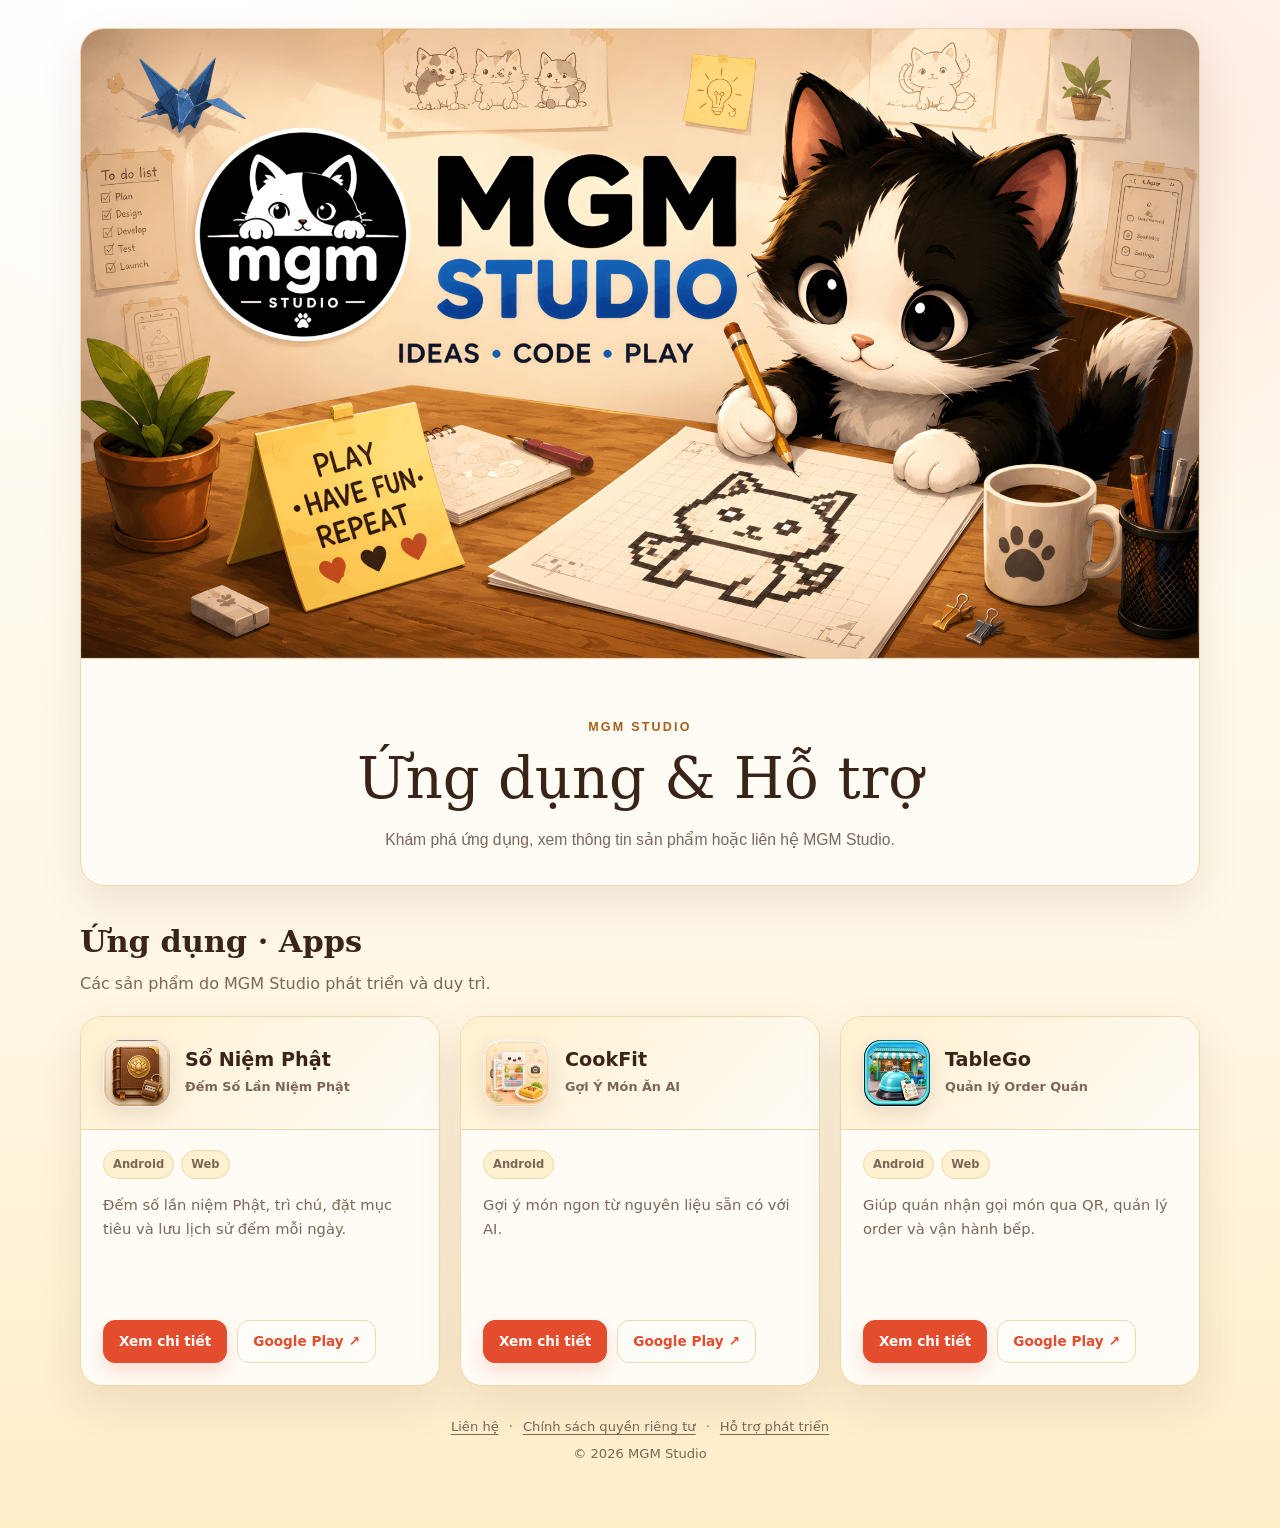
<file: index.html>
<!doctype html>
<html lang="vi">

<head>
  <!-- Google tag (gtag.js) -->
  <script async src="https://www.googletagmanager.com/gtag/js?id=G-17DVF7JDZR"></script>
  <script>
    window.dataLayer = window.dataLayer || [];
    function gtag() { dataLayer.push(arguments); }
    gtag('js', new Date());

    gtag('config', 'G-17DVF7JDZR');
  </script>
  <meta charset="utf-8" />
  <meta name="viewport" content="width=device-width, initial-scale=1" />
  <meta name="description" content="Khám phá ứng dụng, xem thông tin sản phẩm hoặc liên hệ MGM Studio." />
  <meta name="color-scheme" content="light" />
  <meta name="theme-color" content="#fff8e8" />
  <title>MGM Studio | Ứng dụng & Hỗ trợ</title>
  <link rel="stylesheet" href="./assets/site.css" />
</head>

<body>
  <main class="page-shell">
    <header class="hero">
      <figure class="cover">
       <a href="./" aria-label="Trang chủ">
         <img src="./assets/policy-cover.jpg" alt="MGM Studio — Ideas, Code, Play" width="2048" height="1152"
           fetchpriority="high" decoding="async" />
       </a>
      </figure>
      <div class="hero-content">
        <p class="eyebrow">MGM Studio</p>
        <h1>Ứng dụng &amp; Hỗ trợ</h1>
        <p class="subtitle">Khám phá ứng dụng, xem thông tin sản phẩm hoặc liên hệ MGM Studio.</p>
      </div>
    </header>


    <section id="applications" aria-labelledby="app-list-title">
      <div class="section-heading">
        <h2 id="app-list-title">Ứng dụng · Apps</h2>
        <p>Các sản phẩm do MGM Studio phát triển và duy trì.</p>
      </div>

      <div class="app-grid">
        <article class="app-card">
          <div class="app-card__top">
            <img class="app-icon" src="./assets/apps/chanting-icon.webp" alt="Biểu tượng Sổ Niệm Phật" width="512"
              height="512" loading="lazy" />
            <div>
              <p class="app-name">Sổ Niệm Phật</p>
              <p class="app-store-name">Đếm Số Lần Niệm Phật</p>
            </div>
          </div>
          <div class="app-card__body">
            <div class="app-platforms" aria-label="Thông tin ứng dụng">
              <span class="app-platform">Android</span>
              <span class="app-platform">Web</span>
            </div>
            <p class="app-description">Đếm số lần niệm Phật, trì chú, đặt mục tiêu và lưu lịch sử đếm mỗi ngày.</p>
            <div class="app-actions">
              <a class="button" href="./apps/chanting-counter/">Xem chi tiết</a>
              <a class="button button--secondary"
                href="https://play.google.com/store/apps/details?id=com.mgm.chantingcounter" target="_blank"
                rel="noopener noreferrer">Google Play ↗</a>
            </div>
          </div>
        </article>

        <article class="app-card">
          <div class="app-card__top">
            <img class="app-icon" src="./assets/apps/cookfit-icon.webp" alt="Biểu tượng CookFit" width="512"
              height="512" loading="lazy" />
            <div>
              <p class="app-name">CookFit</p>
              <p class="app-store-name">Gợi Ý Món Ăn AI</p>
            </div>
          </div>
          <div class="app-card__body">
            <div class="app-platforms" aria-label="Thông tin ứng dụng">
              <span class="app-platform">Android</span>
            </div>
            <p class="app-description">Gợi ý món ngon từ nguyên liệu sẵn có với AI.</p>
            <div class="app-actions">
              <a class="button" href="./apps/cookfit/">Xem chi tiết</a>
              <a class="button button--secondary" href="https://play.google.com/store/apps/details?id=com.mgm.cookfit"
                target="_blank" rel="noopener noreferrer">Google Play ↗</a>
            </div>
          </div>
        </article>

        <article class="app-card">
          <div class="app-card__top">
            <img class="app-icon" src="./assets/apps/tablego-icon.webp" alt="Biểu tượng TableGo" width="512"
              height="512" loading="lazy" />
            <div>
              <p class="app-name">TableGo</p>
              <p class="app-store-name">Quản lý Order Quán</p>
            </div>
          </div>
          <div class="app-card__body">
            <div class="app-platforms" aria-label="Thông tin ứng dụng">
              <span class="app-platform">Android</span>
              <span class="app-platform">Web</span>
            </div>
            <p class="app-description">Giúp quán nhận gọi món qua QR, quản lý order và vận hành bếp.</p>
            <div class="app-actions">
              <a class="button" href="./apps/tablego/">Xem chi tiết</a>
              <a class="button button--secondary" href="https://play.google.com/store/apps/details?id=com.mgm.tablego"
                target="_blank" rel="noopener noreferrer">Google Play ↗</a>
            </div>
          </div>
        </article>

        <!-- Bỏ thuộc tính hidden và bổ sung trang chi tiết khi VoiceDo được phát hành. -->
        <article class="app-card" hidden>
          <div class="app-card__top">
            <img class="app-icon" src="./assets/apps/voicedo-icon.png" alt="Biểu tượng VoiceDo" width="512"
              height="512" />
            <div>
              <p class="app-name">VoiceDo</p>
              <p class="app-store-name">Create with your voice</p>
            </div>
          </div>

          <div class="app-card__body">
            <div class="app-platforms" aria-label="Thông tin ứng dụng">
              <span class="app-platform">Android</span>
              <span class="app-platform">Web</span>
            </div>
            <p class="app-description">Giúp quán nhận gọi món qua QR, quản lý order và vận hành bếp.</p>
            <div class="app-actions">
              <a class="button" href="./apps/voicedo/">Xem chi tiết</a>
              <a class="button button--secondary" href="https://play.google.com/store/apps/details?id=com.mgm.voicedo"
                target="_blank" rel="noopener noreferrer">Google Play ↗</a>
            </div>
          </div>
        </article>
      </div>
    </section>

    <footer>
      <nav class="footer-links" aria-label="Liên kết hỗ trợ">
        <a href="mailto:support.mgm.studio@gmail.com">Liên hệ</a>
        <span aria-hidden="true">·</span>
        <a href="./privacy/">Chính sách quyền riêng tư</a>
        <span aria-hidden="true">·</span>
        <a href="./donate/">Hỗ trợ phát triển</a>
      </nav>
      <p class="copyright">© 2026 MGM Studio</p>
    </footer>
  </main>
</body>

</html>
</file>
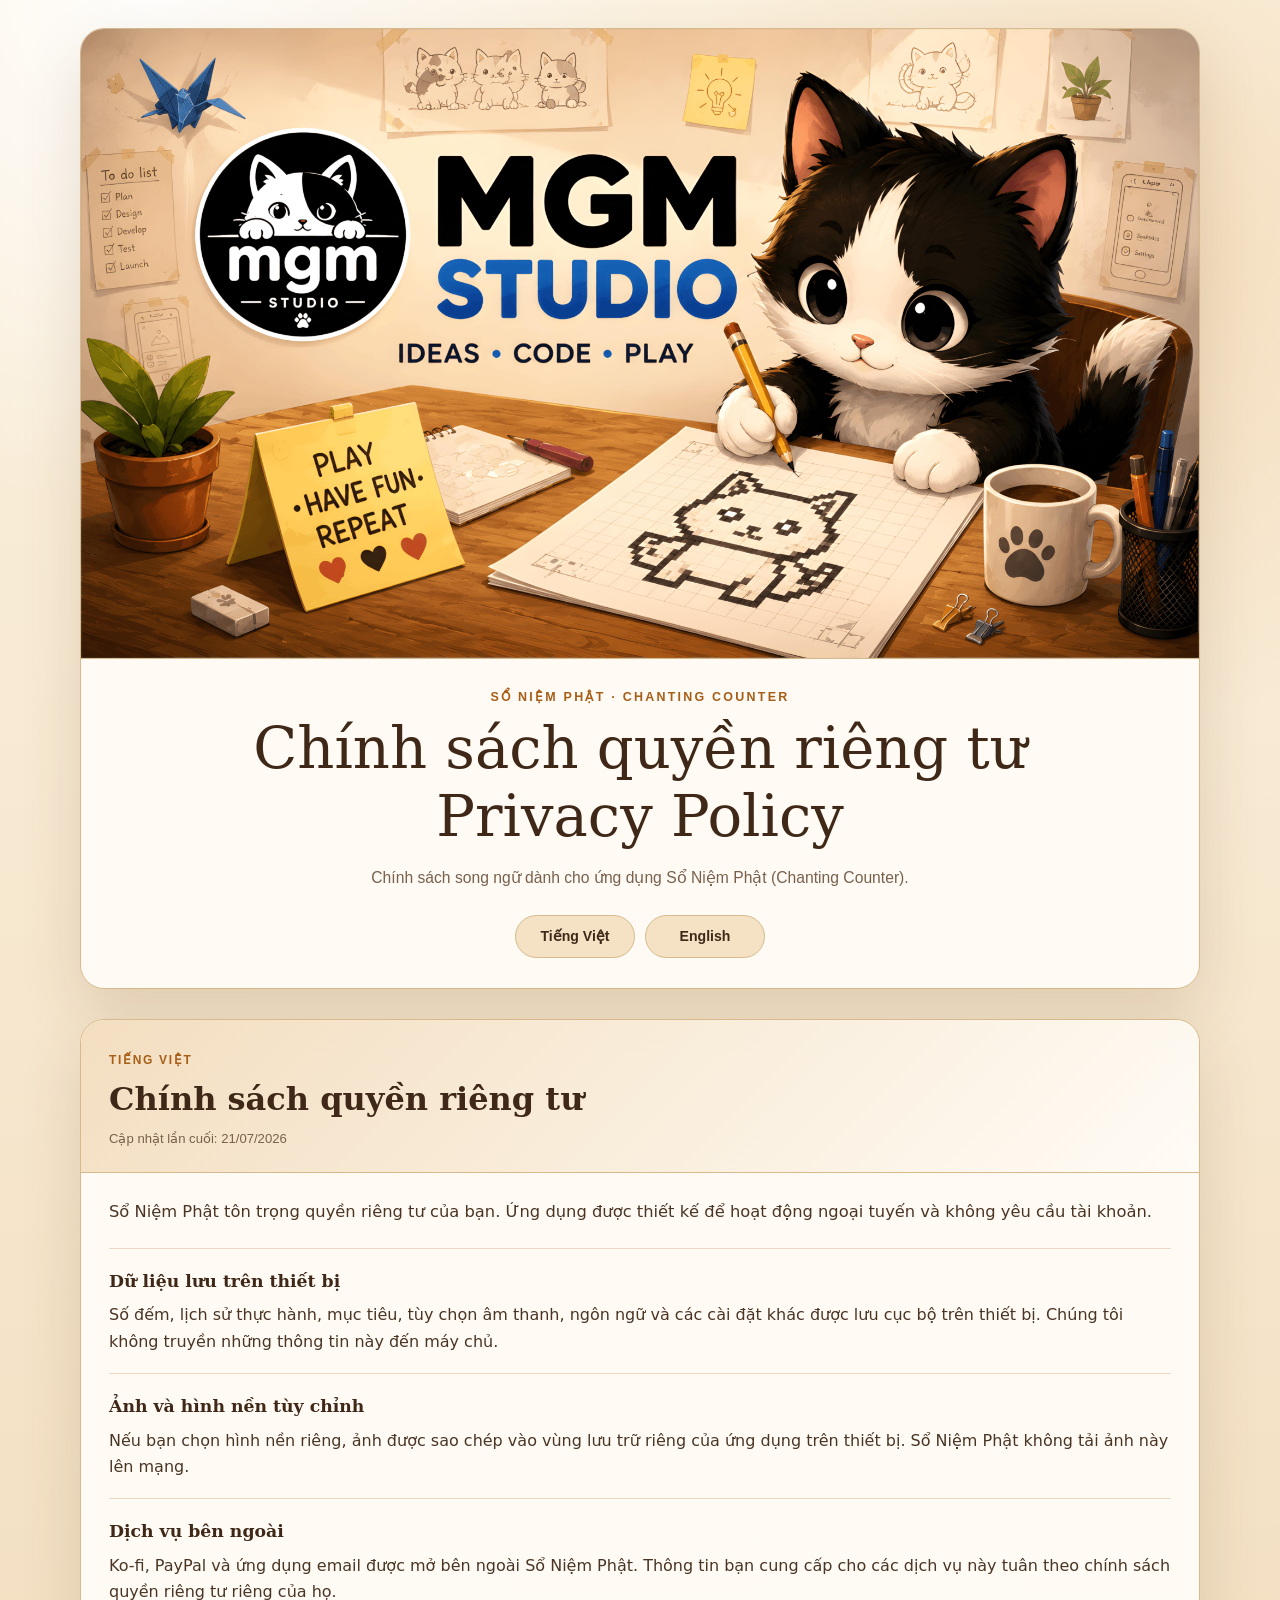
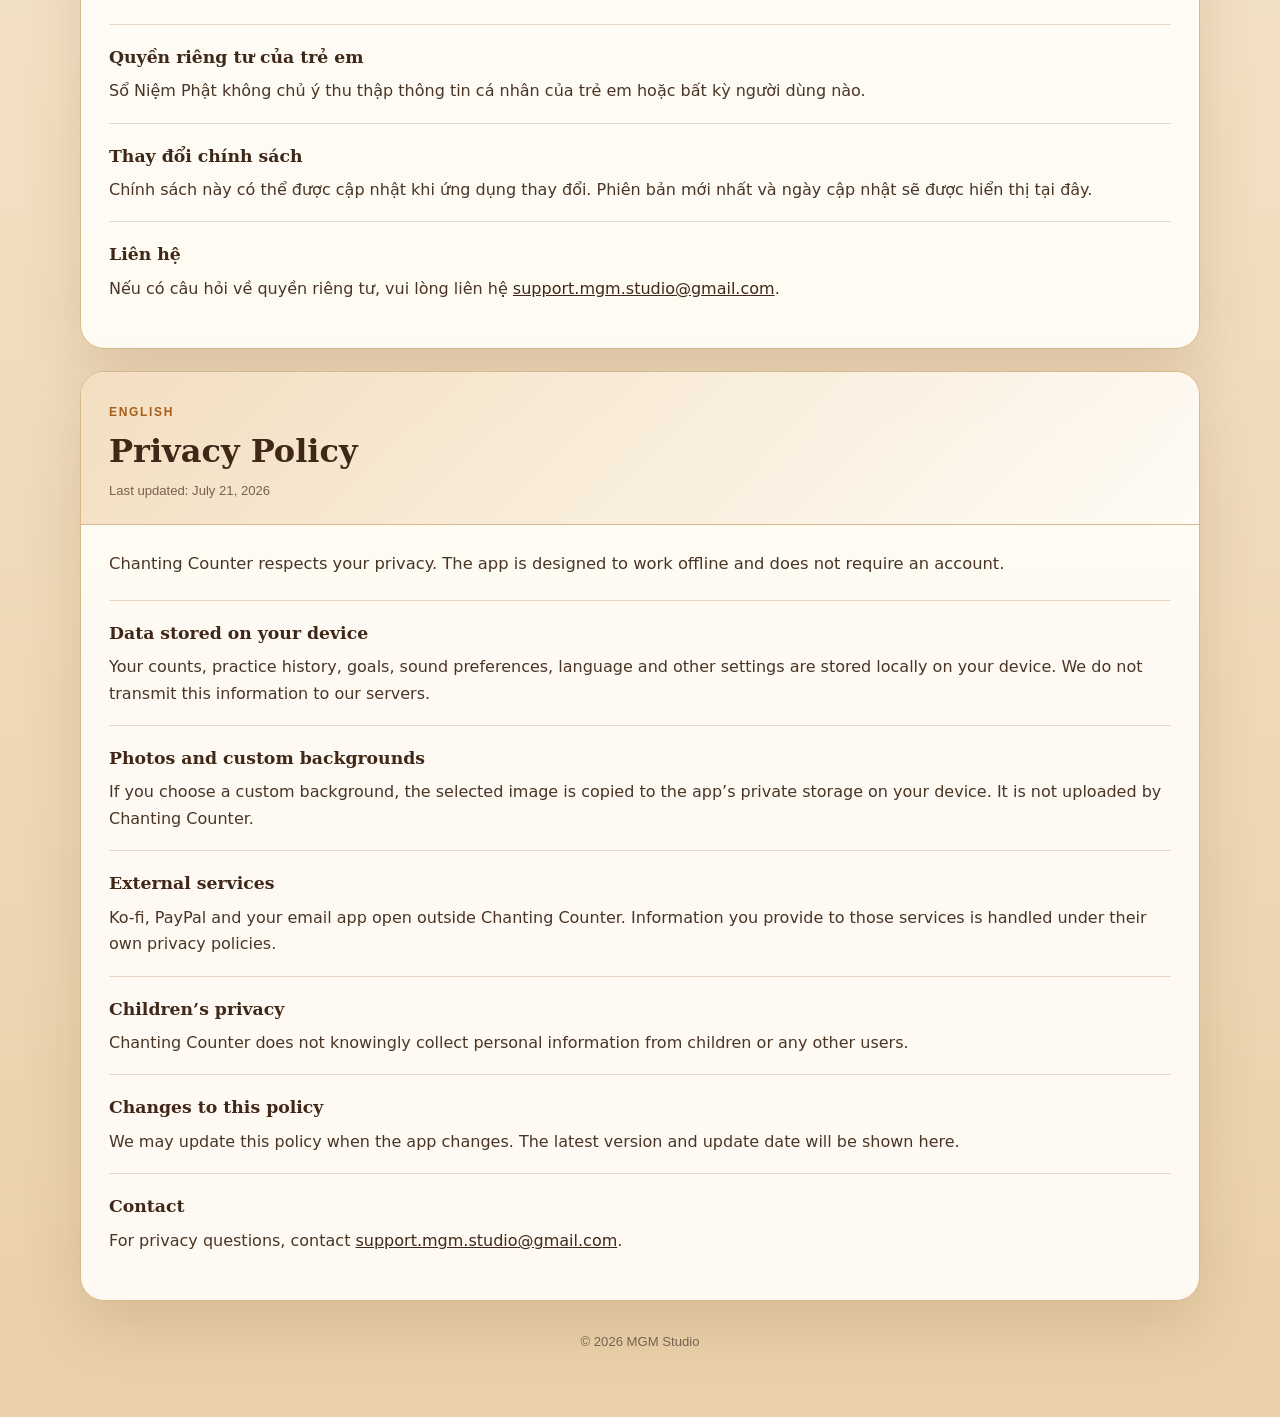
<file: chanting-counter/index.html>
<!doctype html>
<html lang="vi">
  <head>
    <meta charset="utf-8" />
    <meta name="viewport" content="width=device-width, initial-scale=1" />
    <meta
      name="description"
      content="Chính sách quyền riêng tư song ngữ của ứng dụng Sổ Niệm Phật (Chanting Counter)."
    />
    <meta name="color-scheme" content="light" />
    <meta name="theme-color" content="#f5e4c9" />
    <title>Chính sách quyền riêng tư | Privacy Policy</title>
    <style>
      :root {
        color-scheme: light;
        --background: #f3e0c3;
        --surface: rgba(255, 252, 246, 0.96);
        --surface-soft: #f5e2c5;
        --gold: #a75e18;
        --gold-bright: #3f2818;
        --text: #4a3525;
        --muted: #78604d;
        --border: #d7b98b;
        --shadow: rgba(104, 67, 29, 0.16);
      }

      * {
        box-sizing: border-box;
      }

      html {
        scroll-behavior: smooth;
      }

      body {
        margin: 0;
        min-height: 100vh;
        background:
          radial-gradient(circle at 12% 0%, rgba(255, 255, 255, 0.9), transparent 32rem),
          radial-gradient(circle at 88% 8%, rgba(219, 148, 64, 0.2), transparent 30rem),
          linear-gradient(180deg, #fbf1df 0%, var(--background) 55%, #ead0a9 100%);
        color: var(--text);
        font-family: "Segoe UI", "Noto Sans", "DejaVu Sans", Arial, sans-serif;
        line-height: 1.65;
      }

      a {
        color: var(--gold-bright);
      }

      a:focus-visible {
        outline: 2px solid var(--gold);
        outline-offset: 4px;
      }

      .page-shell {
        width: min(1120px, calc(100% - 32px));
        margin: 0 auto;
        padding: 28px 0 64px;
      }

      .hero {
        overflow: hidden;
        margin-bottom: 30px;
        border: 1px solid var(--border);
        border-radius: 24px;
        background: var(--surface);
        box-shadow: 0 24px 60px var(--shadow);
        text-align: center;
      }

      .cover {
        overflow: hidden;
        margin: 0;
        border-bottom: 1px solid var(--border);
        background: #f1d2a5;
      }

      .cover img {
        display: block;
        width: 100%;
        height: auto;
        aspect-ratio: 16 / 9;
        object-fit: cover;
      }

      .eyebrow {
        margin: 28px 24px 8px;
        color: var(--gold);
        font-family: Arial, Helvetica, sans-serif;
        font-size: 0.78rem;
        font-weight: 700;
        letter-spacing: 0.18em;
        text-transform: uppercase;
      }

      h1 {
        margin: 0;
        padding: 0 24px;
        color: var(--gold-bright);
        font-family: "Noto Serif", "DejaVu Serif", "Times New Roman", serif;
        font-size: clamp(2rem, 5vw, 3.6rem);
        font-weight: 500;
        line-height: 1.18;
      }

      .subtitle {
        max-width: 680px;
        margin: 14px auto 0;
        padding: 0 24px;
        color: var(--muted);
        font-family: Arial, Helvetica, sans-serif;
        font-size: 0.98rem;
      }

      .language-nav {
        display: flex;
        justify-content: center;
        gap: 10px;
        margin: 24px 24px 30px;
      }

      .language-nav a {
        min-width: 120px;
        padding: 9px 16px;
        border: 1px solid var(--border);
        border-radius: 999px;
        background: var(--surface-soft);
        color: var(--gold-bright);
        font-family: Arial, Helvetica, sans-serif;
        font-size: 0.88rem;
        font-weight: 700;
        text-decoration: none;
      }

      .language-nav a:hover {
        border-color: var(--gold);
        background: #edd0a4;
      }

      .policies {
        display: grid;
        grid-template-columns: 1fr;
        gap: 22px;
        align-items: start;
      }

      .policy {
        overflow: hidden;
        border: 1px solid var(--border);
        border-radius: 24px;
        background: var(--surface);
        box-shadow: 0 24px 60px var(--shadow);
      }

      .policy-header {
        padding: 26px 28px 22px;
        border-bottom: 1px solid var(--border);
        background: linear-gradient(135deg, #f3dec0, rgba(255, 252, 246, 0.6));
      }

      .language-label {
        display: inline-block;
        margin-bottom: 8px;
        color: var(--gold);
        font-family: Arial, Helvetica, sans-serif;
        font-size: 0.75rem;
        font-weight: 800;
        letter-spacing: 0.14em;
        text-transform: uppercase;
      }

      h2 {
        margin: 0;
        color: var(--gold-bright);
        font-family: "Noto Serif", "DejaVu Serif", "Times New Roman", serif;
        font-size: clamp(1.55rem, 3vw, 2rem);
        font-weight: 600;
        line-height: 1.25;
      }

      .updated {
        margin: 9px 0 0;
        color: var(--muted);
        font-family: Arial, Helvetica, sans-serif;
        font-size: 0.82rem;
      }

      .policy-body {
        padding: 8px 28px 28px;
      }

      .intro {
        margin: 18px 0 22px;
        font-size: 1.02rem;
      }

      .policy section {
        padding: 18px 0;
        border-top: 1px solid rgba(167, 94, 24, 0.22);
      }

      h3 {
        margin: 0 0 7px;
        color: var(--gold-bright);
        font-family: "Noto Serif", "DejaVu Serif", "Times New Roman", serif;
        font-size: 1.08rem;
        font-weight: 700;
      }

      p {
        margin: 0;
      }

      footer {
        margin-top: 30px;
        color: var(--muted);
        font-family: Arial, Helvetica, sans-serif;
        font-size: 0.82rem;
        text-align: center;
      }

      img {
          max-width: 100%;
          height: auto;
          display: block;
      }


      @media (max-width: 820px) {
        .page-shell {
          padding-top: 22px;
        }

        .policies {
          grid-template-columns: 1fr;
        }
      }

      @media (max-width: 520px) {
        .page-shell {
          width: min(100% - 20px, 1120px);
          padding-top: 12px;
        }

        .language-nav {
          flex-direction: column;
          align-items: stretch;
        }

        .language-nav a {
          text-align: center;
        }

        .hero,
        .policy {
          border-radius: 18px;
        }

        .eyebrow {
          margin-top: 22px;
        }

        .policy-header,
        .policy-body {
          padding-right: 20px;
          padding-left: 20px;
        }
      }

      @media (prefers-reduced-motion: reduce) {
        html {
          scroll-behavior: auto;
        }
      }
    </style>
  </head>
  <body>
    <main class="page-shell">
      <header class="hero">
        <figure class="cover">
          <img
            src="../assets/policy-cover.jpg"
            alt="MGM Studio — Ideas, Code, Play"
            width="2048"
            height="1152"
            fetchpriority="high"
            decoding="async"
          />
        </figure>

        <p class="eyebrow">Sổ Niệm Phật · Chanting Counter</p>
        <h1>Chính sách quyền riêng tư<br />Privacy Policy</h1>
        <p class="subtitle">
          Chính sách song ngữ dành cho ứng dụng Sổ Niệm Phật (Chanting Counter).
        </p>
        <nav class="language-nav" aria-label="Chọn ngôn ngữ · Choose a language">
          <a href="#tieng-viet">Tiếng Việt</a>
          <a href="#english">English</a>
        </nav>
      </header>

      <div class="policies">
        <article class="policy" id="tieng-viet" lang="vi">
          <header class="policy-header">
            <span class="language-label">Tiếng Việt</span>
            <h2>Chính sách quyền riêng tư</h2>
            <p class="updated">Cập nhật lần cuối: 21/07/2026</p>
          </header>
          <div class="policy-body">
            <p class="intro">
              Sổ Niệm Phật tôn trọng quyền riêng tư của bạn. Ứng dụng được thiết kế để
              hoạt động ngoại tuyến và không yêu cầu tài khoản.
            </p>

            <section>
              <h3>Dữ liệu lưu trên thiết bị</h3>
              <p>
                Số đếm, lịch sử thực hành, mục tiêu, tùy chọn âm thanh, ngôn ngữ và các
                cài đặt khác được lưu cục bộ trên thiết bị. Chúng tôi không truyền những
                thông tin này đến máy chủ.
              </p>
            </section>

            <section>
              <h3>Ảnh và hình nền tùy chỉnh</h3>
              <p>
                Nếu bạn chọn hình nền riêng, ảnh được sao chép vào vùng lưu trữ riêng
                của ứng dụng trên thiết bị. Sổ Niệm Phật không tải ảnh này lên mạng.
              </p>
            </section>

            <section>
              <h3>Dịch vụ bên ngoài</h3>
              <p>
                Ko-fi, PayPal và ứng dụng email được mở bên ngoài Sổ Niệm Phật. Thông
                tin bạn cung cấp cho các dịch vụ này tuân theo chính sách quyền riêng
                tư riêng của họ.
              </p>
            </section>

            <section>
              <h3>Quyền riêng tư của trẻ em</h3>
              <p>
                Sổ Niệm Phật không chủ ý thu thập thông tin cá nhân của trẻ em hoặc bất
                kỳ người dùng nào.
              </p>
            </section>

            <section>
              <h3>Thay đổi chính sách</h3>
              <p>
                Chính sách này có thể được cập nhật khi ứng dụng thay đổi. Phiên bản
                mới nhất và ngày cập nhật sẽ được hiển thị tại đây.
              </p>
            </section>

            <section>
              <h3>Liên hệ</h3>
              <p>
                Nếu có câu hỏi về quyền riêng tư, vui lòng liên hệ
                <a href="mailto:support.mgm.studio@gmail.com">support.mgm.studio@gmail.com</a>.
              </p>
            </section>
          </div>
        </article>

        <article class="policy" id="english" lang="en">
          <header class="policy-header">
            <span class="language-label">English</span>
            <h2>Privacy Policy</h2>
            <p class="updated">Last updated: July 21, 2026</p>
          </header>
          <div class="policy-body">
            <p class="intro">
              Chanting Counter respects your privacy. The app is designed to work
              offline and does not require an account.
            </p>

            <section>
              <h3>Data stored on your device</h3>
              <p>
                Your counts, practice history, goals, sound preferences, language and
                other settings are stored locally on your device. We do not transmit
                this information to our servers.
              </p>
            </section>

            <section>
              <h3>Photos and custom backgrounds</h3>
              <p>
                If you choose a custom background, the selected image is copied to the
                app’s private storage on your device. It is not uploaded by Chanting
                Counter.
              </p>
            </section>

            <section>
              <h3>External services</h3>
              <p>
                Ko-fi, PayPal and your email app open outside Chanting Counter.
                Information you provide to those services is handled under their own
                privacy policies.
              </p>
            </section>

            <section>
              <h3>Children’s privacy</h3>
              <p>
                Chanting Counter does not knowingly collect personal information from
                children or any other users.
              </p>
            </section>

            <section>
              <h3>Changes to this policy</h3>
              <p>
                We may update this policy when the app changes. The latest version and
                update date will be shown here.
              </p>
            </section>

            <section>
              <h3>Contact</h3>
              <p>
                For privacy questions, contact
                <a href="mailto:support.mgm.studio@gmail.com">support.mgm.studio@gmail.com</a>.
              </p>
            </section>
          </div>
        </article>
      </div>

      <footer>© 2026 MGM Studio</footer>
    </main>
  </body>
</html>
</file>
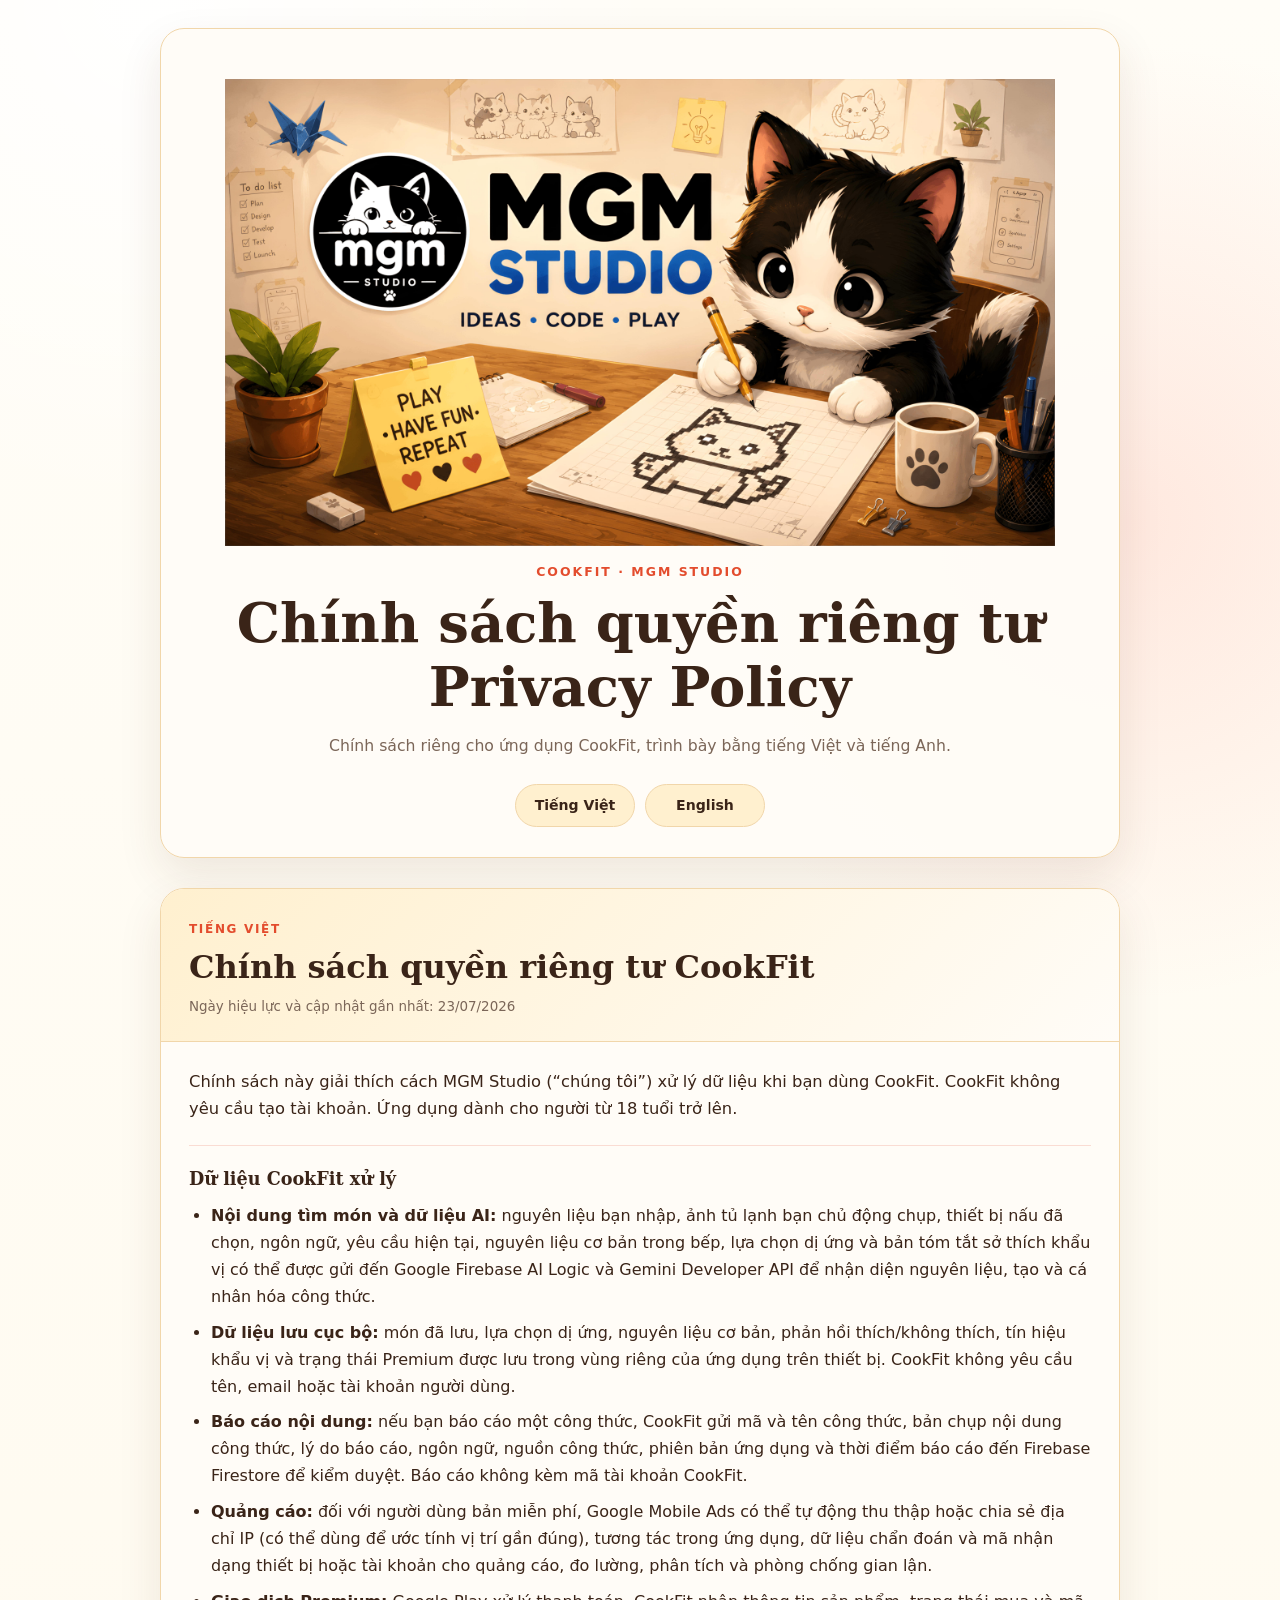
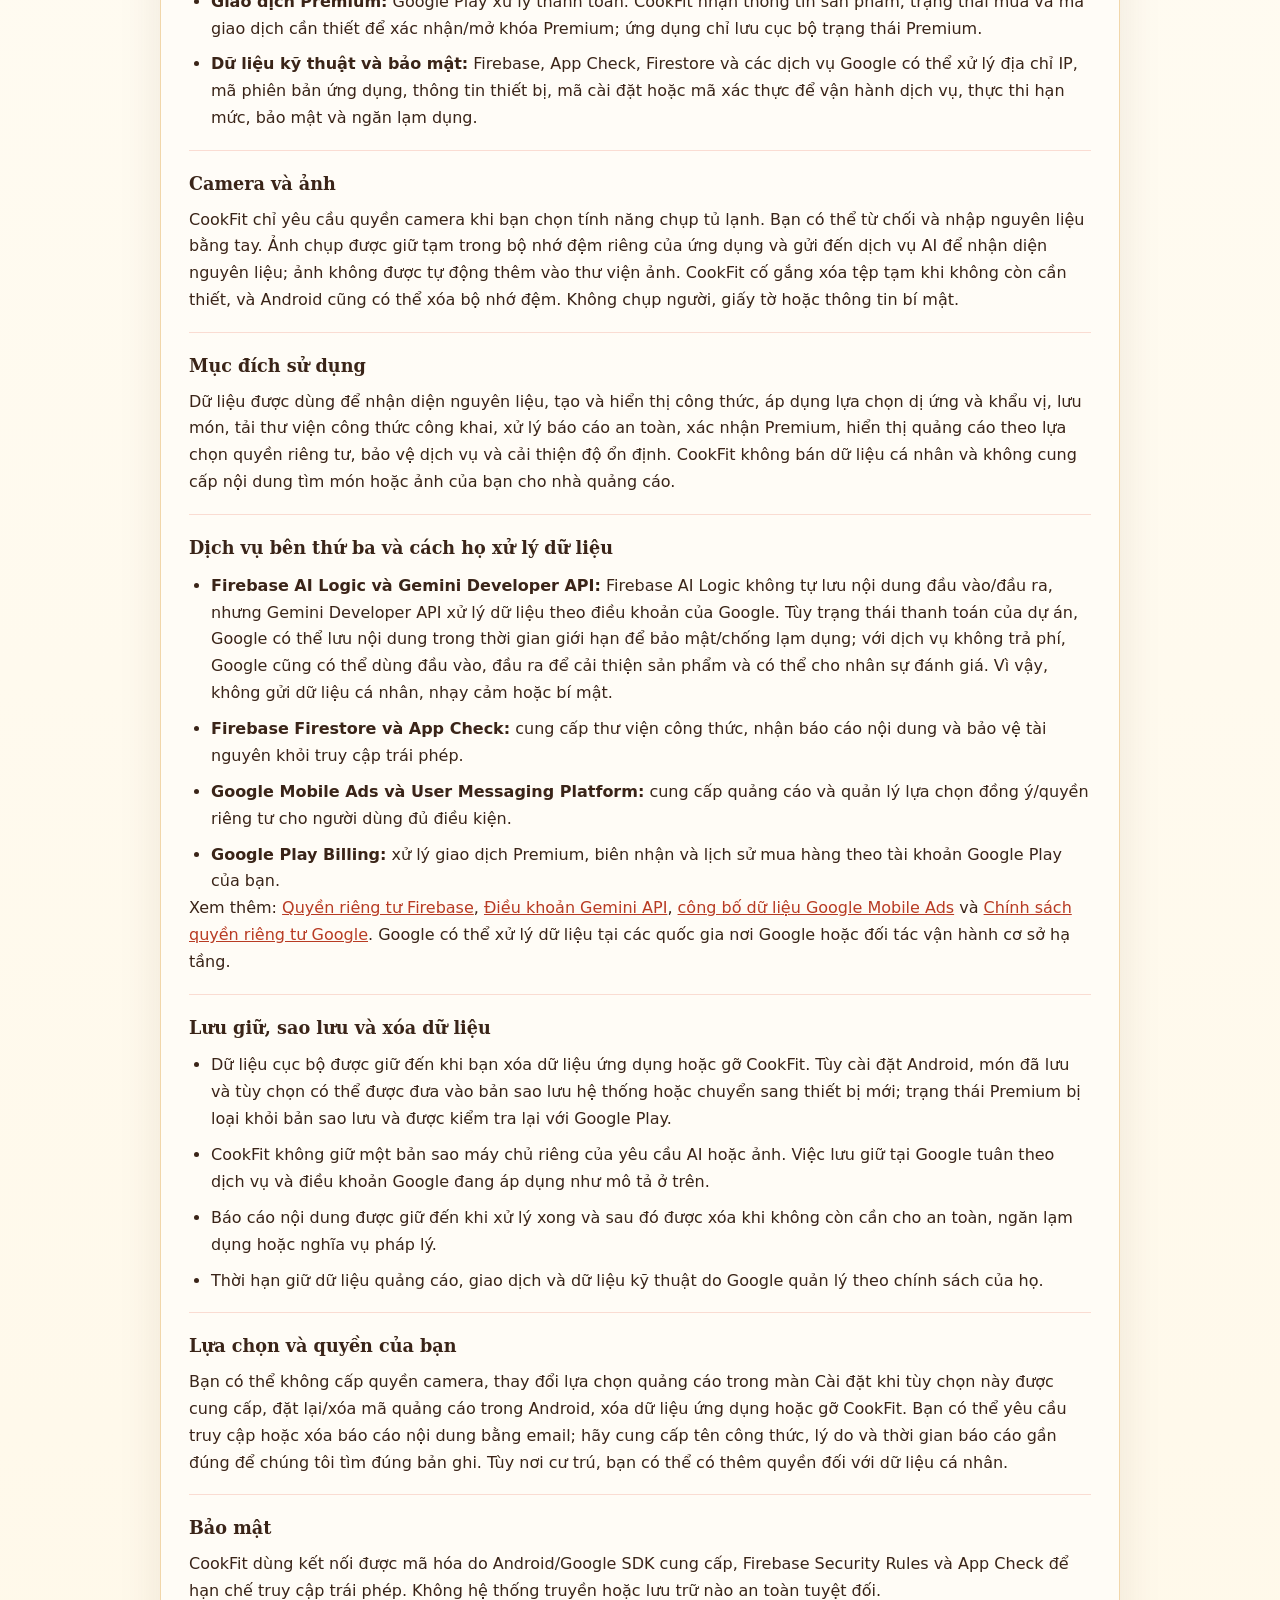
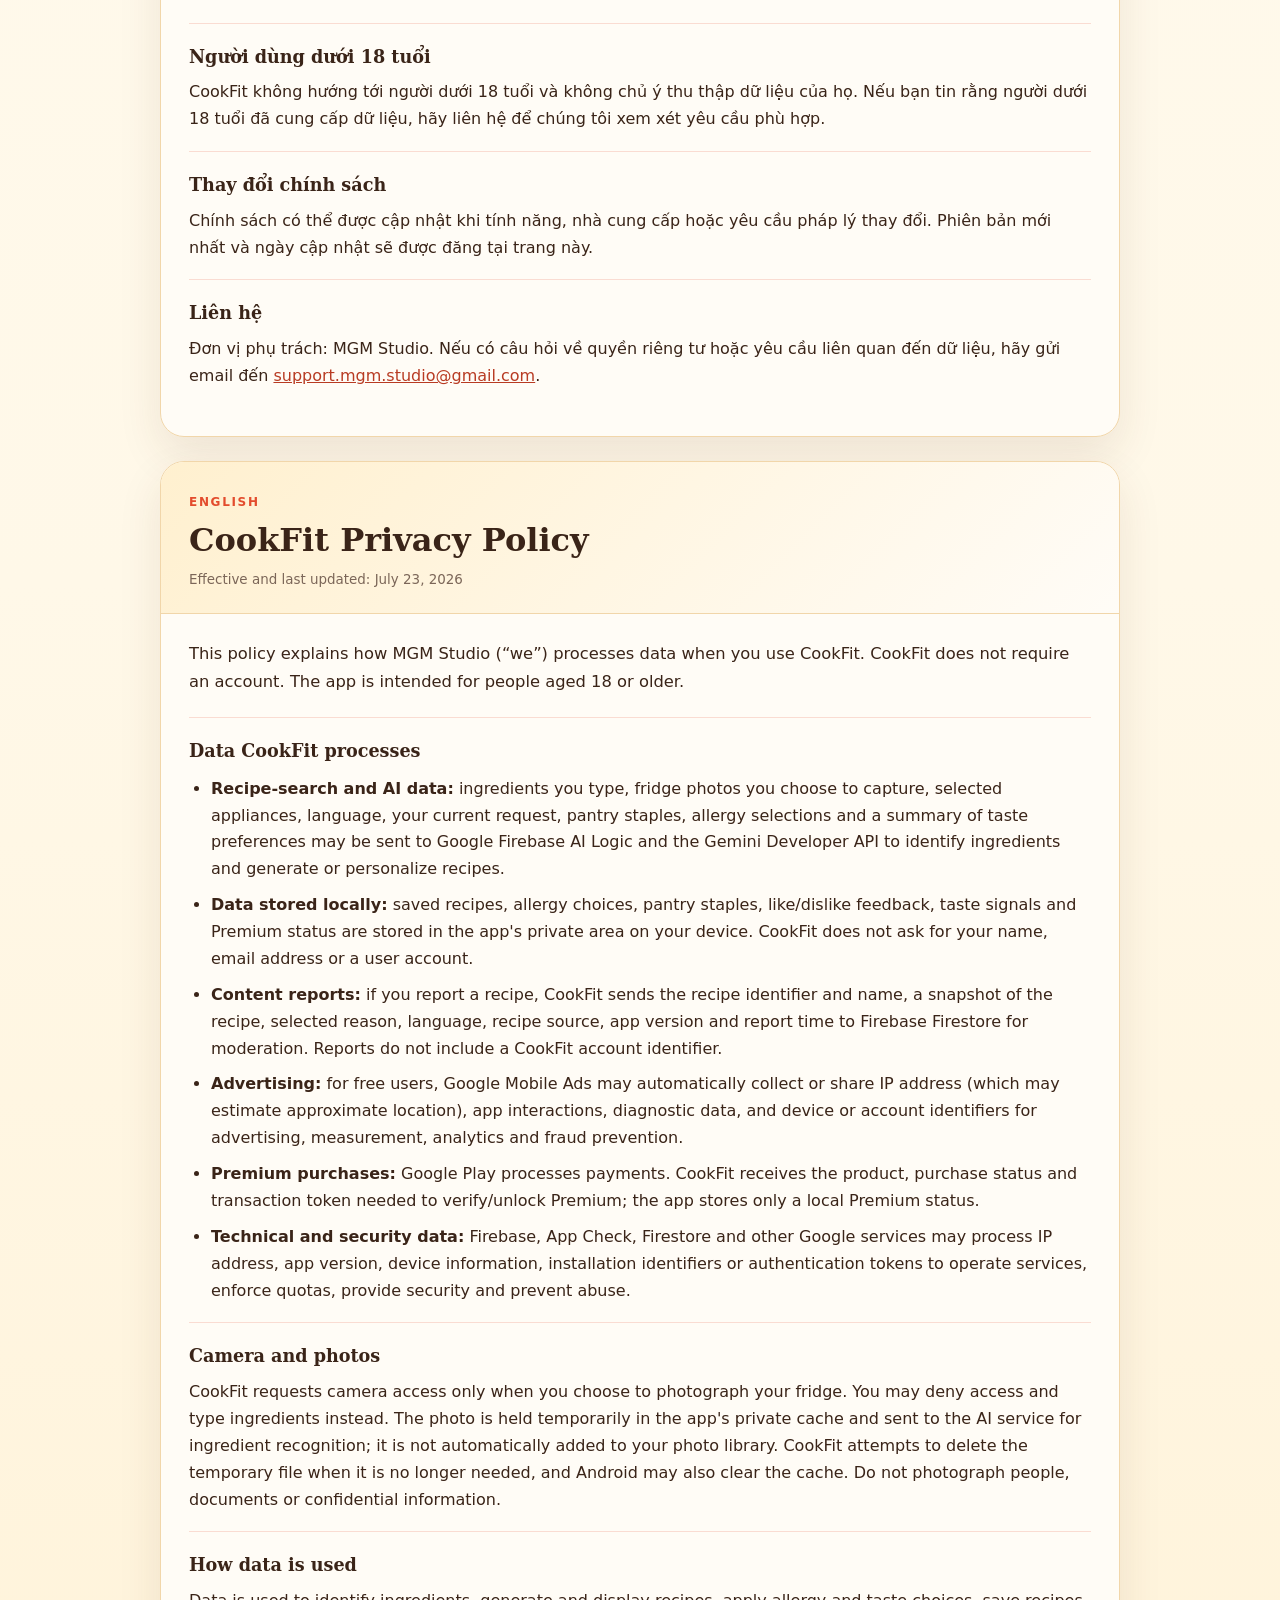
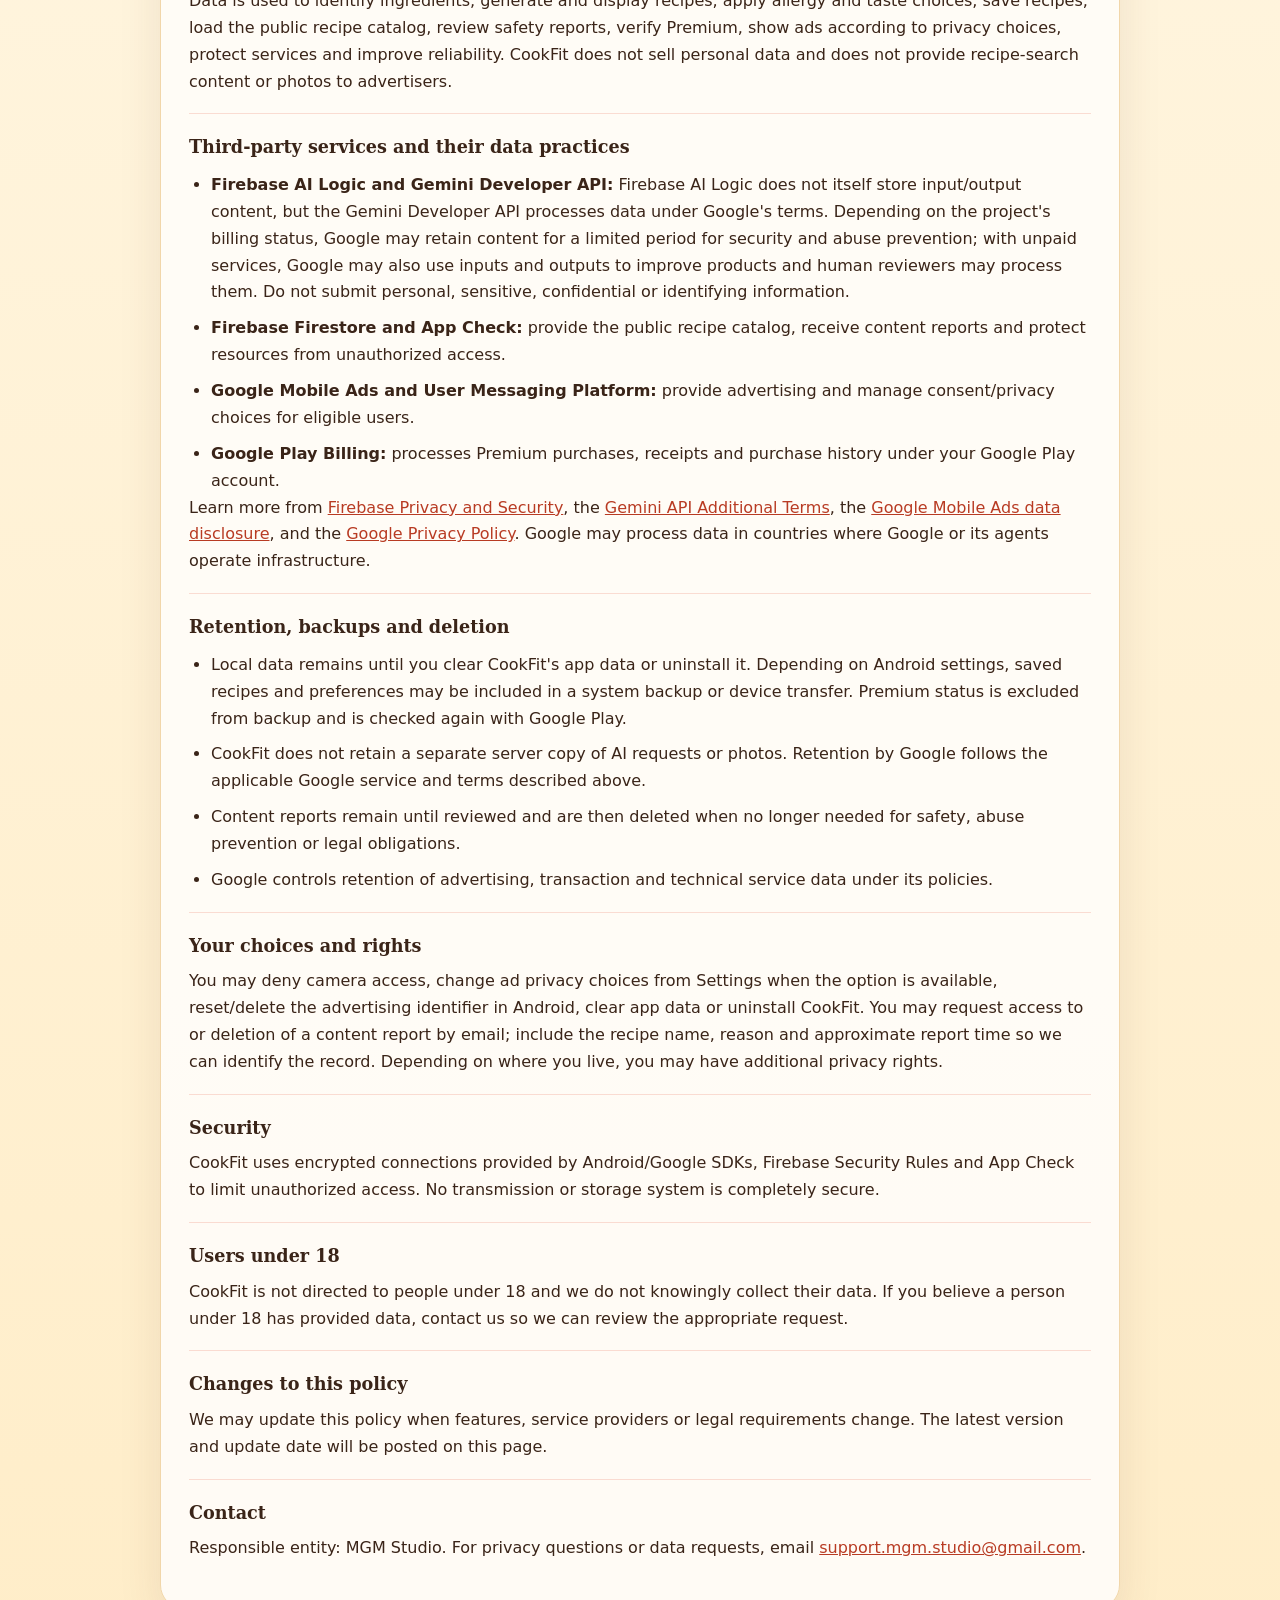
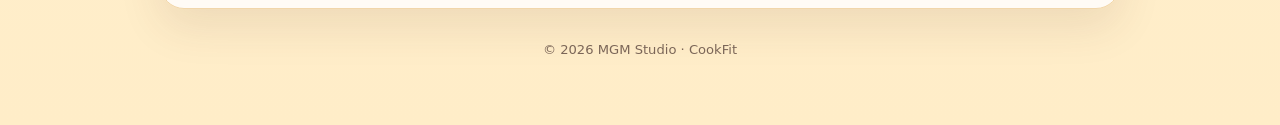
<file: cookfit/index.html>
<!doctype html>
<html lang="vi">
  <head>
    <meta charset="utf-8" />
    <meta name="viewport" content="width=device-width, initial-scale=1" />
    <meta
      name="description"
      content="Chính sách quyền riêng tư song ngữ của ứng dụng CookFit."
    />
    <meta name="color-scheme" content="light" />
    <meta name="theme-color" content="#fff8e8" />
    <title>CookFit | Chính sách quyền riêng tư · Privacy Policy</title>
    <style>
      :root {
        color-scheme: light;
        --background: #fff8e8;
        --surface: rgba(255, 252, 247, 0.97);
        --surface-soft: #fff0cf;
        --accent: #e34c2d;
        --accent-soft: #ff806b;
        --text: #3a2418;
        --muted: #7b6658;
        --border: #f1d6aa;
        --shadow: rgba(88, 53, 30, 0.1);
      }

      * {
        box-sizing: border-box;
      }

      html {
        scroll-behavior: smooth;
      }

      body {
        margin: 0;
        min-height: 100vh;
        background:
          radial-gradient(circle at 12% 0%, rgba(255, 255, 255, 0.92), transparent 32rem),
          radial-gradient(circle at 88% 8%, rgba(255, 128, 107, 0.16), transparent 30rem),
          linear-gradient(180deg, #fffdf7 0%, var(--background) 58%, #ffedc8 100%);
        color: var(--text);
        font-family: "Segoe UI", "Noto Sans", "DejaVu Sans", Arial, sans-serif;
        line-height: 1.68;
      }

      a {
        color: #b83b23;
        overflow-wrap: anywhere;
      }

      a:focus-visible {
        outline: 2px solid var(--accent);
        outline-offset: 4px;
      }

      .page-shell {
        width: min(960px, calc(100% - 32px));
        margin: 0 auto;
        padding: 28px 0 64px;
      }

      .hero,
      .policy {
        overflow: hidden;
        border: 1px solid var(--border);
        border-radius: 24px;
        background: var(--surface);
        box-shadow: 0 18px 44px var(--shadow);
      }

      .hero {
        margin-bottom: 30px;
        padding: 34px 24px 30px;
        text-align: center;
      }

      .brand-mark {
        display: inline-flex;
        align-items: center;
        justify-content: center;
        min-width: 156px;
        min-height: 56px;
        margin-bottom: 12px;
        border: 1px solid var(--border);
        border-radius: 999px;
        background: var(--surface-soft);
        color: var(--text);
        font-size: 1.35rem;
        font-weight: 800;
      }

      .eyebrow {
        margin: 0 0 8px;
        color: var(--accent);
        font-size: 0.78rem;
        font-weight: 800;
        letter-spacing: 0.16em;
        text-transform: uppercase;
      }

      h1 {
        margin: 0;
        color: var(--text);
        font-family: "Noto Serif", "DejaVu Serif", "Times New Roman", serif;
        font-size: clamp(2rem, 5vw, 3.4rem);
        line-height: 1.18;
      }

      .subtitle {
        max-width: 700px;
        margin: 14px auto 0;
        color: var(--muted);
        font-size: 0.98rem;
      }

      .language-nav {
        display: flex;
        justify-content: center;
        gap: 10px;
        margin-top: 24px;
      }

      .language-nav a {
        min-width: 120px;
        padding: 9px 16px;
        border: 1px solid var(--border);
        border-radius: 999px;
        background: var(--surface-soft);
        color: var(--text);
        font-size: 0.88rem;
        font-weight: 800;
        text-decoration: none;
      }

      .language-nav a:hover {
        border-color: var(--accent-soft);
        background: #ffe4bd;
      }

      .policies {
        display: grid;
        gap: 24px;
      }

      .policy-header {
        padding: 26px 28px 22px;
        border-bottom: 1px solid var(--border);
        background: linear-gradient(135deg, #fff0cf, rgba(255, 252, 247, 0.72));
      }

      .language-label {
        display: inline-block;
        margin-bottom: 8px;
        color: var(--accent);
        font-size: 0.75rem;
        font-weight: 800;
        letter-spacing: 0.14em;
        text-transform: uppercase;
      }

      h2 {
        margin: 0;
        color: var(--text);
        font-family: "Noto Serif", "DejaVu Serif", "Times New Roman", serif;
        font-size: clamp(1.55rem, 3vw, 2rem);
        line-height: 1.25;
      }

      .updated {
        margin: 9px 0 0;
        color: var(--muted);
        font-size: 0.84rem;
      }

      .policy-body {
        padding: 8px 28px 28px;
      }

      .intro {
        margin: 18px 0 22px;
        font-size: 1.02rem;
      }

      .policy section {
        padding: 18px 0;
        border-top: 1px solid rgba(227, 76, 45, 0.18);
      }

      h3 {
        margin: 0 0 8px;
        color: var(--text);
        font-family: "Noto Serif", "DejaVu Serif", "Times New Roman", serif;
        font-size: 1.1rem;
      }

      p {
        margin: 0;
      }

      ul {
        margin: 10px 0 0;
        padding-left: 22px;
      }

      li + li {
        margin-top: 9px;
      }

      footer {
        margin-top: 30px;
        color: var(--muted);
        font-size: 0.82rem;
        text-align: center;
      }

      img {
          max-width: 100%;
          height: auto;
          display: block;
      }

      @media (max-width: 520px) {
        .page-shell {
          width: min(100% - 20px, 960px);
          padding-top: 12px;
        }

        .hero,
        .policy {
          border-radius: 18px;
        }

        .hero {
          padding-right: 18px;
          padding-left: 18px;
        }

        .language-nav {
          flex-direction: column;
        }

        .policy-header,
        .policy-body {
          padding-right: 20px;
          padding-left: 20px;
        }
      }

      @media (prefers-reduced-motion: reduce) {
        html {
          scroll-behavior: auto;
        }
      }
    </style>
  </head>
  <body>
    <main class="page-shell">
      <header class="hero">
      <figure class="cover">
          <img
            src="../assets/policy-cover.jpg"
            alt="MGM Studio — Ideas, Code, Play"
            width="2048"
            height="1152"
            fetchpriority="high"
            decoding="async"
          />
        </figure>
        <p class="eyebrow">CookFit · MGM Studio</p>
        <h1>Chính sách quyền riêng tư<br />Privacy Policy</h1>
        <p class="subtitle">
          Chính sách riêng cho ứng dụng CookFit, trình bày bằng tiếng Việt và tiếng Anh.
        </p>
        <nav class="language-nav" aria-label="Chọn ngôn ngữ · Choose a language">
          <a href="#tieng-viet">Tiếng Việt</a>
          <a href="#english">English</a>
        </nav>
      </header>

      <div class="policies">
        <article class="policy" id="tieng-viet" lang="vi">
          <header class="policy-header">
            <span class="language-label">Tiếng Việt</span>
            <h2>Chính sách quyền riêng tư CookFit</h2>
            <p class="updated">Ngày hiệu lực và cập nhật gần nhất: 23/07/2026</p>
          </header>
          <div class="policy-body">
            <p class="intro">
              Chính sách này giải thích cách MGM Studio (“chúng tôi”) xử lý dữ liệu khi
              bạn dùng CookFit. CookFit không yêu cầu tạo tài khoản. Ứng dụng dành cho
              người từ 18 tuổi trở lên.
            </p>

            <section>
              <h3>Dữ liệu CookFit xử lý</h3>
              <ul>
                <li>
                  <strong>Nội dung tìm món và dữ liệu AI:</strong> nguyên liệu bạn nhập,
                  ảnh tủ lạnh bạn chủ động chụp, thiết bị nấu đã chọn, ngôn ngữ, yêu cầu
                  hiện tại, nguyên liệu cơ bản trong bếp, lựa chọn dị ứng và bản tóm tắt
                  sở thích khẩu vị có thể được gửi đến Google Firebase AI Logic và
                  Gemini Developer API để nhận diện nguyên liệu, tạo và cá nhân hóa
                  công thức.
                </li>
                <li>
                  <strong>Dữ liệu lưu cục bộ:</strong> món đã lưu, lựa chọn dị ứng,
                  nguyên liệu cơ bản, phản hồi thích/không thích, tín hiệu khẩu vị và
                  trạng thái Premium được lưu trong vùng riêng của ứng dụng trên thiết
                  bị. CookFit không yêu cầu tên, email hoặc tài khoản người dùng.
                </li>
                <li>
                  <strong>Báo cáo nội dung:</strong> nếu bạn báo cáo một công thức,
                  CookFit gửi mã và tên công thức, bản chụp nội dung công thức, lý do
                  báo cáo, ngôn ngữ, nguồn công thức, phiên bản ứng dụng và thời điểm
                  báo cáo đến Firebase Firestore để kiểm duyệt. Báo cáo không kèm mã
                  tài khoản CookFit.
                </li>
                <li>
                  <strong>Quảng cáo:</strong> đối với người dùng bản miễn phí, Google
                  Mobile Ads có thể tự động thu thập hoặc chia sẻ địa chỉ IP (có thể
                  dùng để ước tính vị trí gần đúng), tương tác trong ứng dụng, dữ liệu
                  chẩn đoán và mã nhận dạng thiết bị hoặc tài khoản cho quảng cáo, đo
                  lường, phân tích và phòng chống gian lận.
                </li>
                <li>
                  <strong>Giao dịch Premium:</strong> Google Play xử lý thanh toán.
                  CookFit nhận thông tin sản phẩm, trạng thái mua và mã giao dịch cần
                  thiết để xác nhận/mở khóa Premium; ứng dụng chỉ lưu cục bộ trạng thái
                  Premium.
                </li>
                <li>
                  <strong>Dữ liệu kỹ thuật và bảo mật:</strong> Firebase, App Check,
                  Firestore và các dịch vụ Google có thể xử lý địa chỉ IP, mã phiên bản
                  ứng dụng, thông tin thiết bị, mã cài đặt hoặc mã xác thực để vận hành
                  dịch vụ, thực thi hạn mức, bảo mật và ngăn lạm dụng.
                </li>
              </ul>
            </section>

            <section>
              <h3>Camera và ảnh</h3>
              <p>
                CookFit chỉ yêu cầu quyền camera khi bạn chọn tính năng chụp tủ lạnh.
                Bạn có thể từ chối và nhập nguyên liệu bằng tay. Ảnh chụp được giữ tạm
                trong bộ nhớ đệm riêng của ứng dụng và gửi đến dịch vụ AI để nhận diện
                nguyên liệu; ảnh không được tự động thêm vào thư viện ảnh. CookFit cố
                gắng xóa tệp tạm khi không còn cần thiết, và Android cũng có thể xóa bộ
                nhớ đệm. Không chụp người, giấy tờ hoặc thông tin bí mật.
              </p>
            </section>

            <section>
              <h3>Mục đích sử dụng</h3>
              <p>
                Dữ liệu được dùng để nhận diện nguyên liệu, tạo và hiển thị công thức,
                áp dụng lựa chọn dị ứng và khẩu vị, lưu món, tải thư viện công thức công
                khai, xử lý báo cáo an toàn, xác nhận Premium, hiển thị quảng cáo theo
                lựa chọn quyền riêng tư, bảo vệ dịch vụ và cải thiện độ ổn định.
                CookFit không bán dữ liệu cá nhân và không cung cấp nội dung tìm món
                hoặc ảnh của bạn cho nhà quảng cáo.
              </p>
            </section>

            <section>
              <h3>Dịch vụ bên thứ ba và cách họ xử lý dữ liệu</h3>
              <ul>
                <li>
                  <strong>Firebase AI Logic và Gemini Developer API:</strong> Firebase
                  AI Logic không tự lưu nội dung đầu vào/đầu ra, nhưng Gemini Developer
                  API xử lý dữ liệu theo điều khoản của Google. Tùy trạng thái thanh
                  toán của dự án, Google có thể lưu nội dung trong thời gian giới hạn
                  để bảo mật/chống lạm dụng; với dịch vụ không trả phí, Google cũng có
                  thể dùng đầu vào, đầu ra để cải thiện sản phẩm và có thể cho nhân sự
                  đánh giá. Vì vậy, không gửi dữ liệu cá nhân, nhạy cảm hoặc bí mật.
                </li>
                <li>
                  <strong>Firebase Firestore và App Check:</strong> cung cấp thư viện
                  công thức, nhận báo cáo nội dung và bảo vệ tài nguyên khỏi truy cập
                  trái phép.
                </li>
                <li>
                  <strong>Google Mobile Ads và User Messaging Platform:</strong> cung
                  cấp quảng cáo và quản lý lựa chọn đồng ý/quyền riêng tư cho người dùng
                  đủ điều kiện.
                </li>
                <li>
                  <strong>Google Play Billing:</strong> xử lý giao dịch Premium, biên
                  nhận và lịch sử mua hàng theo tài khoản Google Play của bạn.
                </li>
              </ul>
              <p>
                Xem thêm:
                <a href="https://firebase.google.com/support/privacy">Quyền riêng tư Firebase</a>,
                <a href="https://ai.google.dev/gemini-api/terms">Điều khoản Gemini API</a>,
                <a href="https://developers.google.com/admob/android/privacy/play-data-disclosure">công bố dữ liệu Google Mobile Ads</a>
                và
                <a href="https://policies.google.com/privacy">Chính sách quyền riêng tư Google</a>.
                Google có thể xử lý dữ liệu tại các quốc gia nơi Google hoặc đối tác
                vận hành cơ sở hạ tầng.
              </p>
            </section>

            <section>
              <h3>Lưu giữ, sao lưu và xóa dữ liệu</h3>
              <ul>
                <li>
                  Dữ liệu cục bộ được giữ đến khi bạn xóa dữ liệu ứng dụng hoặc gỡ
                  CookFit. Tùy cài đặt Android, món đã lưu và tùy chọn có thể được đưa
                  vào bản sao lưu hệ thống hoặc chuyển sang thiết bị mới; trạng thái
                  Premium bị loại khỏi bản sao lưu và được kiểm tra lại với Google Play.
                </li>
                <li>
                  CookFit không giữ một bản sao máy chủ riêng của yêu cầu AI hoặc ảnh.
                  Việc lưu giữ tại Google tuân theo dịch vụ và điều khoản Google đang áp
                  dụng như mô tả ở trên.
                </li>
                <li>
                  Báo cáo nội dung được giữ đến khi xử lý xong và sau đó được xóa khi
                  không còn cần cho an toàn, ngăn lạm dụng hoặc nghĩa vụ pháp lý.
                </li>
                <li>
                  Thời hạn giữ dữ liệu quảng cáo, giao dịch và dữ liệu kỹ thuật do Google
                  quản lý theo chính sách của họ.
                </li>
              </ul>
            </section>

            <section>
              <h3>Lựa chọn và quyền của bạn</h3>
              <p>
                Bạn có thể không cấp quyền camera, thay đổi lựa chọn quảng cáo trong
                màn Cài đặt khi tùy chọn này được cung cấp, đặt lại/xóa mã quảng cáo
                trong Android, xóa dữ liệu ứng dụng hoặc gỡ CookFit. Bạn có thể yêu cầu
                truy cập hoặc xóa báo cáo nội dung bằng email; hãy cung cấp tên công
                thức, lý do và thời gian báo cáo gần đúng để chúng tôi tìm đúng bản ghi.
                Tùy nơi cư trú, bạn có thể có thêm quyền đối với dữ liệu cá nhân.
              </p>
            </section>

            <section>
              <h3>Bảo mật</h3>
              <p>
                CookFit dùng kết nối được mã hóa do Android/Google SDK cung cấp, Firebase
                Security Rules và App Check để hạn chế truy cập trái phép. Không hệ
                thống truyền hoặc lưu trữ nào an toàn tuyệt đối.
              </p>
            </section>

            <section>
              <h3>Người dùng dưới 18 tuổi</h3>
              <p>
                CookFit không hướng tới người dưới 18 tuổi và không chủ ý thu thập dữ
                liệu của họ. Nếu bạn tin rằng người dưới 18 tuổi đã cung cấp dữ liệu,
                hãy liên hệ để chúng tôi xem xét yêu cầu phù hợp.
              </p>
            </section>

            <section>
              <h3>Thay đổi chính sách</h3>
              <p>
                Chính sách có thể được cập nhật khi tính năng, nhà cung cấp hoặc yêu cầu
                pháp lý thay đổi. Phiên bản mới nhất và ngày cập nhật sẽ được đăng tại
                trang này.
              </p>
            </section>

            <section>
              <h3>Liên hệ</h3>
              <p>
                Đơn vị phụ trách: MGM Studio. Nếu có câu hỏi về quyền riêng tư hoặc yêu
                cầu liên quan đến dữ liệu, hãy gửi email đến
                <a href="mailto:support.mgm.studio@gmail.com">support.mgm.studio@gmail.com</a>.
              </p>
            </section>
          </div>
        </article>

        <article class="policy" id="english" lang="en">
          <header class="policy-header">
            <span class="language-label">English</span>
            <h2>CookFit Privacy Policy</h2>
            <p class="updated">Effective and last updated: July 23, 2026</p>
          </header>
          <div class="policy-body">
            <p class="intro">
              This policy explains how MGM Studio (“we”) processes data when you use
              CookFit. CookFit does not require an account. The app is intended for
              people aged 18 or older.
            </p>

            <section>
              <h3>Data CookFit processes</h3>
              <ul>
                <li>
                  <strong>Recipe-search and AI data:</strong> ingredients you type,
                  fridge photos you choose to capture, selected appliances, language,
                  your current request, pantry staples, allergy selections and a
                  summary of taste preferences may be sent to Google Firebase AI Logic
                  and the Gemini Developer API to identify ingredients and generate or
                  personalize recipes.
                </li>
                <li>
                  <strong>Data stored locally:</strong> saved recipes, allergy choices,
                  pantry staples, like/dislike feedback, taste signals and Premium
                  status are stored in the app's private area on your device. CookFit
                  does not ask for your name, email address or a user account.
                </li>
                <li>
                  <strong>Content reports:</strong> if you report a recipe, CookFit
                  sends the recipe identifier and name, a snapshot of the recipe,
                  selected reason, language, recipe source, app version and report time
                  to Firebase Firestore for moderation. Reports do not include a
                  CookFit account identifier.
                </li>
                <li>
                  <strong>Advertising:</strong> for free users, Google Mobile Ads may
                  automatically collect or share IP address (which may estimate
                  approximate location), app interactions, diagnostic data, and device
                  or account identifiers for advertising, measurement, analytics and
                  fraud prevention.
                </li>
                <li>
                  <strong>Premium purchases:</strong> Google Play processes payments.
                  CookFit receives the product, purchase status and transaction token
                  needed to verify/unlock Premium; the app stores only a local Premium
                  status.
                </li>
                <li>
                  <strong>Technical and security data:</strong> Firebase, App Check,
                  Firestore and other Google services may process IP address, app
                  version, device information, installation identifiers or
                  authentication tokens to operate services, enforce quotas, provide
                  security and prevent abuse.
                </li>
              </ul>
            </section>

            <section>
              <h3>Camera and photos</h3>
              <p>
                CookFit requests camera access only when you choose to photograph your
                fridge. You may deny access and type ingredients instead. The photo is
                held temporarily in the app's private cache and sent to the AI service
                for ingredient recognition; it is not automatically added to your
                photo library. CookFit attempts to delete the temporary file when it is
                no longer needed, and Android may also clear the cache. Do not
                photograph people, documents or confidential information.
              </p>
            </section>

            <section>
              <h3>How data is used</h3>
              <p>
                Data is used to identify ingredients, generate and display recipes,
                apply allergy and taste choices, save recipes, load the public recipe
                catalog, review safety reports, verify Premium, show ads according to
                privacy choices, protect services and improve reliability. CookFit
                does not sell personal data and does not provide recipe-search content
                or photos to advertisers.
              </p>
            </section>

            <section>
              <h3>Third-party services and their data practices</h3>
              <ul>
                <li>
                  <strong>Firebase AI Logic and Gemini Developer API:</strong> Firebase
                  AI Logic does not itself store input/output content, but the Gemini
                  Developer API processes data under Google's terms. Depending on the
                  project's billing status, Google may retain content for a limited
                  period for security and abuse prevention; with unpaid services,
                  Google may also use inputs and outputs to improve products and human
                  reviewers may process them. Do not submit personal, sensitive,
                  confidential or identifying information.
                </li>
                <li>
                  <strong>Firebase Firestore and App Check:</strong> provide the public
                  recipe catalog, receive content reports and protect resources from
                  unauthorized access.
                </li>
                <li>
                  <strong>Google Mobile Ads and User Messaging Platform:</strong>
                  provide advertising and manage consent/privacy choices for eligible
                  users.
                </li>
                <li>
                  <strong>Google Play Billing:</strong> processes Premium purchases,
                  receipts and purchase history under your Google Play account.
                </li>
              </ul>
              <p>
                Learn more from
                <a href="https://firebase.google.com/support/privacy">Firebase Privacy and Security</a>,
                the
                <a href="https://ai.google.dev/gemini-api/terms">Gemini API Additional Terms</a>,
                the
                <a href="https://developers.google.com/admob/android/privacy/play-data-disclosure">Google Mobile Ads data disclosure</a>,
                and the
                <a href="https://policies.google.com/privacy">Google Privacy Policy</a>.
                Google may process data in countries where Google or its agents
                operate infrastructure.
              </p>
            </section>

            <section>
              <h3>Retention, backups and deletion</h3>
              <ul>
                <li>
                  Local data remains until you clear CookFit's app data or uninstall
                  it. Depending on Android settings, saved recipes and preferences may
                  be included in a system backup or device transfer. Premium status is
                  excluded from backup and is checked again with Google Play.
                </li>
                <li>
                  CookFit does not retain a separate server copy of AI requests or
                  photos. Retention by Google follows the applicable Google service and
                  terms described above.
                </li>
                <li>
                  Content reports remain until reviewed and are then deleted when no
                  longer needed for safety, abuse prevention or legal obligations.
                </li>
                <li>
                  Google controls retention of advertising, transaction and technical
                  service data under its policies.
                </li>
              </ul>
            </section>

            <section>
              <h3>Your choices and rights</h3>
              <p>
                You may deny camera access, change ad privacy choices from Settings
                when the option is available, reset/delete the advertising identifier
                in Android, clear app data or uninstall CookFit. You may request access
                to or deletion of a content report by email; include the recipe name,
                reason and approximate report time so we can identify the record.
                Depending on where you live, you may have additional privacy rights.
              </p>
            </section>

            <section>
              <h3>Security</h3>
              <p>
                CookFit uses encrypted connections provided by Android/Google SDKs,
                Firebase Security Rules and App Check to limit unauthorized access. No
                transmission or storage system is completely secure.
              </p>
            </section>

            <section>
              <h3>Users under 18</h3>
              <p>
                CookFit is not directed to people under 18 and we do not knowingly
                collect their data. If you believe a person under 18 has provided data,
                contact us so we can review the appropriate request.
              </p>
            </section>

            <section>
              <h3>Changes to this policy</h3>
              <p>
                We may update this policy when features, service providers or legal
                requirements change. The latest version and update date will be posted
                on this page.
              </p>
            </section>

            <section>
              <h3>Contact</h3>
              <p>
                Responsible entity: MGM Studio. For privacy questions or data requests,
                email
                <a href="mailto:support.mgm.studio@gmail.com">support.mgm.studio@gmail.com</a>.
              </p>
            </section>
          </div>
        </article>
      </div>

      <footer>© 2026 MGM Studio · CookFit</footer>
    </main>
  </body>
</html>
</file>
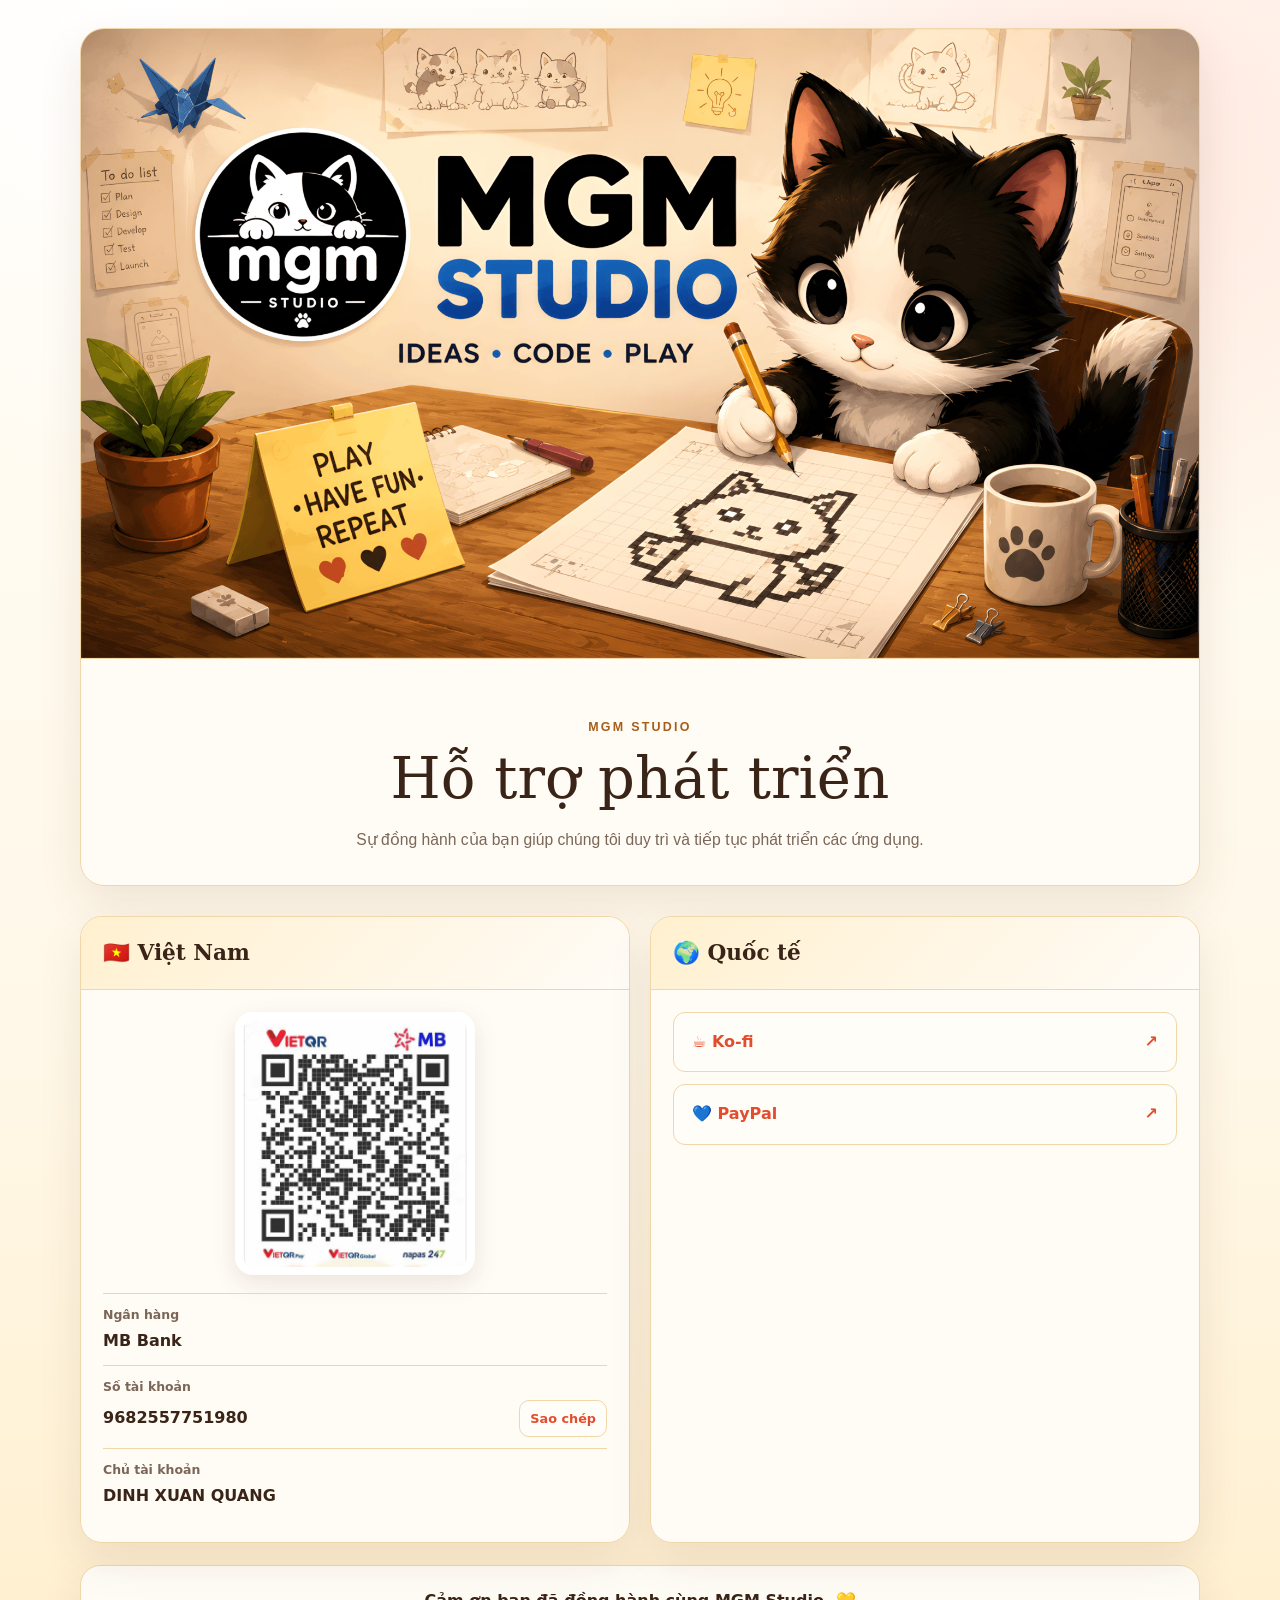
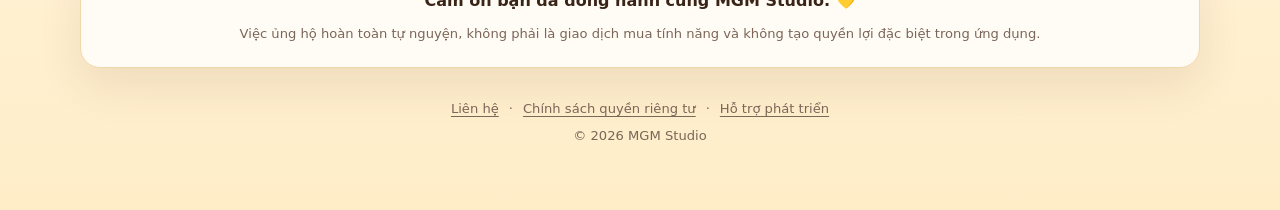
<file: donate/index.html>
<!doctype html>
<html lang="vi">
  <head>
    <meta charset="utf-8" />
    <meta name="viewport" content="width=device-width, initial-scale=1" />
    <meta name="description" content="Ủng hộ MGM Studio duy trì và tiếp tục phát triển các ứng dụng." />
    <meta name="color-scheme" content="light" />
    <meta name="theme-color" content="#fff8e8" />
    <title>MGM Studio | Hỗ trợ phát triển</title>
    <link rel="stylesheet" href="../assets/site.css" />
  </head>
  <body>
    <main class="page-shell">
      <header class="hero">
        <figure class="cover">
        <a href="../" aria-label="Trang chủ">
         <img src="../assets/policy-cover.jpg" alt="MGM Studio — Ideas, Code, Play" width="2048" height="1152"
           fetchpriority="high" decoding="async" />
       </a>
        </figure>
        <div class="hero-content">
          <p class="eyebrow">MGM Studio</p>
          <h1>Hỗ trợ phát triển</h1>
          <p class="subtitle">Sự đồng hành của bạn giúp chúng tôi duy trì và tiếp tục phát triển các ứng dụng.</p>
        
        </div>
      </header>

    

      <div class="donation-grid">
        <section class="donation-card" aria-labelledby="vietnam-title">
          <div class="card-heading"><h2 id="vietnam-title">🇻🇳 Việt Nam</h2></div>
          <div class="card-body">
            <img class="qr" src="../assets/donation_qr.webp" alt="Mã VietQR chuyển khoản MB Bank" width="512" height="512" />
            <dl class="bank-details">
              <div><dt>Ngân hàng</dt><dd>MB Bank</dd></div>
              <div>
                <dt>Số tài khoản</dt>
                <dd class="account-row">
                  <span id="account-number">9682557751980</span>
                  <button class="copy-button" id="copy-account" type="button">Sao chép</button>
                </dd>
              </div>
              <div><dt>Chủ tài khoản</dt><dd>DINH XUAN QUANG</dd></div>
            </dl>
          </div>
        </section>

        <section class="donation-card" aria-labelledby="international-title">
          <div class="card-heading"><h2 id="international-title">🌍 Quốc tế</h2></div>
          <div class="card-body">
            <div class="donation-options">
              <a class="donation-option" href="https://ko-fi.com/mgm_studio" target="_blank" rel="noopener noreferrer"><span>☕ Ko-fi</span></a>
              <a class="donation-option" href="https://paypal.me/MGMStudio217" target="_blank" rel="noopener noreferrer"><span>💙 PayPal</span></a>
            </div>
          </div>
        </section>
      </div>

      <section class="thank-you" aria-label="Lời cảm ơn">
        <p><strong>Cảm ơn bạn đã đồng hành cùng MGM Studio. 💛</strong></p>
        <p class="disclaimer">Việc ủng hộ hoàn toàn tự nguyện, không phải là giao dịch mua tính năng và không tạo quyền lợi đặc biệt trong ứng dụng.</p>
      </section>

      <footer>
        <nav class="footer-links" aria-label="Liên kết hỗ trợ">
          <a href="mailto:support.mgm.studio@gmail.com">Liên hệ</a><span aria-hidden="true">·</span>
          <a href="../privacy/">Chính sách quyền riêng tư</a><span aria-hidden="true">·</span>
          <a href="./">Hỗ trợ phát triển</a>
        </nav>
        <p class="copyright">© 2026 MGM Studio</p>
      </footer>
    </main>

    <script>
      const copyButton = document.querySelector("#copy-account");
      const accountNumber = document.querySelector("#account-number").textContent;
      copyButton.addEventListener("click", async () => {
        try {
          await navigator.clipboard.writeText(accountNumber);
          copyButton.textContent = "Đã sao chép";
        } catch {
          window.prompt("Sao chép số tài khoản:", accountNumber);
        }
      });
    </script>
  </body>
</html>
</file>
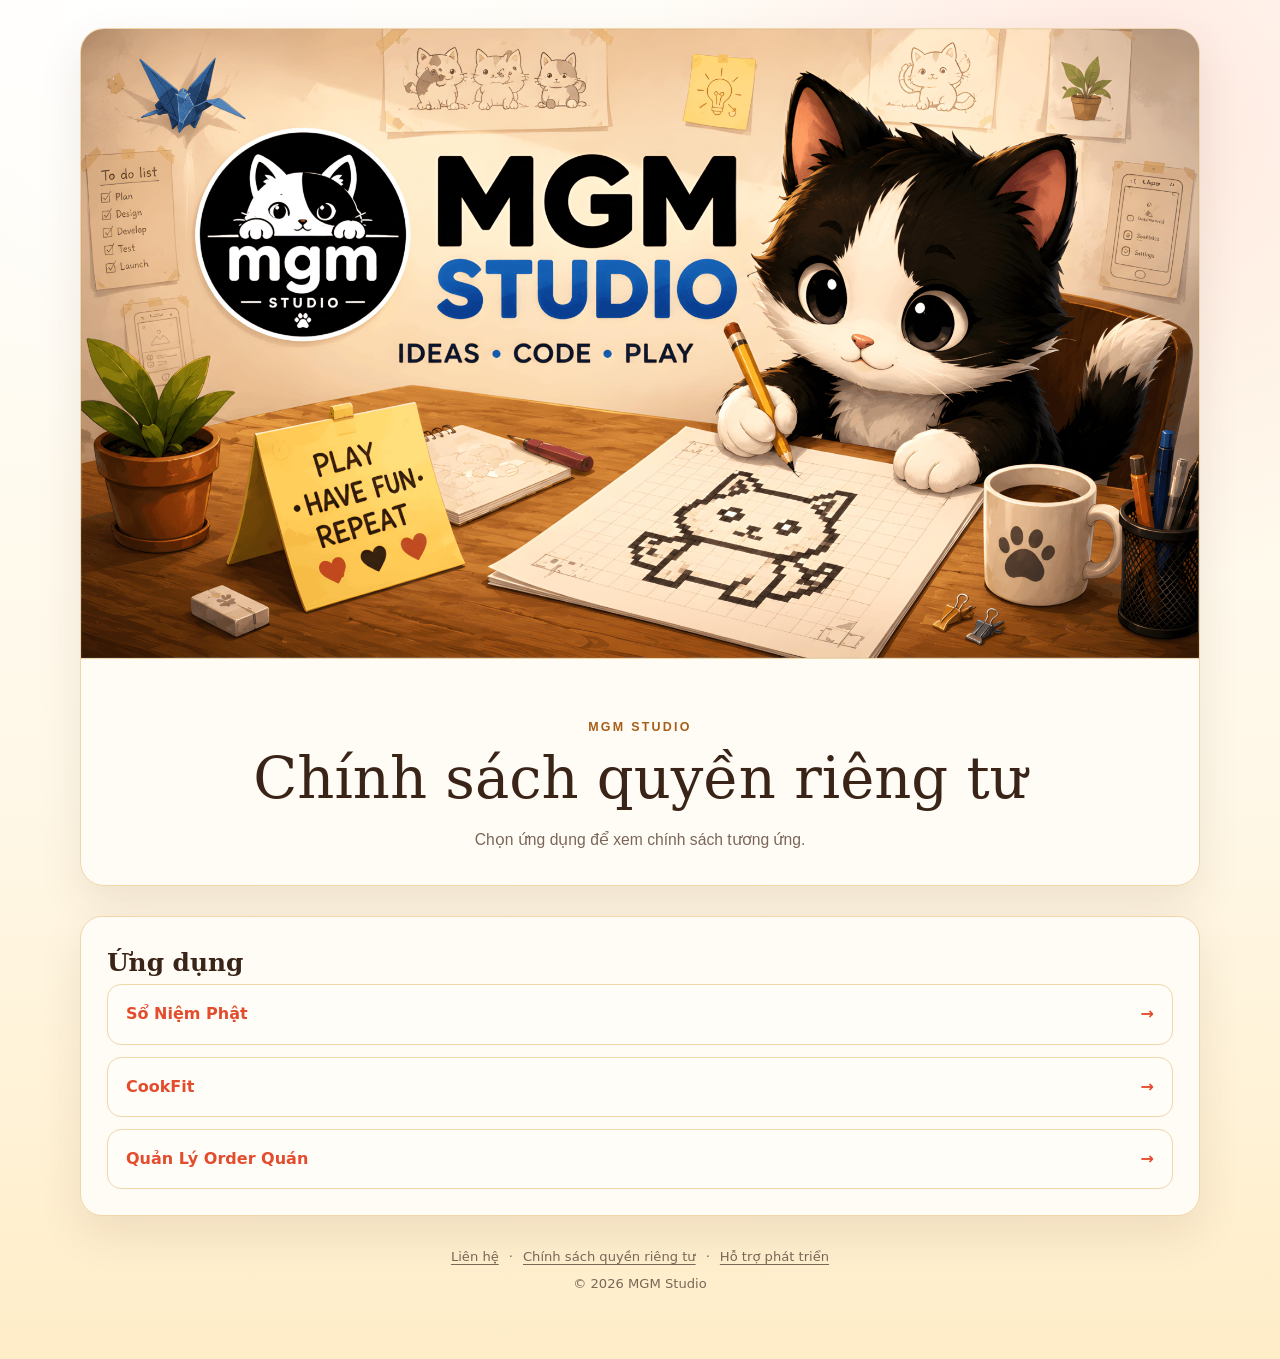
<file: privacy/index.html>
<!doctype html>
<html lang="vi">

<head>
  <meta charset="utf-8" />
  <meta name="viewport" content="width=device-width, initial-scale=1" />
  <meta name="description" content="Danh sách chính sách quyền riêng tư của các ứng dụng MGM Studio." />
  <meta name="theme-color" content="#fff8e8" />
  <title>MGM Studio | Chính sách quyền riêng tư</title>
  <link rel="stylesheet" href="../assets/site.css" />
</head>

<body>
  <main class="page-shell">
    <header class="hero">
      <figure class="cover">
        <a href="../" aria-label="Trang chủ">
          <img src="../assets/policy-cover.jpg" alt="MGM Studio — Ideas, Code, Play" width="2048" height="1152"
            fetchpriority="high" />
        </a>
      </figure>
      <div class="hero-content">
        <p class="eyebrow">MGM Studio</p>
        <h1>Chính sách quyền riêng tư</h1>
        <p class="subtitle">Chọn ứng dụng để xem chính sách tương ứng.</p>
       
      </div>
    </header>

    <section class="content-card" aria-labelledby="policy-title">
      <h2 id="policy-title">Ứng dụng</h2>
      <ul class="policy-list">
        <li><a href="../privacy/chanting-counter/"><span>Sổ Niệm Phật</span><span>→</span></a></li>
        <li><a href="../privacy/cookfit/"><span>CookFit</span><span>→</span></a></li>
        <li><a href="../privacy/tablego/"><span>Quản Lý Order Quán</span><span>→</span></a></li>
      </ul>
    </section>

    <footer>
      <nav class="footer-links" aria-label="Liên kết hỗ trợ">
        <a href="mailto:support.mgm.studio@gmail.com">Liên hệ</a>
        <span aria-hidden="true">·</span>
        <a href="./">Chính sách quyền riêng tư</a>
        <span aria-hidden="true">·</span>
        <a href="../donate/">Hỗ trợ phát triển</a>
      </nav>
      <p class="copyright">© 2026 MGM Studio</p>
    </footer>
  </main>
</body>

</html>
</file>
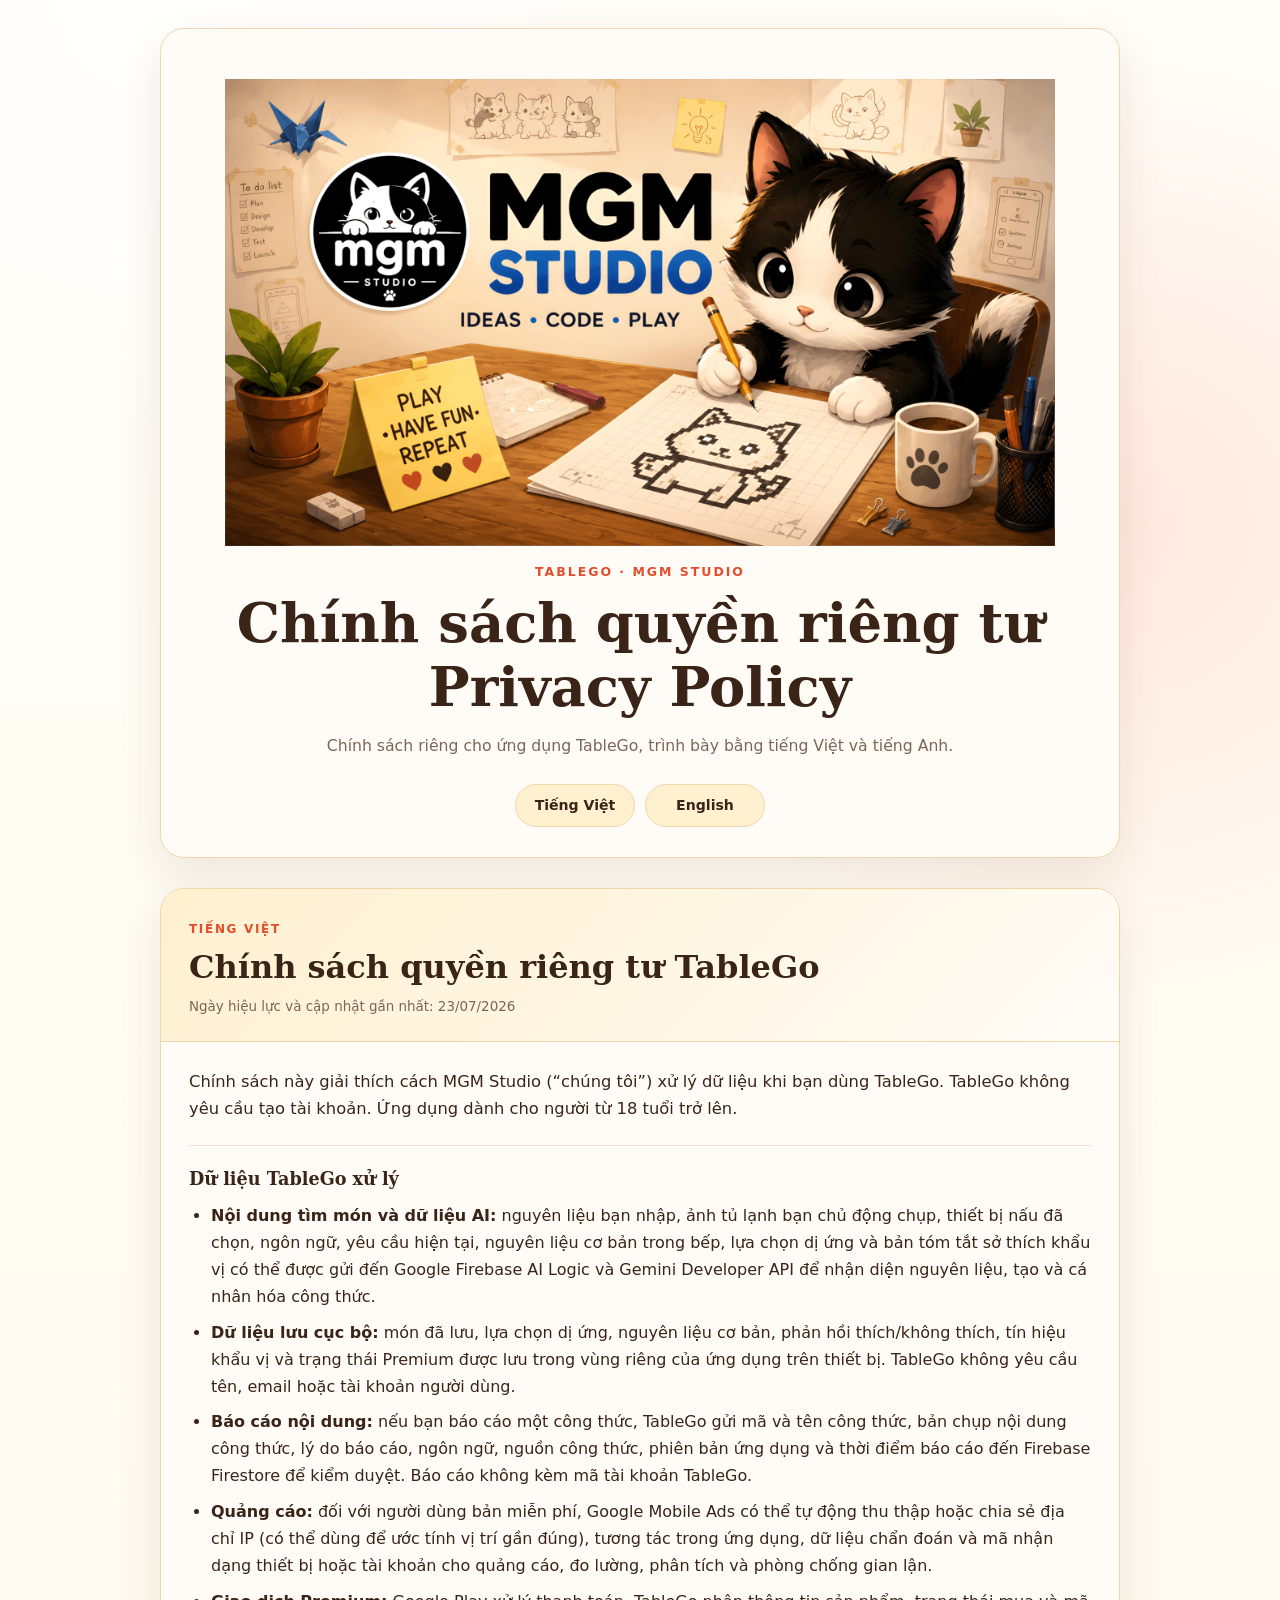
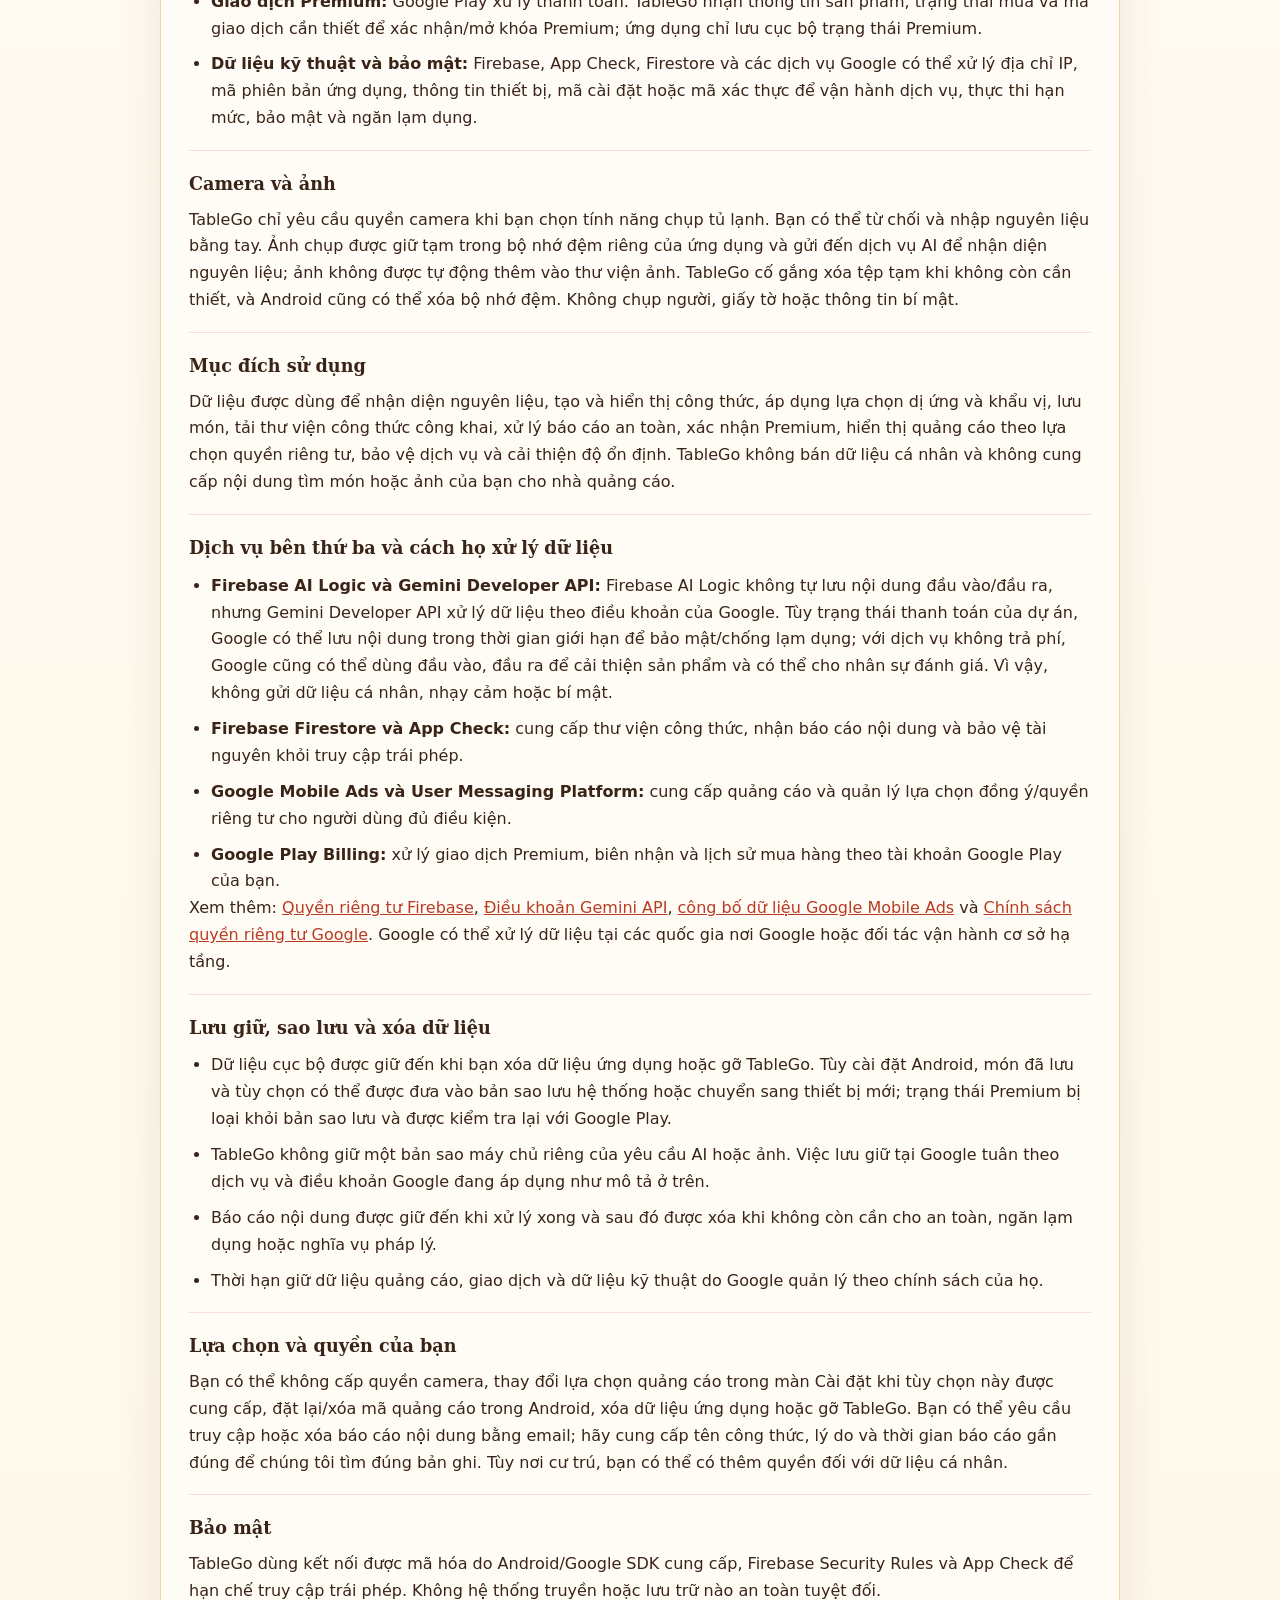
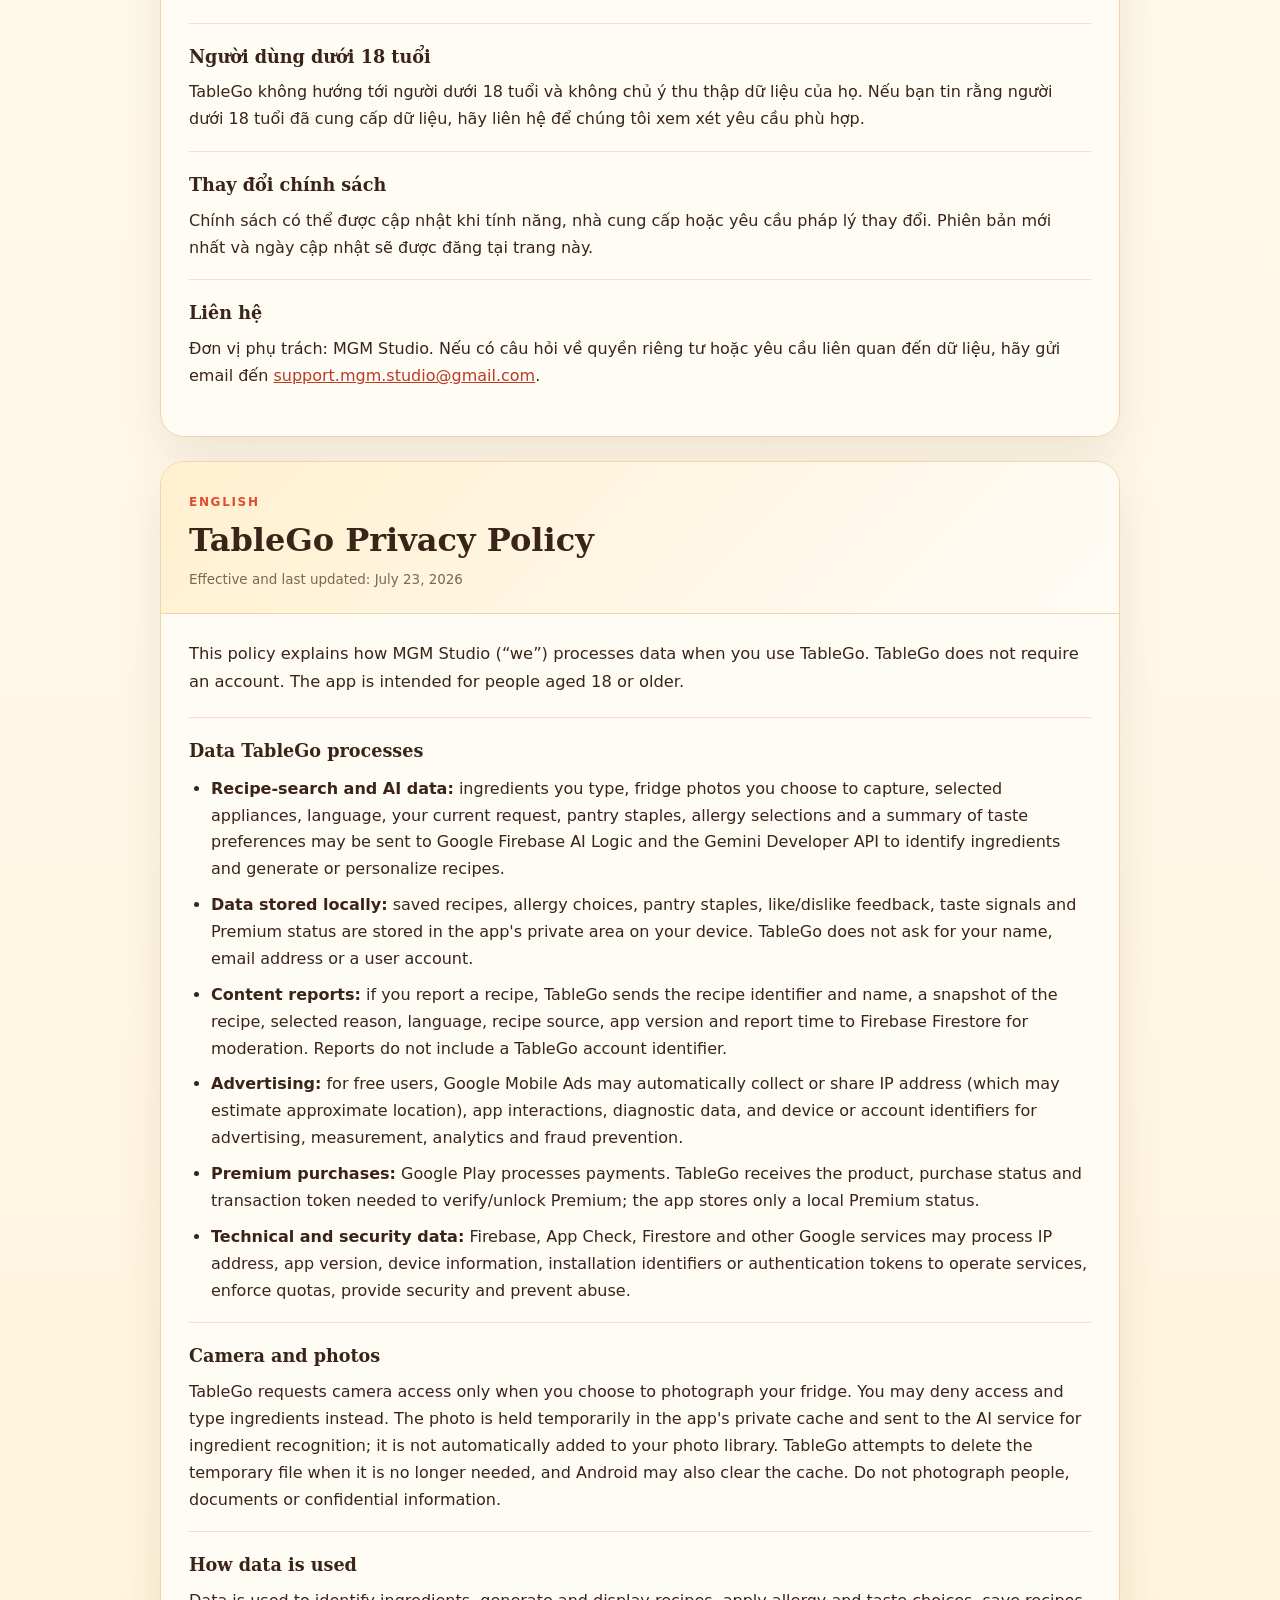
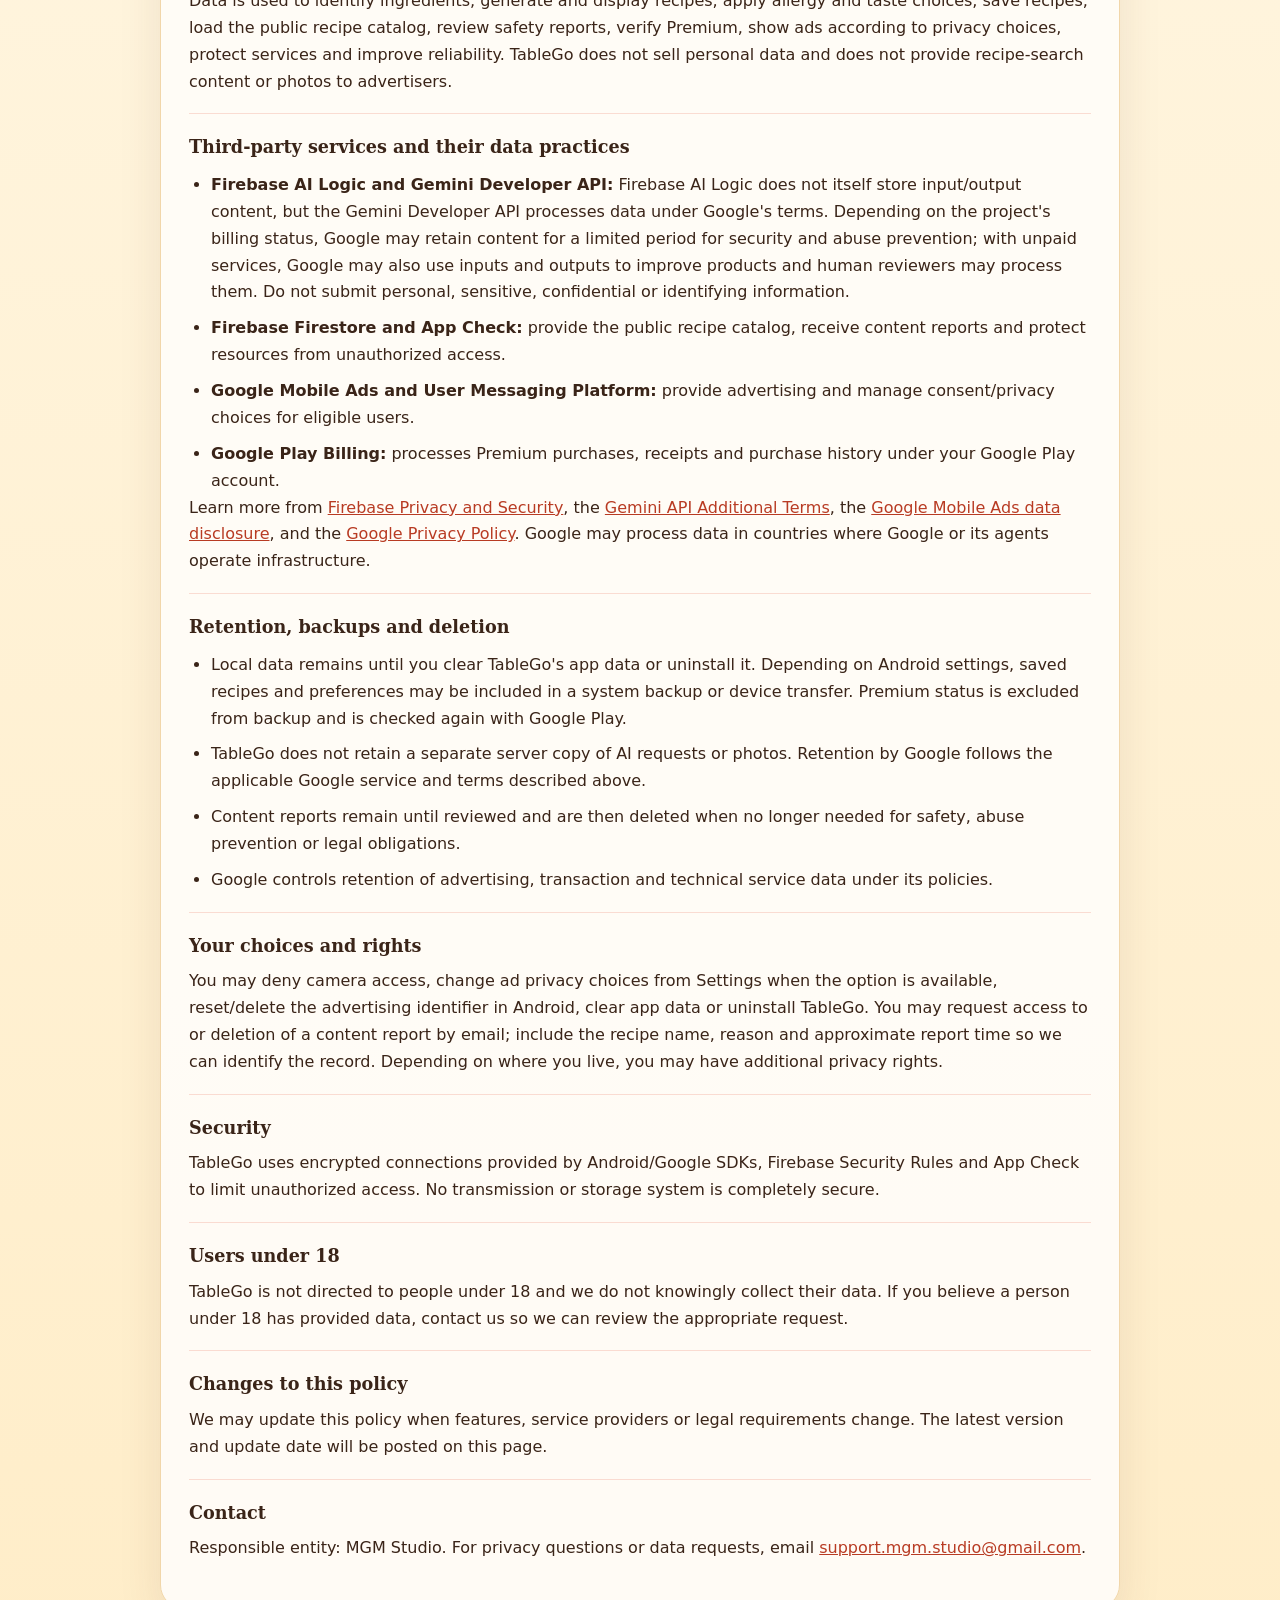
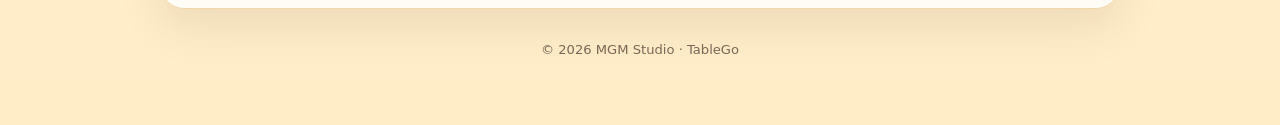
<file: tableGo/index.html>
<!doctype html>
<html lang="vi">
  <head>
    <meta charset="utf-8" />
    <meta name="viewport" content="width=device-width, initial-scale=1" />
    <meta
      name="description"
      content="Chính sách quyền riêng tư song ngữ của ứng dụng TableGo."
    />
    <meta name="color-scheme" content="light" />
    <meta name="theme-color" content="#fff8e8" />
    <title>TableGo | Chính sách quyền riêng tư · Privacy Policy</title>
    <style>
      :root {
        color-scheme: light;
        --background: #fff8e8;
        --surface: rgba(255, 252, 247, 0.97);
        --surface-soft: #fff0cf;
        --accent: #e34c2d;
        --accent-soft: #ff806b;
        --text: #3a2418;
        --muted: #7b6658;
        --border: #f1d6aa;
        --shadow: rgba(88, 53, 30, 0.1);
      }

      * {
        box-sizing: border-box;
      }

      html {
        scroll-behavior: smooth;
      }

      body {
        margin: 0;
        min-height: 100vh;
        background:
          radial-gradient(circle at 12% 0%, rgba(255, 255, 255, 0.92), transparent 32rem),
          radial-gradient(circle at 88% 8%, rgba(255, 128, 107, 0.16), transparent 30rem),
          linear-gradient(180deg, #fffdf7 0%, var(--background) 58%, #ffedc8 100%);
        color: var(--text);
        font-family: "Segoe UI", "Noto Sans", "DejaVu Sans", Arial, sans-serif;
        line-height: 1.68;
      }

      a {
        color: #b83b23;
        overflow-wrap: anywhere;
      }

      a:focus-visible {
        outline: 2px solid var(--accent);
        outline-offset: 4px;
      }

      .page-shell {
        width: min(960px, calc(100% - 32px));
        margin: 0 auto;
        padding: 28px 0 64px;
      }

      .hero,
      .policy {
        overflow: hidden;
        border: 1px solid var(--border);
        border-radius: 24px;
        background: var(--surface);
        box-shadow: 0 18px 44px var(--shadow);
      }

      .hero {
        margin-bottom: 30px;
        padding: 34px 24px 30px;
        text-align: center;
      }

      .brand-mark {
        display: inline-flex;
        align-items: center;
        justify-content: center;
        min-width: 156px;
        min-height: 56px;
        margin-bottom: 12px;
        border: 1px solid var(--border);
        border-radius: 999px;
        background: var(--surface-soft);
        color: var(--text);
        font-size: 1.35rem;
        font-weight: 800;
      }

      .eyebrow {
        margin: 0 0 8px;
        color: var(--accent);
        font-size: 0.78rem;
        font-weight: 800;
        letter-spacing: 0.16em;
        text-transform: uppercase;
      }

      img {
          max-width: 100%;
          height: auto;
          display: block;
      }

      h1 {
        margin: 0;
        color: var(--text);
        font-family: "Noto Serif", "DejaVu Serif", "Times New Roman", serif;
        font-size: clamp(2rem, 5vw, 3.4rem);
        line-height: 1.18;
      }

      .subtitle {
        max-width: 700px;
        margin: 14px auto 0;
        color: var(--muted);
        font-size: 0.98rem;
      }

      .language-nav {
        display: flex;
        justify-content: center;
        gap: 10px;
        margin-top: 24px;
      }

      .language-nav a {
        min-width: 120px;
        padding: 9px 16px;
        border: 1px solid var(--border);
        border-radius: 999px;
        background: var(--surface-soft);
        color: var(--text);
        font-size: 0.88rem;
        font-weight: 800;
        text-decoration: none;
      }

      .language-nav a:hover {
        border-color: var(--accent-soft);
        background: #ffe4bd;
      }

      .policies {
        display: grid;
        gap: 24px;
      }

      .policy-header {
        padding: 26px 28px 22px;
        border-bottom: 1px solid var(--border);
        background: linear-gradient(135deg, #fff0cf, rgba(255, 252, 247, 0.72));
      }

      .language-label {
        display: inline-block;
        margin-bottom: 8px;
        color: var(--accent);
        font-size: 0.75rem;
        font-weight: 800;
        letter-spacing: 0.14em;
        text-transform: uppercase;
      }

      h2 {
        margin: 0;
        color: var(--text);
        font-family: "Noto Serif", "DejaVu Serif", "Times New Roman", serif;
        font-size: clamp(1.55rem, 3vw, 2rem);
        line-height: 1.25;
      }

      .updated {
        margin: 9px 0 0;
        color: var(--muted);
        font-size: 0.84rem;
      }

      .policy-body {
        padding: 8px 28px 28px;
      }

      .intro {
        margin: 18px 0 22px;
        font-size: 1.02rem;
      }

      .policy section {
        padding: 18px 0;
        border-top: 1px solid rgba(227, 76, 45, 0.18);
      }

      h3 {
        margin: 0 0 8px;
        color: var(--text);
        font-family: "Noto Serif", "DejaVu Serif", "Times New Roman", serif;
        font-size: 1.1rem;
      }

      p {
        margin: 0;
      }

      ul {
        margin: 10px 0 0;
        padding-left: 22px;
      }

      li + li {
        margin-top: 9px;
      }

      footer {
        margin-top: 30px;
        color: var(--muted);
        font-size: 0.82rem;
        text-align: center;
      }

      @media (max-width: 520px) {
        .page-shell {
          width: min(100% - 20px, 960px);
          padding-top: 12px;
        }

        .hero,
        .policy {
          border-radius: 18px;
        }

        .hero {
          padding-right: 18px;
          padding-left: 18px;
        }

        .language-nav {
          flex-direction: column;
        }

        .policy-header,
        .policy-body {
          padding-right: 20px;
          padding-left: 20px;
        }
      }

      @media (prefers-reduced-motion: reduce) {
        html {
          scroll-behavior: auto;
        }
      }
    </style>
  </head>
  <body>
    <main class="page-shell">
      <header class="hero">
      <figure class="cover">
          <img
            src="../assets/policy-cover.jpg"
            alt="MGM Studio — Ideas, Code, Play"
            width="2048"
            height="1152"
            fetchpriority="high"
            decoding="async"
          />
        </figure>
        <p class="eyebrow">TableGo · MGM Studio</p>
        <h1>Chính sách quyền riêng tư<br />Privacy Policy</h1>
        <p class="subtitle">
          Chính sách riêng cho ứng dụng TableGo, trình bày bằng tiếng Việt và tiếng Anh.
        </p>
        <nav class="language-nav" aria-label="Chọn ngôn ngữ · Choose a language">
          <a href="#tieng-viet">Tiếng Việt</a>
          <a href="#english">English</a>
        </nav>
      </header>

      <div class="policies">
        <article class="policy" id="tieng-viet" lang="vi">
          <header class="policy-header">
            <span class="language-label">Tiếng Việt</span>
            <h2>Chính sách quyền riêng tư TableGo</h2>
            <p class="updated">Ngày hiệu lực và cập nhật gần nhất: 23/07/2026</p>
          </header>
          <div class="policy-body">
            <p class="intro">
              Chính sách này giải thích cách MGM Studio (“chúng tôi”) xử lý dữ liệu khi
              bạn dùng TableGo. TableGo không yêu cầu tạo tài khoản. Ứng dụng dành cho
              người từ 18 tuổi trở lên.
            </p>

            <section>
              <h3>Dữ liệu TableGo xử lý</h3>
              <ul>
                <li>
                  <strong>Nội dung tìm món và dữ liệu AI:</strong> nguyên liệu bạn nhập,
                  ảnh tủ lạnh bạn chủ động chụp, thiết bị nấu đã chọn, ngôn ngữ, yêu cầu
                  hiện tại, nguyên liệu cơ bản trong bếp, lựa chọn dị ứng và bản tóm tắt
                  sở thích khẩu vị có thể được gửi đến Google Firebase AI Logic và
                  Gemini Developer API để nhận diện nguyên liệu, tạo và cá nhân hóa
                  công thức.
                </li>
                <li>
                  <strong>Dữ liệu lưu cục bộ:</strong> món đã lưu, lựa chọn dị ứng,
                  nguyên liệu cơ bản, phản hồi thích/không thích, tín hiệu khẩu vị và
                  trạng thái Premium được lưu trong vùng riêng của ứng dụng trên thiết
                  bị. TableGo không yêu cầu tên, email hoặc tài khoản người dùng.
                </li>
                <li>
                  <strong>Báo cáo nội dung:</strong> nếu bạn báo cáo một công thức,
                  TableGo gửi mã và tên công thức, bản chụp nội dung công thức, lý do
                  báo cáo, ngôn ngữ, nguồn công thức, phiên bản ứng dụng và thời điểm
                  báo cáo đến Firebase Firestore để kiểm duyệt. Báo cáo không kèm mã
                  tài khoản TableGo.
                </li>
                <li>
                  <strong>Quảng cáo:</strong> đối với người dùng bản miễn phí, Google
                  Mobile Ads có thể tự động thu thập hoặc chia sẻ địa chỉ IP (có thể
                  dùng để ước tính vị trí gần đúng), tương tác trong ứng dụng, dữ liệu
                  chẩn đoán và mã nhận dạng thiết bị hoặc tài khoản cho quảng cáo, đo
                  lường, phân tích và phòng chống gian lận.
                </li>
                <li>
                  <strong>Giao dịch Premium:</strong> Google Play xử lý thanh toán.
                  TableGo nhận thông tin sản phẩm, trạng thái mua và mã giao dịch cần
                  thiết để xác nhận/mở khóa Premium; ứng dụng chỉ lưu cục bộ trạng thái
                  Premium.
                </li>
                <li>
                  <strong>Dữ liệu kỹ thuật và bảo mật:</strong> Firebase, App Check,
                  Firestore và các dịch vụ Google có thể xử lý địa chỉ IP, mã phiên bản
                  ứng dụng, thông tin thiết bị, mã cài đặt hoặc mã xác thực để vận hành
                  dịch vụ, thực thi hạn mức, bảo mật và ngăn lạm dụng.
                </li>
              </ul>
            </section>

            <section>
              <h3>Camera và ảnh</h3>
              <p>
                TableGo chỉ yêu cầu quyền camera khi bạn chọn tính năng chụp tủ lạnh.
                Bạn có thể từ chối và nhập nguyên liệu bằng tay. Ảnh chụp được giữ tạm
                trong bộ nhớ đệm riêng của ứng dụng và gửi đến dịch vụ AI để nhận diện
                nguyên liệu; ảnh không được tự động thêm vào thư viện ảnh. TableGo cố
                gắng xóa tệp tạm khi không còn cần thiết, và Android cũng có thể xóa bộ
                nhớ đệm. Không chụp người, giấy tờ hoặc thông tin bí mật.
              </p>
            </section>

            <section>
              <h3>Mục đích sử dụng</h3>
              <p>
                Dữ liệu được dùng để nhận diện nguyên liệu, tạo và hiển thị công thức,
                áp dụng lựa chọn dị ứng và khẩu vị, lưu món, tải thư viện công thức công
                khai, xử lý báo cáo an toàn, xác nhận Premium, hiển thị quảng cáo theo
                lựa chọn quyền riêng tư, bảo vệ dịch vụ và cải thiện độ ổn định.
                TableGo không bán dữ liệu cá nhân và không cung cấp nội dung tìm món
                hoặc ảnh của bạn cho nhà quảng cáo.
              </p>
            </section>

            <section>
              <h3>Dịch vụ bên thứ ba và cách họ xử lý dữ liệu</h3>
              <ul>
                <li>
                  <strong>Firebase AI Logic và Gemini Developer API:</strong> Firebase
                  AI Logic không tự lưu nội dung đầu vào/đầu ra, nhưng Gemini Developer
                  API xử lý dữ liệu theo điều khoản của Google. Tùy trạng thái thanh
                  toán của dự án, Google có thể lưu nội dung trong thời gian giới hạn
                  để bảo mật/chống lạm dụng; với dịch vụ không trả phí, Google cũng có
                  thể dùng đầu vào, đầu ra để cải thiện sản phẩm và có thể cho nhân sự
                  đánh giá. Vì vậy, không gửi dữ liệu cá nhân, nhạy cảm hoặc bí mật.
                </li>
                <li>
                  <strong>Firebase Firestore và App Check:</strong> cung cấp thư viện
                  công thức, nhận báo cáo nội dung và bảo vệ tài nguyên khỏi truy cập
                  trái phép.
                </li>
                <li>
                  <strong>Google Mobile Ads và User Messaging Platform:</strong> cung
                  cấp quảng cáo và quản lý lựa chọn đồng ý/quyền riêng tư cho người dùng
                  đủ điều kiện.
                </li>
                <li>
                  <strong>Google Play Billing:</strong> xử lý giao dịch Premium, biên
                  nhận và lịch sử mua hàng theo tài khoản Google Play của bạn.
                </li>
              </ul>
              <p>
                Xem thêm:
                <a href="https://firebase.google.com/support/privacy">Quyền riêng tư Firebase</a>,
                <a href="https://ai.google.dev/gemini-api/terms">Điều khoản Gemini API</a>,
                <a href="https://developers.google.com/admob/android/privacy/play-data-disclosure">công bố dữ liệu Google Mobile Ads</a>
                và
                <a href="https://policies.google.com/privacy">Chính sách quyền riêng tư Google</a>.
                Google có thể xử lý dữ liệu tại các quốc gia nơi Google hoặc đối tác
                vận hành cơ sở hạ tầng.
              </p>
            </section>

            <section>
              <h3>Lưu giữ, sao lưu và xóa dữ liệu</h3>
              <ul>
                <li>
                  Dữ liệu cục bộ được giữ đến khi bạn xóa dữ liệu ứng dụng hoặc gỡ
                  TableGo. Tùy cài đặt Android, món đã lưu và tùy chọn có thể được đưa
                  vào bản sao lưu hệ thống hoặc chuyển sang thiết bị mới; trạng thái
                  Premium bị loại khỏi bản sao lưu và được kiểm tra lại với Google Play.
                </li>
                <li>
                  TableGo không giữ một bản sao máy chủ riêng của yêu cầu AI hoặc ảnh.
                  Việc lưu giữ tại Google tuân theo dịch vụ và điều khoản Google đang áp
                  dụng như mô tả ở trên.
                </li>
                <li>
                  Báo cáo nội dung được giữ đến khi xử lý xong và sau đó được xóa khi
                  không còn cần cho an toàn, ngăn lạm dụng hoặc nghĩa vụ pháp lý.
                </li>
                <li>
                  Thời hạn giữ dữ liệu quảng cáo, giao dịch và dữ liệu kỹ thuật do Google
                  quản lý theo chính sách của họ.
                </li>
              </ul>
            </section>

            <section>
              <h3>Lựa chọn và quyền của bạn</h3>
              <p>
                Bạn có thể không cấp quyền camera, thay đổi lựa chọn quảng cáo trong
                màn Cài đặt khi tùy chọn này được cung cấp, đặt lại/xóa mã quảng cáo
                trong Android, xóa dữ liệu ứng dụng hoặc gỡ TableGo. Bạn có thể yêu cầu
                truy cập hoặc xóa báo cáo nội dung bằng email; hãy cung cấp tên công
                thức, lý do và thời gian báo cáo gần đúng để chúng tôi tìm đúng bản ghi.
                Tùy nơi cư trú, bạn có thể có thêm quyền đối với dữ liệu cá nhân.
              </p>
            </section>

            <section>
              <h3>Bảo mật</h3>
              <p>
                TableGo dùng kết nối được mã hóa do Android/Google SDK cung cấp, Firebase
                Security Rules và App Check để hạn chế truy cập trái phép. Không hệ
                thống truyền hoặc lưu trữ nào an toàn tuyệt đối.
              </p>
            </section>

            <section>
              <h3>Người dùng dưới 18 tuổi</h3>
              <p>
                TableGo không hướng tới người dưới 18 tuổi và không chủ ý thu thập dữ
                liệu của họ. Nếu bạn tin rằng người dưới 18 tuổi đã cung cấp dữ liệu,
                hãy liên hệ để chúng tôi xem xét yêu cầu phù hợp.
              </p>
            </section>

            <section>
              <h3>Thay đổi chính sách</h3>
              <p>
                Chính sách có thể được cập nhật khi tính năng, nhà cung cấp hoặc yêu cầu
                pháp lý thay đổi. Phiên bản mới nhất và ngày cập nhật sẽ được đăng tại
                trang này.
              </p>
            </section>

            <section>
              <h3>Liên hệ</h3>
              <p>
                Đơn vị phụ trách: MGM Studio. Nếu có câu hỏi về quyền riêng tư hoặc yêu
                cầu liên quan đến dữ liệu, hãy gửi email đến
                <a href="mailto:support.mgm.studio@gmail.com">support.mgm.studio@gmail.com</a>.
              </p>
            </section>
          </div>
        </article>

        <article class="policy" id="english" lang="en">
          <header class="policy-header">
            <span class="language-label">English</span>
            <h2>TableGo Privacy Policy</h2>
            <p class="updated">Effective and last updated: July 23, 2026</p>
          </header>
          <div class="policy-body">
            <p class="intro">
              This policy explains how MGM Studio (“we”) processes data when you use
              TableGo. TableGo does not require an account. The app is intended for
              people aged 18 or older.
            </p>

            <section>
              <h3>Data TableGo processes</h3>
              <ul>
                <li>
                  <strong>Recipe-search and AI data:</strong> ingredients you type,
                  fridge photos you choose to capture, selected appliances, language,
                  your current request, pantry staples, allergy selections and a
                  summary of taste preferences may be sent to Google Firebase AI Logic
                  and the Gemini Developer API to identify ingredients and generate or
                  personalize recipes.
                </li>
                <li>
                  <strong>Data stored locally:</strong> saved recipes, allergy choices,
                  pantry staples, like/dislike feedback, taste signals and Premium
                  status are stored in the app's private area on your device. TableGo
                  does not ask for your name, email address or a user account.
                </li>
                <li>
                  <strong>Content reports:</strong> if you report a recipe, TableGo
                  sends the recipe identifier and name, a snapshot of the recipe,
                  selected reason, language, recipe source, app version and report time
                  to Firebase Firestore for moderation. Reports do not include a
                  TableGo account identifier.
                </li>
                <li>
                  <strong>Advertising:</strong> for free users, Google Mobile Ads may
                  automatically collect or share IP address (which may estimate
                  approximate location), app interactions, diagnostic data, and device
                  or account identifiers for advertising, measurement, analytics and
                  fraud prevention.
                </li>
                <li>
                  <strong>Premium purchases:</strong> Google Play processes payments.
                  TableGo receives the product, purchase status and transaction token
                  needed to verify/unlock Premium; the app stores only a local Premium
                  status.
                </li>
                <li>
                  <strong>Technical and security data:</strong> Firebase, App Check,
                  Firestore and other Google services may process IP address, app
                  version, device information, installation identifiers or
                  authentication tokens to operate services, enforce quotas, provide
                  security and prevent abuse.
                </li>
              </ul>
            </section>

            <section>
              <h3>Camera and photos</h3>
              <p>
                TableGo requests camera access only when you choose to photograph your
                fridge. You may deny access and type ingredients instead. The photo is
                held temporarily in the app's private cache and sent to the AI service
                for ingredient recognition; it is not automatically added to your
                photo library. TableGo attempts to delete the temporary file when it is
                no longer needed, and Android may also clear the cache. Do not
                photograph people, documents or confidential information.
              </p>
            </section>

            <section>
              <h3>How data is used</h3>
              <p>
                Data is used to identify ingredients, generate and display recipes,
                apply allergy and taste choices, save recipes, load the public recipe
                catalog, review safety reports, verify Premium, show ads according to
                privacy choices, protect services and improve reliability. TableGo
                does not sell personal data and does not provide recipe-search content
                or photos to advertisers.
              </p>
            </section>

            <section>
              <h3>Third-party services and their data practices</h3>
              <ul>
                <li>
                  <strong>Firebase AI Logic and Gemini Developer API:</strong> Firebase
                  AI Logic does not itself store input/output content, but the Gemini
                  Developer API processes data under Google's terms. Depending on the
                  project's billing status, Google may retain content for a limited
                  period for security and abuse prevention; with unpaid services,
                  Google may also use inputs and outputs to improve products and human
                  reviewers may process them. Do not submit personal, sensitive,
                  confidential or identifying information.
                </li>
                <li>
                  <strong>Firebase Firestore and App Check:</strong> provide the public
                  recipe catalog, receive content reports and protect resources from
                  unauthorized access.
                </li>
                <li>
                  <strong>Google Mobile Ads and User Messaging Platform:</strong>
                  provide advertising and manage consent/privacy choices for eligible
                  users.
                </li>
                <li>
                  <strong>Google Play Billing:</strong> processes Premium purchases,
                  receipts and purchase history under your Google Play account.
                </li>
              </ul>
              <p>
                Learn more from
                <a href="https://firebase.google.com/support/privacy">Firebase Privacy and Security</a>,
                the
                <a href="https://ai.google.dev/gemini-api/terms">Gemini API Additional Terms</a>,
                the
                <a href="https://developers.google.com/admob/android/privacy/play-data-disclosure">Google Mobile Ads data disclosure</a>,
                and the
                <a href="https://policies.google.com/privacy">Google Privacy Policy</a>.
                Google may process data in countries where Google or its agents
                operate infrastructure.
              </p>
            </section>

            <section>
              <h3>Retention, backups and deletion</h3>
              <ul>
                <li>
                  Local data remains until you clear TableGo's app data or uninstall
                  it. Depending on Android settings, saved recipes and preferences may
                  be included in a system backup or device transfer. Premium status is
                  excluded from backup and is checked again with Google Play.
                </li>
                <li>
                  TableGo does not retain a separate server copy of AI requests or
                  photos. Retention by Google follows the applicable Google service and
                  terms described above.
                </li>
                <li>
                  Content reports remain until reviewed and are then deleted when no
                  longer needed for safety, abuse prevention or legal obligations.
                </li>
                <li>
                  Google controls retention of advertising, transaction and technical
                  service data under its policies.
                </li>
              </ul>
            </section>

            <section>
              <h3>Your choices and rights</h3>
              <p>
                You may deny camera access, change ad privacy choices from Settings
                when the option is available, reset/delete the advertising identifier
                in Android, clear app data or uninstall TableGo. You may request access
                to or deletion of a content report by email; include the recipe name,
                reason and approximate report time so we can identify the record.
                Depending on where you live, you may have additional privacy rights.
              </p>
            </section>

            <section>
              <h3>Security</h3>
              <p>
                TableGo uses encrypted connections provided by Android/Google SDKs,
                Firebase Security Rules and App Check to limit unauthorized access. No
                transmission or storage system is completely secure.
              </p>
            </section>

            <section>
              <h3>Users under 18</h3>
              <p>
                TableGo is not directed to people under 18 and we do not knowingly
                collect their data. If you believe a person under 18 has provided data,
                contact us so we can review the appropriate request.
              </p>
            </section>

            <section>
              <h3>Changes to this policy</h3>
              <p>
                We may update this policy when features, service providers or legal
                requirements change. The latest version and update date will be posted
                on this page.
              </p>
            </section>

            <section>
              <h3>Contact</h3>
              <p>
                Responsible entity: MGM Studio. For privacy questions or data requests,
                email
                <a href="mailto:support.mgm.studio@gmail.com">support.mgm.studio@gmail.com</a>.
              </p>
            </section>
          </div>
        </article>
      </div>

      <footer>© 2026 MGM Studio · TableGo</footer>
    </main>
  </body>
</html>
</file>
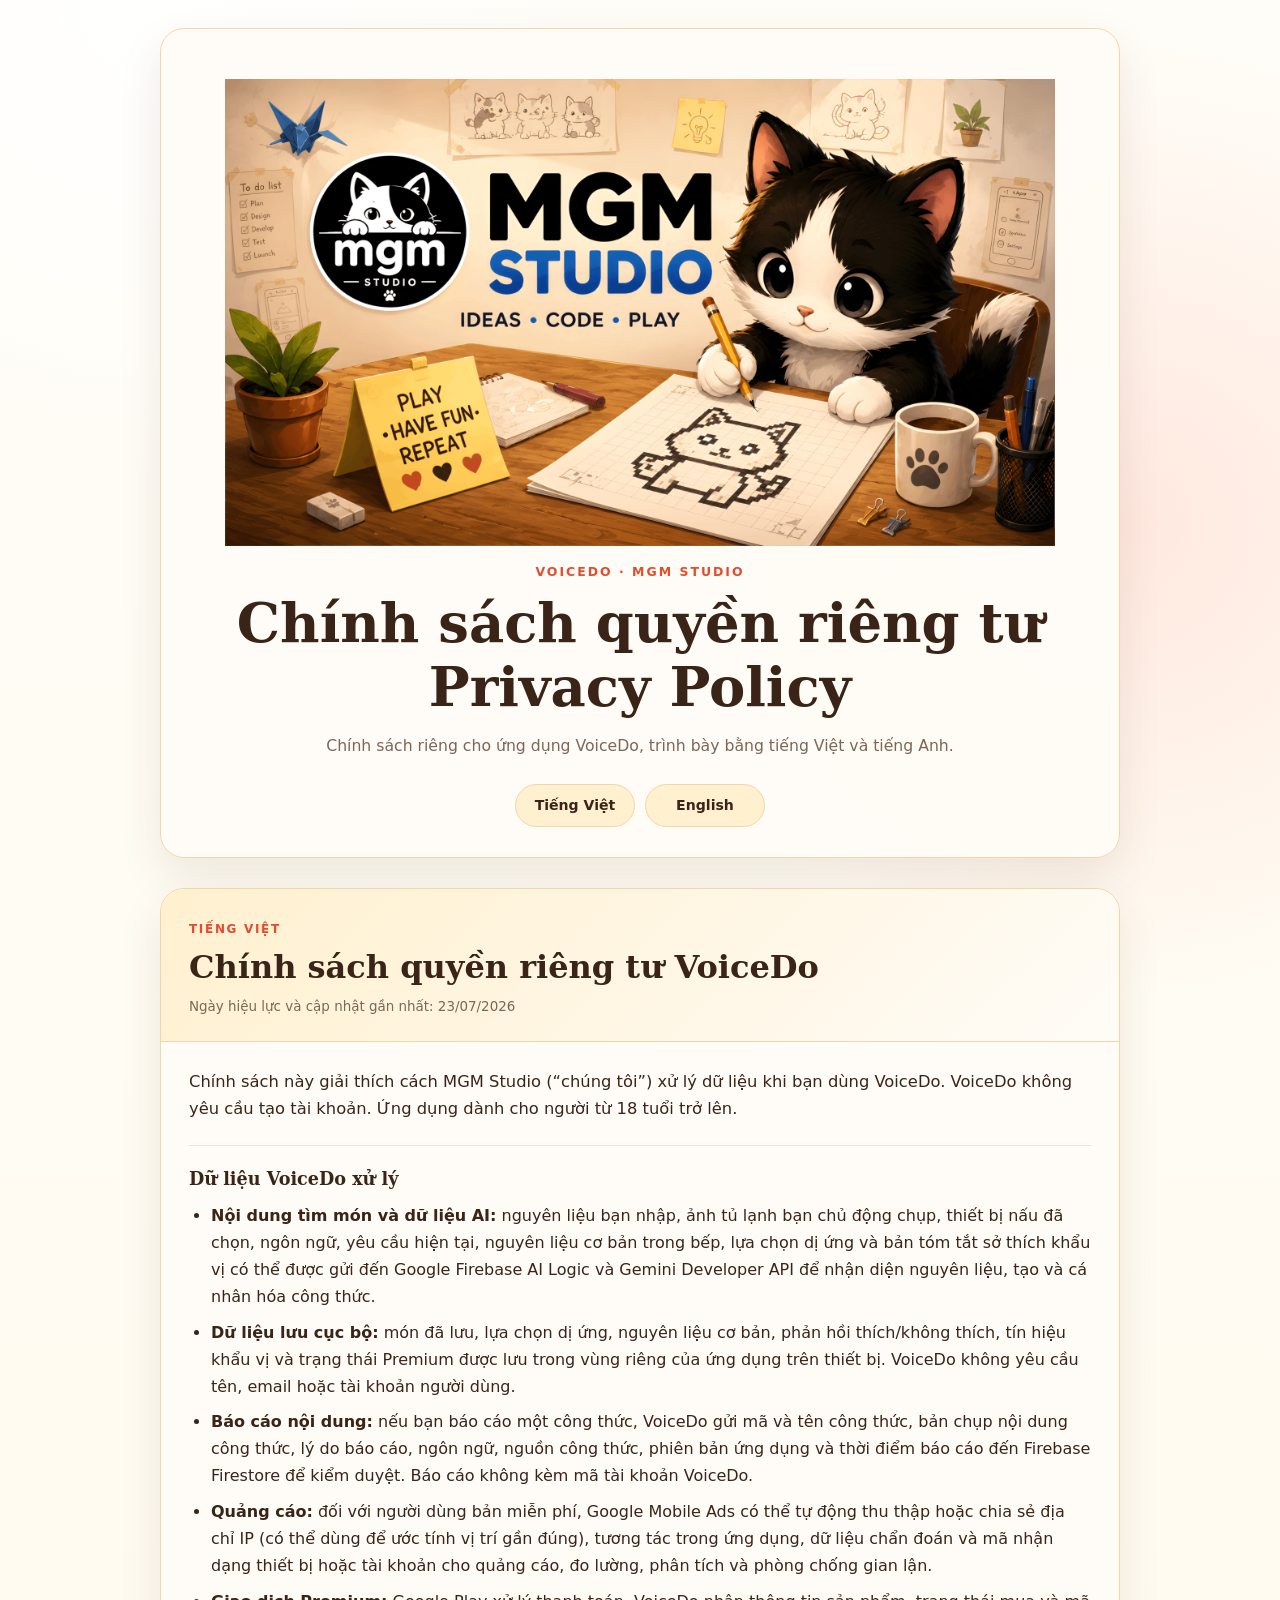
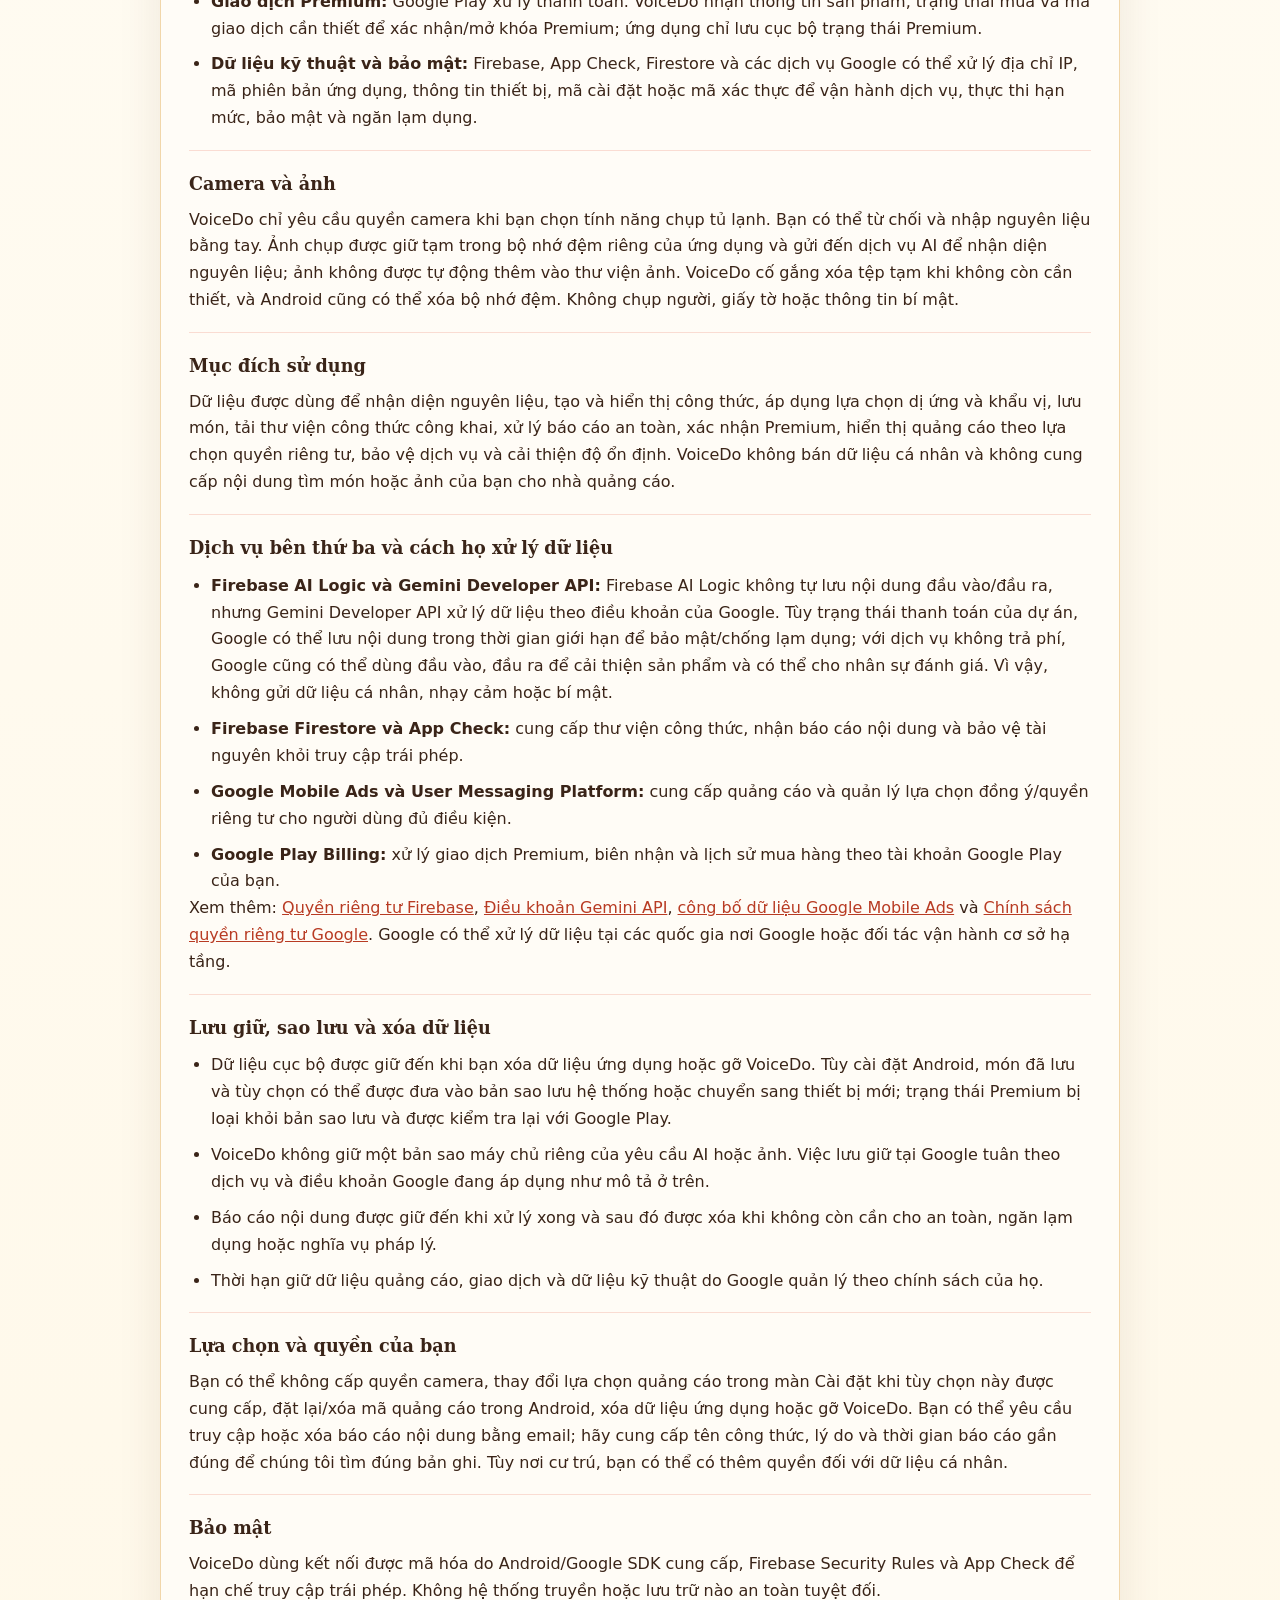
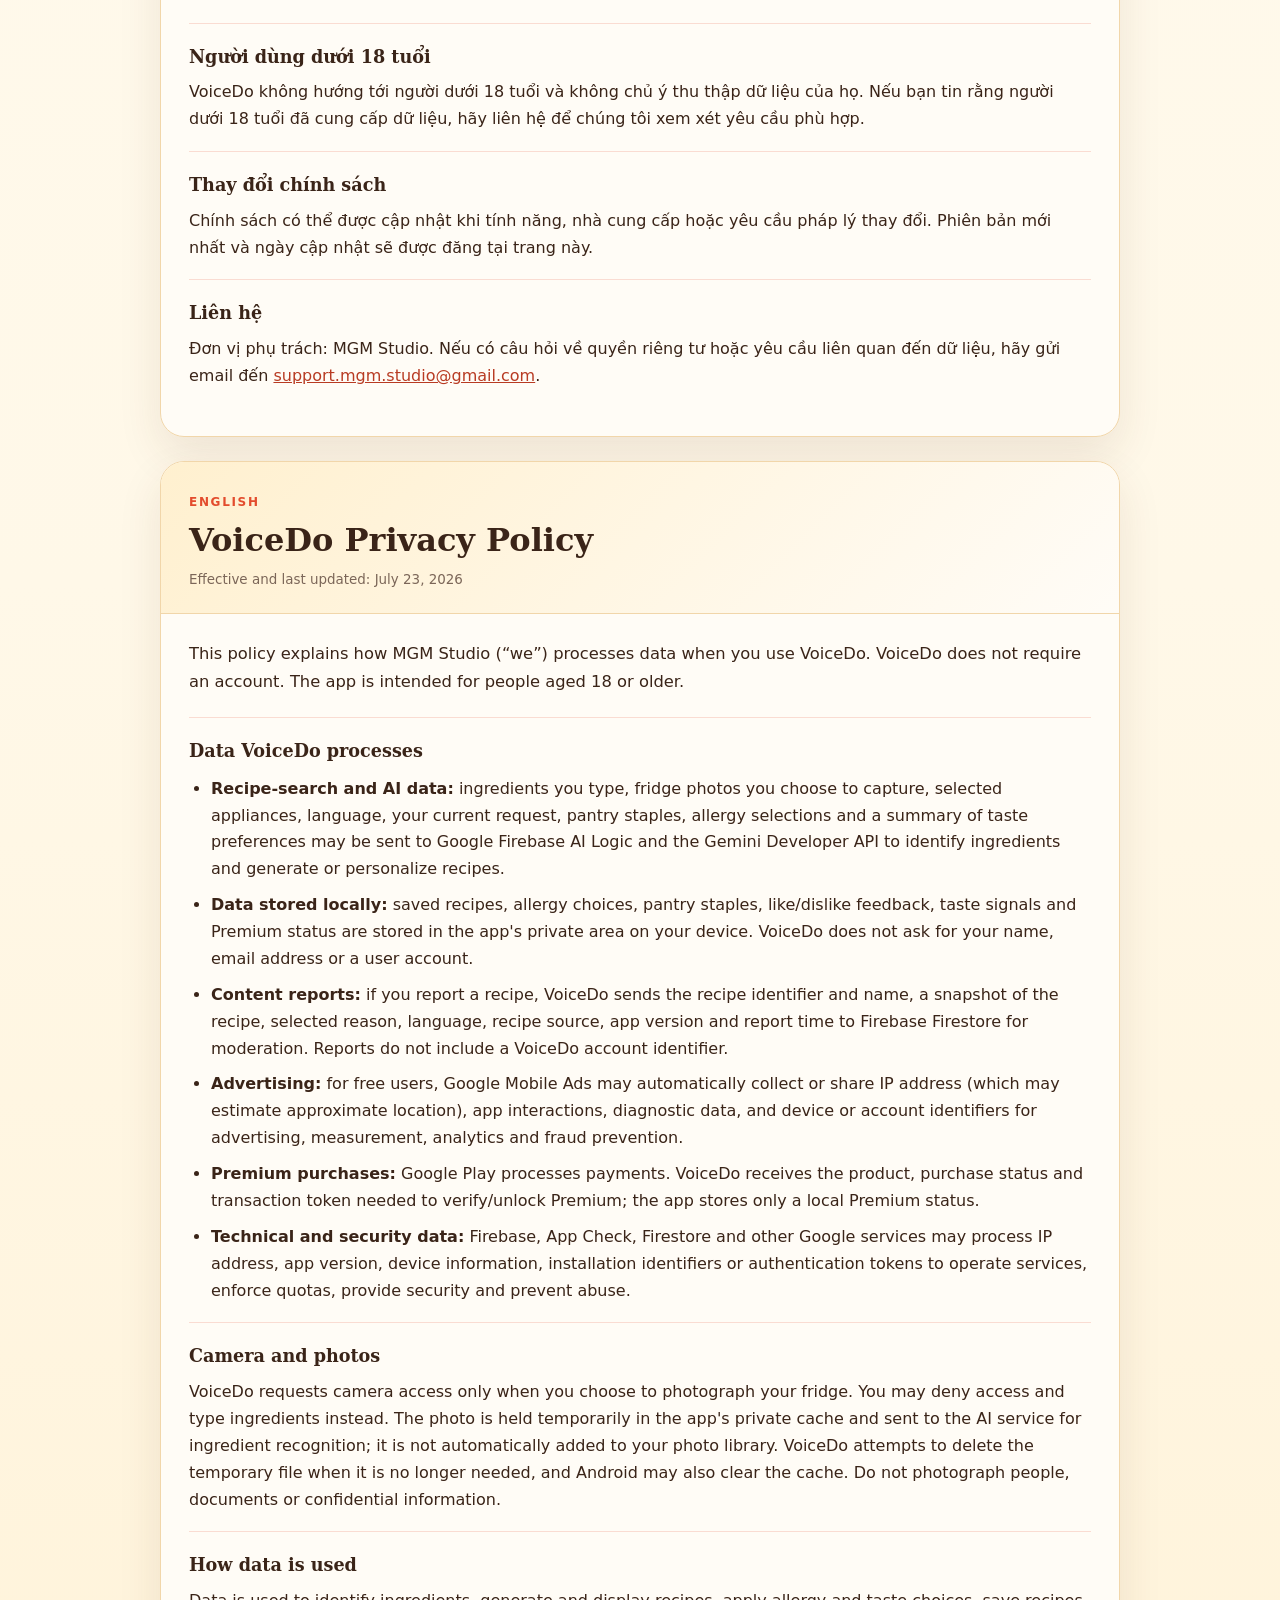
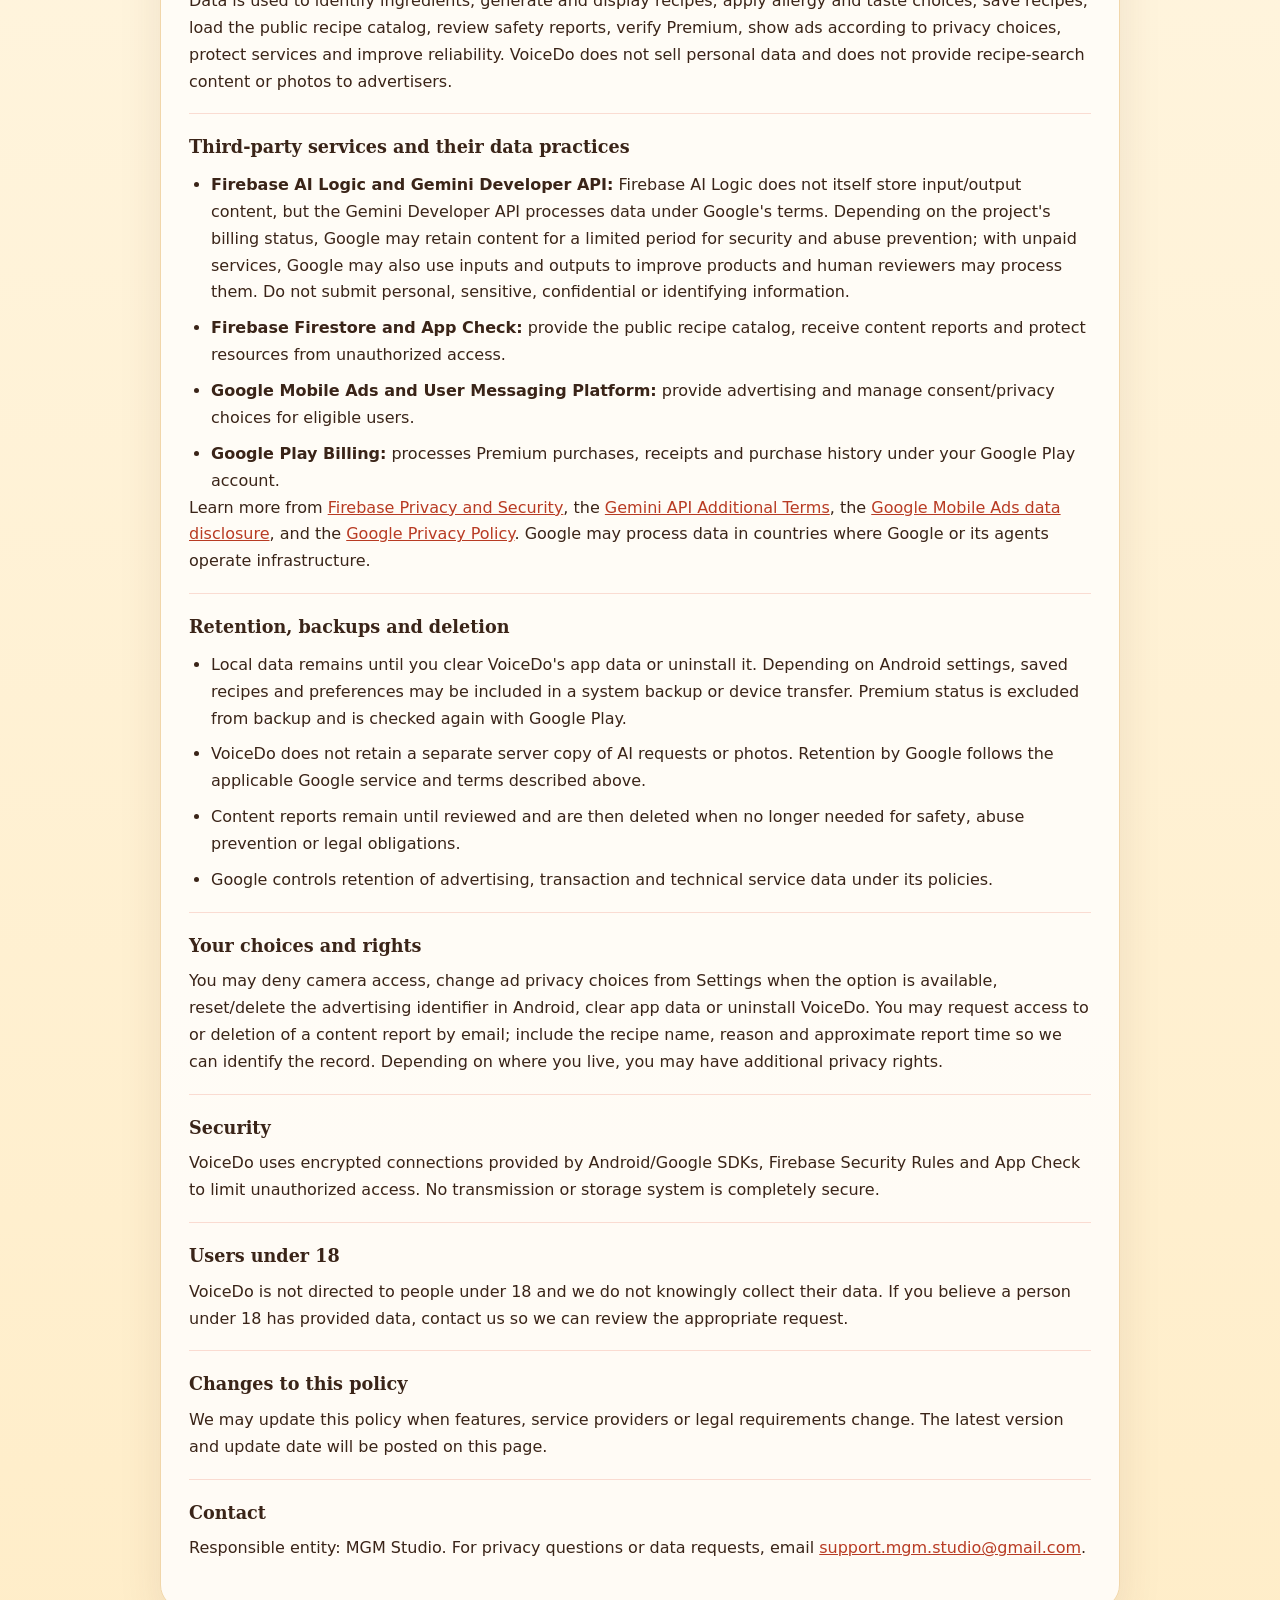
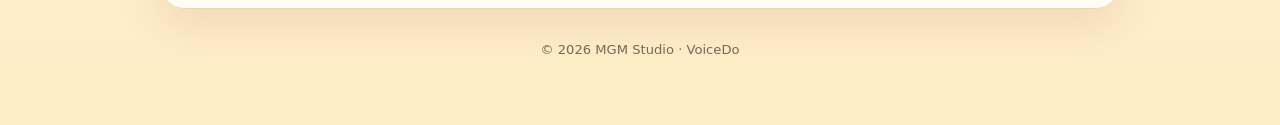
<file: voicedo/index.html>
<!doctype html>
<html lang="vi">
  <head>
    <meta charset="utf-8" />
    <meta name="viewport" content="width=device-width, initial-scale=1" />
    <meta
      name="description"
      content="Chính sách quyền riêng tư song ngữ của ứng dụng VoiceDo."
    />
    <meta name="color-scheme" content="light" />
    <meta name="theme-color" content="#fff8e8" />
    <title>VoiceDo | Chính sách quyền riêng tư · Privacy Policy</title>
    <style>
      :root {
        color-scheme: light;
        --background: #fff8e8;
        --surface: rgba(255, 252, 247, 0.97);
        --surface-soft: #fff0cf;
        --accent: #e34c2d;
        --accent-soft: #ff806b;
        --text: #3a2418;
        --muted: #7b6658;
        --border: #f1d6aa;
        --shadow: rgba(88, 53, 30, 0.1);
      }

      * {
        box-sizing: border-box;
      }

      html {
        scroll-behavior: smooth;
      }

      body {
        margin: 0;
        min-height: 100vh;
        background:
          radial-gradient(circle at 12% 0%, rgba(255, 255, 255, 0.92), transparent 32rem),
          radial-gradient(circle at 88% 8%, rgba(255, 128, 107, 0.16), transparent 30rem),
          linear-gradient(180deg, #fffdf7 0%, var(--background) 58%, #ffedc8 100%);
        color: var(--text);
        font-family: "Segoe UI", "Noto Sans", "DejaVu Sans", Arial, sans-serif;
        line-height: 1.68;
      }

      a {
        color: #b83b23;
        overflow-wrap: anywhere;
      }

      a:focus-visible {
        outline: 2px solid var(--accent);
        outline-offset: 4px;
      }

      .page-shell {
        width: min(960px, calc(100% - 32px));
        margin: 0 auto;
        padding: 28px 0 64px;
      }

      .hero,
      .policy {
        overflow: hidden;
        border: 1px solid var(--border);
        border-radius: 24px;
        background: var(--surface);
        box-shadow: 0 18px 44px var(--shadow);
      }

      .hero {
        margin-bottom: 30px;
        padding: 34px 24px 30px;
        text-align: center;
      }

      .brand-mark {
        display: inline-flex;
        align-items: center;
        justify-content: center;
        min-width: 156px;
        min-height: 56px;
        margin-bottom: 12px;
        border: 1px solid var(--border);
        border-radius: 999px;
        background: var(--surface-soft);
        color: var(--text);
        font-size: 1.35rem;
        font-weight: 800;
      }

      .eyebrow {
        margin: 0 0 8px;
        color: var(--accent);
        font-size: 0.78rem;
        font-weight: 800;
        letter-spacing: 0.16em;
        text-transform: uppercase;
      }

      img {
          max-width: 100%;
          height: auto;
          display: block;
      }

      h1 {
        margin: 0;
        color: var(--text);
        font-family: "Noto Serif", "DejaVu Serif", "Times New Roman", serif;
        font-size: clamp(2rem, 5vw, 3.4rem);
        line-height: 1.18;
      }

      .subtitle {
        max-width: 700px;
        margin: 14px auto 0;
        color: var(--muted);
        font-size: 0.98rem;
      }

      .language-nav {
        display: flex;
        justify-content: center;
        gap: 10px;
        margin-top: 24px;
      }

      .language-nav a {
        min-width: 120px;
        padding: 9px 16px;
        border: 1px solid var(--border);
        border-radius: 999px;
        background: var(--surface-soft);
        color: var(--text);
        font-size: 0.88rem;
        font-weight: 800;
        text-decoration: none;
      }

      .language-nav a:hover {
        border-color: var(--accent-soft);
        background: #ffe4bd;
      }

      .policies {
        display: grid;
        gap: 24px;
      }

      .policy-header {
        padding: 26px 28px 22px;
        border-bottom: 1px solid var(--border);
        background: linear-gradient(135deg, #fff0cf, rgba(255, 252, 247, 0.72));
      }

      .language-label {
        display: inline-block;
        margin-bottom: 8px;
        color: var(--accent);
        font-size: 0.75rem;
        font-weight: 800;
        letter-spacing: 0.14em;
        text-transform: uppercase;
      }

      h2 {
        margin: 0;
        color: var(--text);
        font-family: "Noto Serif", "DejaVu Serif", "Times New Roman", serif;
        font-size: clamp(1.55rem, 3vw, 2rem);
        line-height: 1.25;
      }

      .updated {
        margin: 9px 0 0;
        color: var(--muted);
        font-size: 0.84rem;
      }

      .policy-body {
        padding: 8px 28px 28px;
      }

      .intro {
        margin: 18px 0 22px;
        font-size: 1.02rem;
      }

      .policy section {
        padding: 18px 0;
        border-top: 1px solid rgba(227, 76, 45, 0.18);
      }

      h3 {
        margin: 0 0 8px;
        color: var(--text);
        font-family: "Noto Serif", "DejaVu Serif", "Times New Roman", serif;
        font-size: 1.1rem;
      }

      p {
        margin: 0;
      }

      ul {
        margin: 10px 0 0;
        padding-left: 22px;
      }

      li + li {
        margin-top: 9px;
      }

      footer {
        margin-top: 30px;
        color: var(--muted);
        font-size: 0.82rem;
        text-align: center;
      }

      @media (max-width: 520px) {
        .page-shell {
          width: min(100% - 20px, 960px);
          padding-top: 12px;
        }

        .hero,
        .policy {
          border-radius: 18px;
        }

        .hero {
          padding-right: 18px;
          padding-left: 18px;
        }

        .language-nav {
          flex-direction: column;
        }

        .policy-header,
        .policy-body {
          padding-right: 20px;
          padding-left: 20px;
        }
      }

      @media (prefers-reduced-motion: reduce) {
        html {
          scroll-behavior: auto;
        }
      }
    </style>
  </head>
  <body>
    <main class="page-shell">
      <header class="hero">
      <figure class="cover">
          <img
            src="../assets/policy-cover.jpg"
            alt="MGM Studio — Ideas, Code, Play"
            width="2048"
            height="1152"
            fetchpriority="high"
            decoding="async"
          />
        </figure>
        <p class="eyebrow">VoiceDo · MGM Studio</p>
        <h1>Chính sách quyền riêng tư<br />Privacy Policy</h1>
        <p class="subtitle">
          Chính sách riêng cho ứng dụng VoiceDo, trình bày bằng tiếng Việt và tiếng Anh.
        </p>
        <nav class="language-nav" aria-label="Chọn ngôn ngữ · Choose a language">
          <a href="#tieng-viet">Tiếng Việt</a>
          <a href="#english">English</a>
        </nav>
      </header>

      <div class="policies">
        <article class="policy" id="tieng-viet" lang="vi">
          <header class="policy-header">
            <span class="language-label">Tiếng Việt</span>
            <h2>Chính sách quyền riêng tư VoiceDo</h2>
            <p class="updated">Ngày hiệu lực và cập nhật gần nhất: 23/07/2026</p>
          </header>
          <div class="policy-body">
            <p class="intro">
              Chính sách này giải thích cách MGM Studio (“chúng tôi”) xử lý dữ liệu khi
              bạn dùng VoiceDo. VoiceDo không yêu cầu tạo tài khoản. Ứng dụng dành cho
              người từ 18 tuổi trở lên.
            </p>

            <section>
              <h3>Dữ liệu VoiceDo xử lý</h3>
              <ul>
                <li>
                  <strong>Nội dung tìm món và dữ liệu AI:</strong> nguyên liệu bạn nhập,
                  ảnh tủ lạnh bạn chủ động chụp, thiết bị nấu đã chọn, ngôn ngữ, yêu cầu
                  hiện tại, nguyên liệu cơ bản trong bếp, lựa chọn dị ứng và bản tóm tắt
                  sở thích khẩu vị có thể được gửi đến Google Firebase AI Logic và
                  Gemini Developer API để nhận diện nguyên liệu, tạo và cá nhân hóa
                  công thức.
                </li>
                <li>
                  <strong>Dữ liệu lưu cục bộ:</strong> món đã lưu, lựa chọn dị ứng,
                  nguyên liệu cơ bản, phản hồi thích/không thích, tín hiệu khẩu vị và
                  trạng thái Premium được lưu trong vùng riêng của ứng dụng trên thiết
                  bị. VoiceDo không yêu cầu tên, email hoặc tài khoản người dùng.
                </li>
                <li>
                  <strong>Báo cáo nội dung:</strong> nếu bạn báo cáo một công thức,
                  VoiceDo gửi mã và tên công thức, bản chụp nội dung công thức, lý do
                  báo cáo, ngôn ngữ, nguồn công thức, phiên bản ứng dụng và thời điểm
                  báo cáo đến Firebase Firestore để kiểm duyệt. Báo cáo không kèm mã
                  tài khoản VoiceDo.
                </li>
                <li>
                  <strong>Quảng cáo:</strong> đối với người dùng bản miễn phí, Google
                  Mobile Ads có thể tự động thu thập hoặc chia sẻ địa chỉ IP (có thể
                  dùng để ước tính vị trí gần đúng), tương tác trong ứng dụng, dữ liệu
                  chẩn đoán và mã nhận dạng thiết bị hoặc tài khoản cho quảng cáo, đo
                  lường, phân tích và phòng chống gian lận.
                </li>
                <li>
                  <strong>Giao dịch Premium:</strong> Google Play xử lý thanh toán.
                  VoiceDo nhận thông tin sản phẩm, trạng thái mua và mã giao dịch cần
                  thiết để xác nhận/mở khóa Premium; ứng dụng chỉ lưu cục bộ trạng thái
                  Premium.
                </li>
                <li>
                  <strong>Dữ liệu kỹ thuật và bảo mật:</strong> Firebase, App Check,
                  Firestore và các dịch vụ Google có thể xử lý địa chỉ IP, mã phiên bản
                  ứng dụng, thông tin thiết bị, mã cài đặt hoặc mã xác thực để vận hành
                  dịch vụ, thực thi hạn mức, bảo mật và ngăn lạm dụng.
                </li>
              </ul>
            </section>

            <section>
              <h3>Camera và ảnh</h3>
              <p>
                VoiceDo chỉ yêu cầu quyền camera khi bạn chọn tính năng chụp tủ lạnh.
                Bạn có thể từ chối và nhập nguyên liệu bằng tay. Ảnh chụp được giữ tạm
                trong bộ nhớ đệm riêng của ứng dụng và gửi đến dịch vụ AI để nhận diện
                nguyên liệu; ảnh không được tự động thêm vào thư viện ảnh. VoiceDo cố
                gắng xóa tệp tạm khi không còn cần thiết, và Android cũng có thể xóa bộ
                nhớ đệm. Không chụp người, giấy tờ hoặc thông tin bí mật.
              </p>
            </section>

            <section>
              <h3>Mục đích sử dụng</h3>
              <p>
                Dữ liệu được dùng để nhận diện nguyên liệu, tạo và hiển thị công thức,
                áp dụng lựa chọn dị ứng và khẩu vị, lưu món, tải thư viện công thức công
                khai, xử lý báo cáo an toàn, xác nhận Premium, hiển thị quảng cáo theo
                lựa chọn quyền riêng tư, bảo vệ dịch vụ và cải thiện độ ổn định.
                VoiceDo không bán dữ liệu cá nhân và không cung cấp nội dung tìm món
                hoặc ảnh của bạn cho nhà quảng cáo.
              </p>
            </section>

            <section>
              <h3>Dịch vụ bên thứ ba và cách họ xử lý dữ liệu</h3>
              <ul>
                <li>
                  <strong>Firebase AI Logic và Gemini Developer API:</strong> Firebase
                  AI Logic không tự lưu nội dung đầu vào/đầu ra, nhưng Gemini Developer
                  API xử lý dữ liệu theo điều khoản của Google. Tùy trạng thái thanh
                  toán của dự án, Google có thể lưu nội dung trong thời gian giới hạn
                  để bảo mật/chống lạm dụng; với dịch vụ không trả phí, Google cũng có
                  thể dùng đầu vào, đầu ra để cải thiện sản phẩm và có thể cho nhân sự
                  đánh giá. Vì vậy, không gửi dữ liệu cá nhân, nhạy cảm hoặc bí mật.
                </li>
                <li>
                  <strong>Firebase Firestore và App Check:</strong> cung cấp thư viện
                  công thức, nhận báo cáo nội dung và bảo vệ tài nguyên khỏi truy cập
                  trái phép.
                </li>
                <li>
                  <strong>Google Mobile Ads và User Messaging Platform:</strong> cung
                  cấp quảng cáo và quản lý lựa chọn đồng ý/quyền riêng tư cho người dùng
                  đủ điều kiện.
                </li>
                <li>
                  <strong>Google Play Billing:</strong> xử lý giao dịch Premium, biên
                  nhận và lịch sử mua hàng theo tài khoản Google Play của bạn.
                </li>
              </ul>
              <p>
                Xem thêm:
                <a href="https://firebase.google.com/support/privacy">Quyền riêng tư Firebase</a>,
                <a href="https://ai.google.dev/gemini-api/terms">Điều khoản Gemini API</a>,
                <a href="https://developers.google.com/admob/android/privacy/play-data-disclosure">công bố dữ liệu Google Mobile Ads</a>
                và
                <a href="https://policies.google.com/privacy">Chính sách quyền riêng tư Google</a>.
                Google có thể xử lý dữ liệu tại các quốc gia nơi Google hoặc đối tác
                vận hành cơ sở hạ tầng.
              </p>
            </section>

            <section>
              <h3>Lưu giữ, sao lưu và xóa dữ liệu</h3>
              <ul>
                <li>
                  Dữ liệu cục bộ được giữ đến khi bạn xóa dữ liệu ứng dụng hoặc gỡ
                  VoiceDo. Tùy cài đặt Android, món đã lưu và tùy chọn có thể được đưa
                  vào bản sao lưu hệ thống hoặc chuyển sang thiết bị mới; trạng thái
                  Premium bị loại khỏi bản sao lưu và được kiểm tra lại với Google Play.
                </li>
                <li>
                  VoiceDo không giữ một bản sao máy chủ riêng của yêu cầu AI hoặc ảnh.
                  Việc lưu giữ tại Google tuân theo dịch vụ và điều khoản Google đang áp
                  dụng như mô tả ở trên.
                </li>
                <li>
                  Báo cáo nội dung được giữ đến khi xử lý xong và sau đó được xóa khi
                  không còn cần cho an toàn, ngăn lạm dụng hoặc nghĩa vụ pháp lý.
                </li>
                <li>
                  Thời hạn giữ dữ liệu quảng cáo, giao dịch và dữ liệu kỹ thuật do Google
                  quản lý theo chính sách của họ.
                </li>
              </ul>
            </section>

            <section>
              <h3>Lựa chọn và quyền của bạn</h3>
              <p>
                Bạn có thể không cấp quyền camera, thay đổi lựa chọn quảng cáo trong
                màn Cài đặt khi tùy chọn này được cung cấp, đặt lại/xóa mã quảng cáo
                trong Android, xóa dữ liệu ứng dụng hoặc gỡ VoiceDo. Bạn có thể yêu cầu
                truy cập hoặc xóa báo cáo nội dung bằng email; hãy cung cấp tên công
                thức, lý do và thời gian báo cáo gần đúng để chúng tôi tìm đúng bản ghi.
                Tùy nơi cư trú, bạn có thể có thêm quyền đối với dữ liệu cá nhân.
              </p>
            </section>

            <section>
              <h3>Bảo mật</h3>
              <p>
                VoiceDo dùng kết nối được mã hóa do Android/Google SDK cung cấp, Firebase
                Security Rules và App Check để hạn chế truy cập trái phép. Không hệ
                thống truyền hoặc lưu trữ nào an toàn tuyệt đối.
              </p>
            </section>

            <section>
              <h3>Người dùng dưới 18 tuổi</h3>
              <p>
                VoiceDo không hướng tới người dưới 18 tuổi và không chủ ý thu thập dữ
                liệu của họ. Nếu bạn tin rằng người dưới 18 tuổi đã cung cấp dữ liệu,
                hãy liên hệ để chúng tôi xem xét yêu cầu phù hợp.
              </p>
            </section>

            <section>
              <h3>Thay đổi chính sách</h3>
              <p>
                Chính sách có thể được cập nhật khi tính năng, nhà cung cấp hoặc yêu cầu
                pháp lý thay đổi. Phiên bản mới nhất và ngày cập nhật sẽ được đăng tại
                trang này.
              </p>
            </section>

            <section>
              <h3>Liên hệ</h3>
              <p>
                Đơn vị phụ trách: MGM Studio. Nếu có câu hỏi về quyền riêng tư hoặc yêu
                cầu liên quan đến dữ liệu, hãy gửi email đến
                <a href="mailto:support.mgm.studio@gmail.com">support.mgm.studio@gmail.com</a>.
              </p>
            </section>
          </div>
        </article>

        <article class="policy" id="english" lang="en">
          <header class="policy-header">
            <span class="language-label">English</span>
            <h2>VoiceDo Privacy Policy</h2>
            <p class="updated">Effective and last updated: July 23, 2026</p>
          </header>
          <div class="policy-body">
            <p class="intro">
              This policy explains how MGM Studio (“we”) processes data when you use
              VoiceDo. VoiceDo does not require an account. The app is intended for
              people aged 18 or older.
            </p>

            <section>
              <h3>Data VoiceDo processes</h3>
              <ul>
                <li>
                  <strong>Recipe-search and AI data:</strong> ingredients you type,
                  fridge photos you choose to capture, selected appliances, language,
                  your current request, pantry staples, allergy selections and a
                  summary of taste preferences may be sent to Google Firebase AI Logic
                  and the Gemini Developer API to identify ingredients and generate or
                  personalize recipes.
                </li>
                <li>
                  <strong>Data stored locally:</strong> saved recipes, allergy choices,
                  pantry staples, like/dislike feedback, taste signals and Premium
                  status are stored in the app's private area on your device. VoiceDo
                  does not ask for your name, email address or a user account.
                </li>
                <li>
                  <strong>Content reports:</strong> if you report a recipe, VoiceDo
                  sends the recipe identifier and name, a snapshot of the recipe,
                  selected reason, language, recipe source, app version and report time
                  to Firebase Firestore for moderation. Reports do not include a
                  VoiceDo account identifier.
                </li>
                <li>
                  <strong>Advertising:</strong> for free users, Google Mobile Ads may
                  automatically collect or share IP address (which may estimate
                  approximate location), app interactions, diagnostic data, and device
                  or account identifiers for advertising, measurement, analytics and
                  fraud prevention.
                </li>
                <li>
                  <strong>Premium purchases:</strong> Google Play processes payments.
                  VoiceDo receives the product, purchase status and transaction token
                  needed to verify/unlock Premium; the app stores only a local Premium
                  status.
                </li>
                <li>
                  <strong>Technical and security data:</strong> Firebase, App Check,
                  Firestore and other Google services may process IP address, app
                  version, device information, installation identifiers or
                  authentication tokens to operate services, enforce quotas, provide
                  security and prevent abuse.
                </li>
              </ul>
            </section>

            <section>
              <h3>Camera and photos</h3>
              <p>
                VoiceDo requests camera access only when you choose to photograph your
                fridge. You may deny access and type ingredients instead. The photo is
                held temporarily in the app's private cache and sent to the AI service
                for ingredient recognition; it is not automatically added to your
                photo library. VoiceDo attempts to delete the temporary file when it is
                no longer needed, and Android may also clear the cache. Do not
                photograph people, documents or confidential information.
              </p>
            </section>

            <section>
              <h3>How data is used</h3>
              <p>
                Data is used to identify ingredients, generate and display recipes,
                apply allergy and taste choices, save recipes, load the public recipe
                catalog, review safety reports, verify Premium, show ads according to
                privacy choices, protect services and improve reliability. VoiceDo
                does not sell personal data and does not provide recipe-search content
                or photos to advertisers.
              </p>
            </section>

            <section>
              <h3>Third-party services and their data practices</h3>
              <ul>
                <li>
                  <strong>Firebase AI Logic and Gemini Developer API:</strong> Firebase
                  AI Logic does not itself store input/output content, but the Gemini
                  Developer API processes data under Google's terms. Depending on the
                  project's billing status, Google may retain content for a limited
                  period for security and abuse prevention; with unpaid services,
                  Google may also use inputs and outputs to improve products and human
                  reviewers may process them. Do not submit personal, sensitive,
                  confidential or identifying information.
                </li>
                <li>
                  <strong>Firebase Firestore and App Check:</strong> provide the public
                  recipe catalog, receive content reports and protect resources from
                  unauthorized access.
                </li>
                <li>
                  <strong>Google Mobile Ads and User Messaging Platform:</strong>
                  provide advertising and manage consent/privacy choices for eligible
                  users.
                </li>
                <li>
                  <strong>Google Play Billing:</strong> processes Premium purchases,
                  receipts and purchase history under your Google Play account.
                </li>
              </ul>
              <p>
                Learn more from
                <a href="https://firebase.google.com/support/privacy">Firebase Privacy and Security</a>,
                the
                <a href="https://ai.google.dev/gemini-api/terms">Gemini API Additional Terms</a>,
                the
                <a href="https://developers.google.com/admob/android/privacy/play-data-disclosure">Google Mobile Ads data disclosure</a>,
                and the
                <a href="https://policies.google.com/privacy">Google Privacy Policy</a>.
                Google may process data in countries where Google or its agents
                operate infrastructure.
              </p>
            </section>

            <section>
              <h3>Retention, backups and deletion</h3>
              <ul>
                <li>
                  Local data remains until you clear VoiceDo's app data or uninstall
                  it. Depending on Android settings, saved recipes and preferences may
                  be included in a system backup or device transfer. Premium status is
                  excluded from backup and is checked again with Google Play.
                </li>
                <li>
                  VoiceDo does not retain a separate server copy of AI requests or
                  photos. Retention by Google follows the applicable Google service and
                  terms described above.
                </li>
                <li>
                  Content reports remain until reviewed and are then deleted when no
                  longer needed for safety, abuse prevention or legal obligations.
                </li>
                <li>
                  Google controls retention of advertising, transaction and technical
                  service data under its policies.
                </li>
              </ul>
            </section>

            <section>
              <h3>Your choices and rights</h3>
              <p>
                You may deny camera access, change ad privacy choices from Settings
                when the option is available, reset/delete the advertising identifier
                in Android, clear app data or uninstall VoiceDo. You may request access
                to or deletion of a content report by email; include the recipe name,
                reason and approximate report time so we can identify the record.
                Depending on where you live, you may have additional privacy rights.
              </p>
            </section>

            <section>
              <h3>Security</h3>
              <p>
                VoiceDo uses encrypted connections provided by Android/Google SDKs,
                Firebase Security Rules and App Check to limit unauthorized access. No
                transmission or storage system is completely secure.
              </p>
            </section>

            <section>
              <h3>Users under 18</h3>
              <p>
                VoiceDo is not directed to people under 18 and we do not knowingly
                collect their data. If you believe a person under 18 has provided data,
                contact us so we can review the appropriate request.
              </p>
            </section>

            <section>
              <h3>Changes to this policy</h3>
              <p>
                We may update this policy when features, service providers or legal
                requirements change. The latest version and update date will be posted
                on this page.
              </p>
            </section>

            <section>
              <h3>Contact</h3>
              <p>
                Responsible entity: MGM Studio. For privacy questions or data requests,
                email
                <a href="mailto:support.mgm.studio@gmail.com">support.mgm.studio@gmail.com</a>.
              </p>
            </section>
          </div>
        </article>
      </div>

      <footer>© 2026 MGM Studio · VoiceDo</footer>
    </main>
  </body>
</html>
</file>
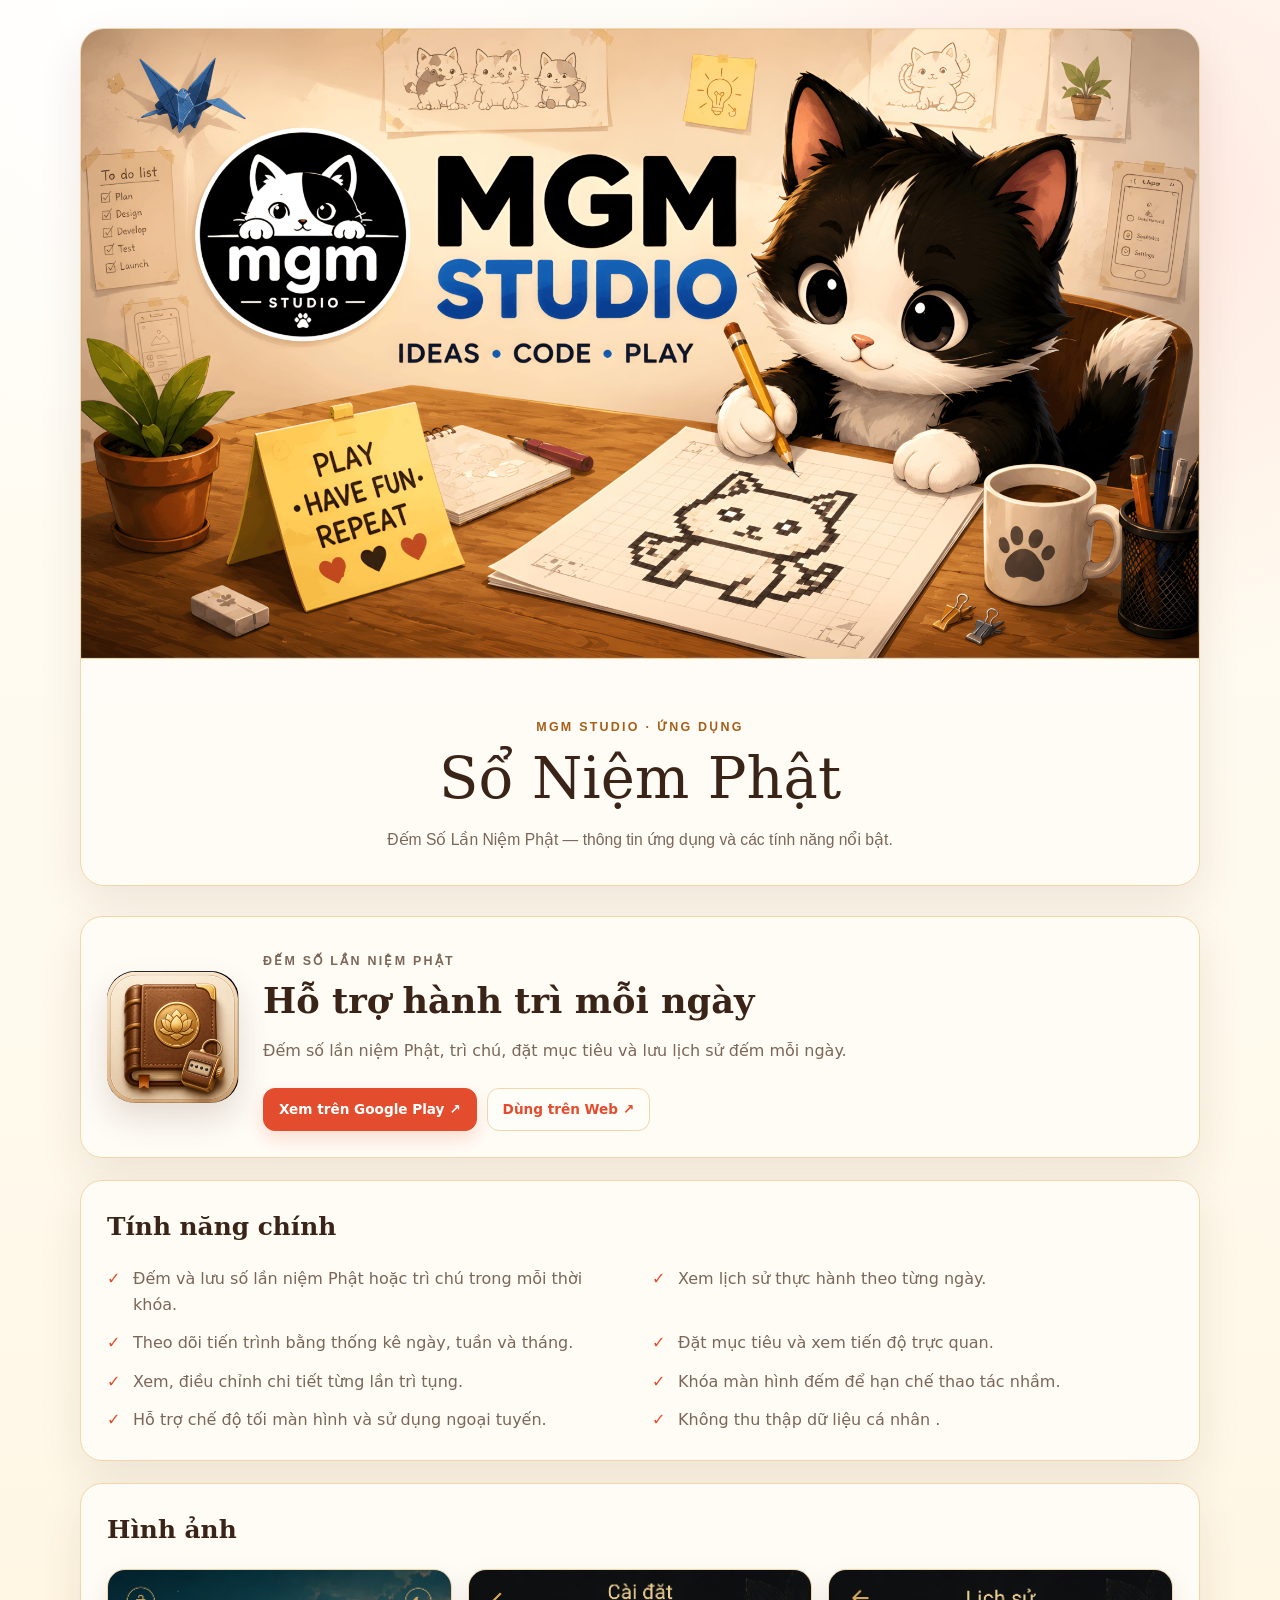
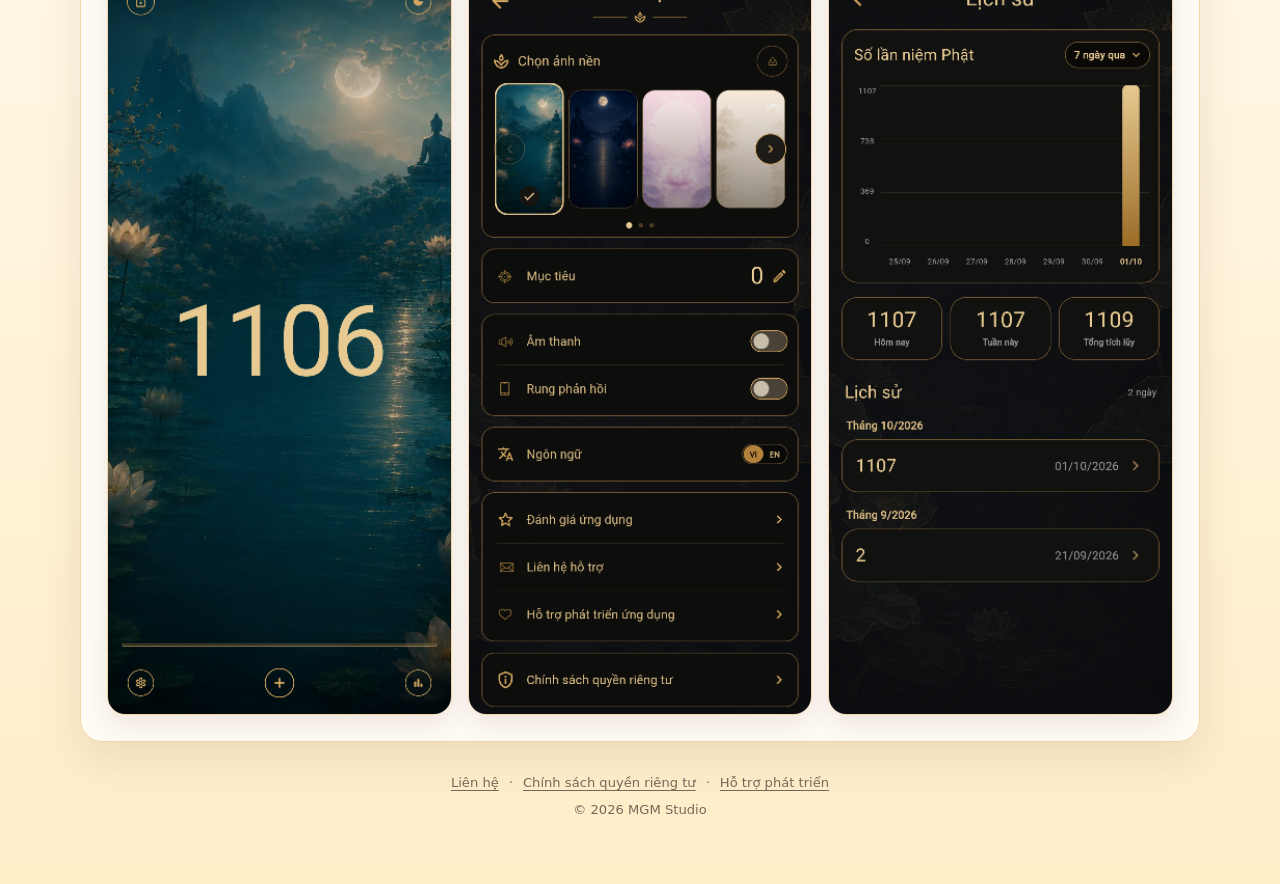
<file: apps/chanting-counter/index.html>
<!doctype html>
<html lang="vi">
  <head>
    <meta charset="utf-8" />
    <meta name="viewport" content="width=device-width, initial-scale=1" />
    <meta name="description" content="Sổ Niệm Phật giúp đếm, đặt mục tiêu và lưu lịch sử thực hành mỗi ngày." />
    <meta name="theme-color" content="#fff8e8" />
    <title>Sổ Niệm Phật | MGM Studio</title>
    <link rel="stylesheet" href="../../assets/site.css" />
  </head>
  <body>
    <main class="page-shell">
      <header class="hero">
          <figure class="cover">
       <a href="../../" aria-label="Trang chủ">
         <img src="../../assets/policy-cover.jpg" alt="MGM Studio — Ideas, Code, Play" width="2048" height="1152"
           fetchpriority="high" decoding="async" />
       </a></figure>
        <div class="hero-content">
          <p class="eyebrow">MGM Studio · Ứng dụng</p>
          <h1>Sổ Niệm Phật</h1>
          <p class="subtitle">Đếm Số Lần Niệm Phật — thông tin ứng dụng và các tính năng nổi bật.</p>
        </div>
      </header>

    

      <section class="product-summary" aria-labelledby="product-title">
        <img class="product-icon" src="../../assets/apps/chanting-icon.webp" alt="Biểu tượng Sổ Niệm Phật" width="512" height="512" />
        <div>
          <p class="eyebrow">Đếm Số Lần Niệm Phật</p>
          <h2 id="product-title">Hỗ trợ hành trì mỗi ngày</h2>
          <p>Đếm số lần niệm Phật, trì chú, đặt mục tiêu và lưu lịch sử đếm mỗi ngày.</p>
          <div class="product-actions">
            <a class="button" href="https://play.google.com/store/apps/details?id=com.mgm.chantingcounter" target="_blank" rel="noopener noreferrer">Xem trên Google Play ↗</a>
            <a class="button button--secondary" href="https://niem-phat.web.app/" target="_blank" rel="noopener noreferrer">Dùng trên Web ↗</a>
          </div>
        </div>
      </section>

      <!-- <div class="stats" aria-label="Thông tin Google Play">
        <div class="stat"><strong>50+</strong><span>Lượt tải</span></div>
        <div class="stat"><strong>Công cụ</strong><span>Danh mục</span></div>
        <div class="stat"><strong>3+</strong><span>Độ tuổi</span></div>
        <div class="stat"><strong>28/09/2026</strong><span>Cập nhật gần nhất</span></div>
      </div> -->

      <section class="content-card" aria-labelledby="features-title">
        <h2 id="features-title">Tính năng chính</h2>
        <ul class="feature-grid">
          <li>Đếm và lưu số lần niệm Phật hoặc trì chú trong mỗi thời khóa.</li>
          <li>Xem lịch sử thực hành theo từng ngày.</li>
          <li>Theo dõi tiến trình bằng thống kê ngày, tuần và tháng.</li>
          <li>Đặt mục tiêu và xem tiến độ trực quan.</li>
          <li>Xem, điều chỉnh chi tiết từng lần trì tụng.</li>
          <li>Khóa màn hình đếm để hạn chế thao tác nhầm.</li>
          <li>Hỗ trợ chế độ tối màn hình và sử dụng ngoại tuyến.</li>
          <li>Không thu thập dữ liệu cá nhân .</li>
        </ul>
      </section>

      <section class="content-card" aria-labelledby="gallery-title">
        <h2 id="gallery-title">Hình ảnh</h2>
        <div class="gallery">
          <img src="../../assets/apps/chanting-01.png" alt="Màn hình Sổ Niệm Phật 1" loading="lazy" />
          <img src="../../assets/apps/chanting-02.png" alt="Màn hình Sổ Niệm Phật 2" loading="lazy" />
          <img src="../../assets/apps/chanting-03.png" alt="Màn hình Sổ Niệm Phật 3" loading="lazy" />
        </div>
      </section>

     <footer>
        <nav class="footer-links" aria-label="Liên kết hỗ trợ">
          <a href="mailto:support.mgm.studio@gmail.com">Liên hệ</a>
          <span aria-hidden="true">·</span>
          <a href="../../privacy/">Chính sách quyền riêng tư</a>
          <span aria-hidden="true">·</span>
          <a href="../../donate/">Hỗ trợ phát triển</a>
        </nav>
        <p class="copyright">© 2026 MGM Studio</p>
      </footer>
    </main>
  </body>
</html>
</file>
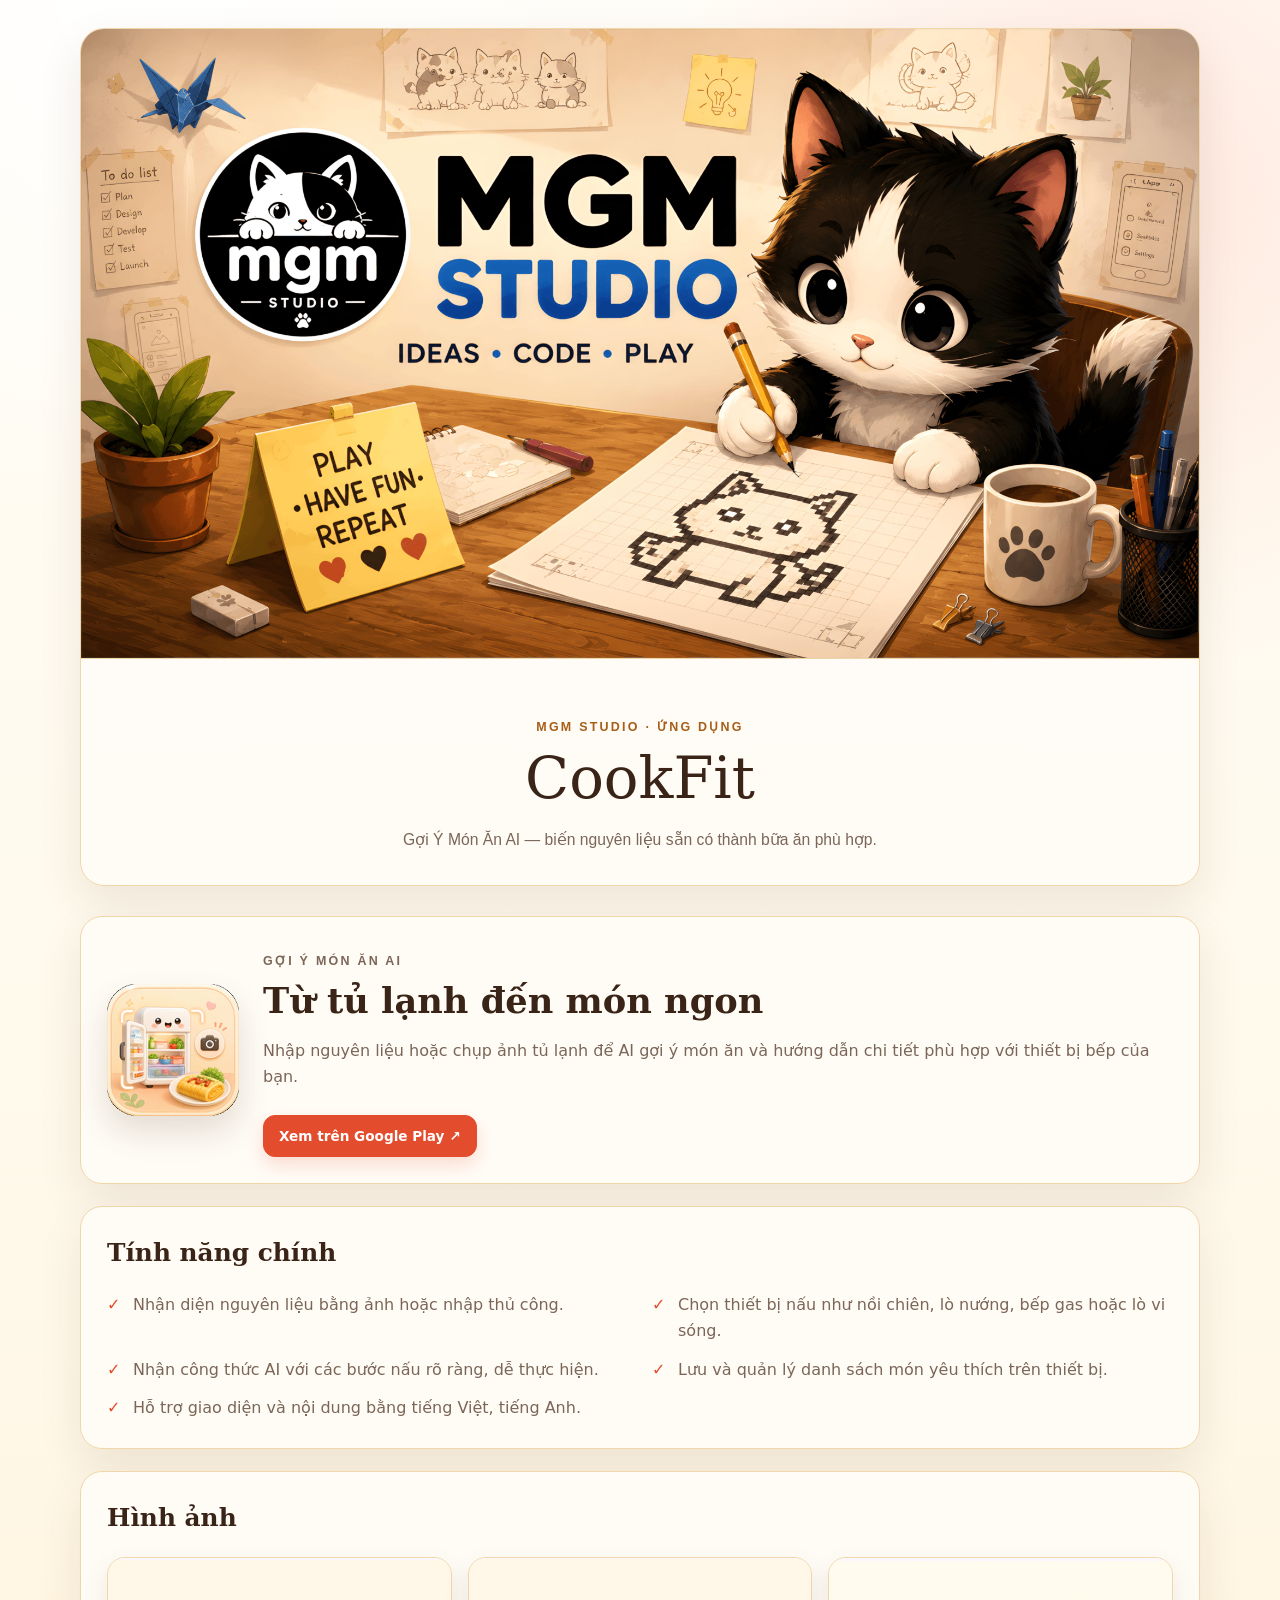
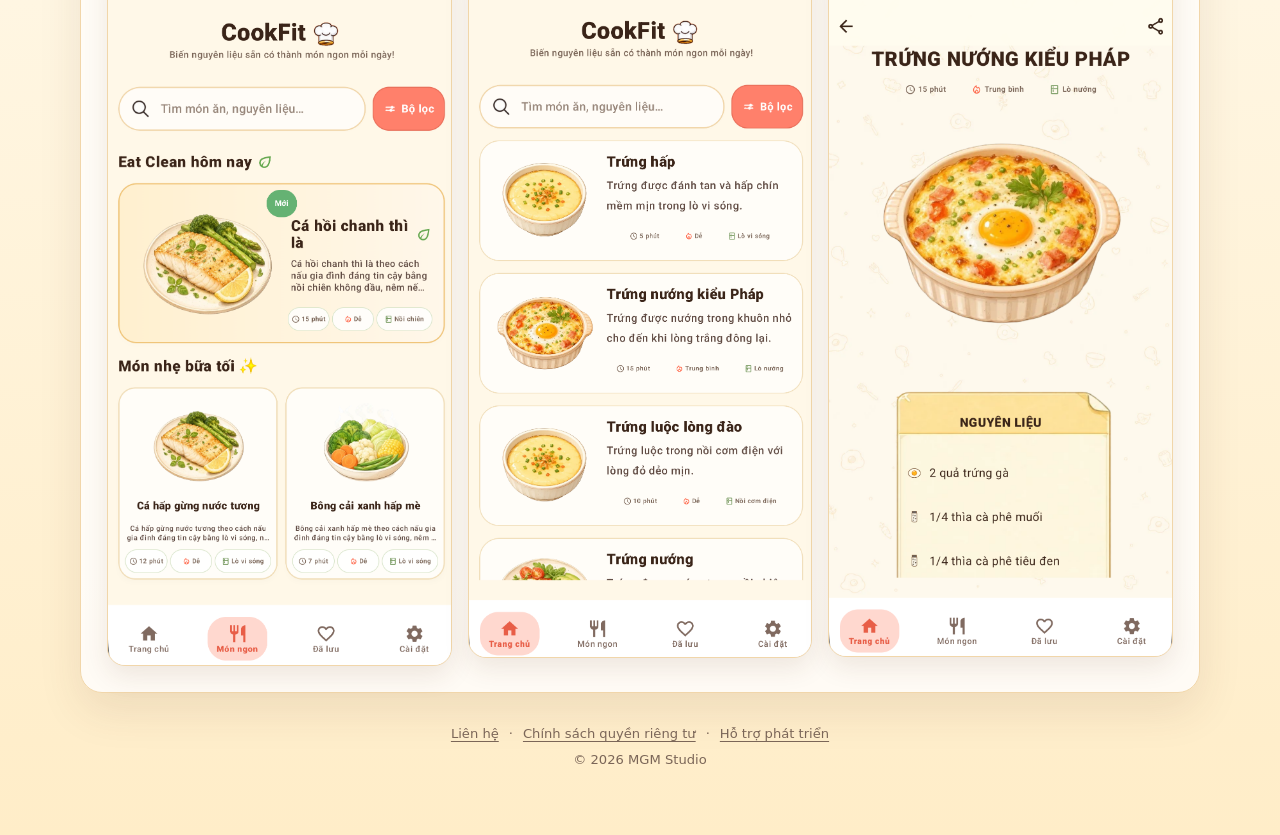
<file: apps/cookfit/index.html>
<!doctype html>
<html lang="vi">
  <head>
    <meta charset="utf-8" />
    <meta name="viewport" content="width=device-width, initial-scale=1" />
    <meta name="description" content="CookFit gợi ý món ngon từ nguyên liệu sẵn có và thiết bị bếp với AI." />
    <meta name="theme-color" content="#fff8e8" />
    <title>CookFit | MGM Studio</title>
    <link rel="stylesheet" href="../../assets/site.css" />
  </head>
  <body>
    <main class="page-shell">
      <header class="hero">
        <figure class="cover">
       <a href="../../" aria-label="Trang chủ">
         <img src="../../assets/policy-cover.jpg" alt="MGM Studio — Ideas, Code, Play" width="2048" height="1152"
           fetchpriority="high" decoding="async" />
       </a>
        </figure>
        <div class="hero-content">
          <p class="eyebrow">MGM Studio · Ứng dụng</p>
          <h1>CookFit</h1>
          <p class="subtitle">Gợi Ý Món Ăn AI — biến nguyên liệu sẵn có thành bữa ăn phù hợp.</p>
                </div>
      </header>

 

      <section class="product-summary" aria-labelledby="product-title">
        <img class="product-icon" src="../../assets/apps/cookfit-icon.webp" alt="Biểu tượng CookFit" width="512" height="512" />
        <div>
          <p class="eyebrow">Gợi Ý Món Ăn AI</p>
          <h2 id="product-title">Từ tủ lạnh đến món ngon</h2>
          <p>Nhập nguyên liệu hoặc chụp ảnh tủ lạnh để AI gợi ý món ăn và hướng dẫn chi tiết phù hợp với thiết bị bếp của bạn.</p>
          <div class="product-actions">
            <a class="button" href="https://play.google.com/store/apps/details?id=com.mgm.cookfit" target="_blank" rel="noopener noreferrer">Xem trên Google Play ↗</a>
          </div>
        </div>
      </section>

      <!-- <div class="stats" aria-label="Thông tin Google Play">
        <div class="stat"><strong>1+</strong><span>Lượt tải</span></div>
        <div class="stat"><strong>Ăn uống</strong><span>Danh mục</span></div>
        <div class="stat"><strong>3+</strong><span>Độ tuổi</span></div>
        <div class="stat"><strong>29/09/2026</strong><span>Cập nhật gần nhất</span></div>
      </div> -->

      <section class="content-card" aria-labelledby="features-title">
        <h2 id="features-title">Tính năng chính</h2>
        <ul class="feature-grid">
          <li>Nhận diện nguyên liệu bằng ảnh hoặc nhập thủ công.</li>
          <li>Chọn thiết bị nấu như nồi chiên, lò nướng, bếp gas hoặc lò vi sóng.</li>
          <li>Nhận công thức AI với các bước nấu rõ ràng, dễ thực hiện.</li>
          <li>Lưu và quản lý danh sách món yêu thích trên thiết bị.</li>
          <li>Hỗ trợ giao diện và nội dung bằng tiếng Việt, tiếng Anh.</li>
        </ul>
      </section>

      <section class="content-card" aria-labelledby="gallery-title">
        <h2 id="gallery-title">Hình ảnh</h2>
        <div class="gallery">
          <img src="../../assets/apps/cookfit-01.png" alt="Màn hình CookFit 1" loading="lazy" />
          <img src="../../assets/apps/cookfit-02.png" alt="Màn hình CookFit 2" loading="lazy" />
          <img src="../../assets/apps/cookfit-03.png" alt="Màn hình CookFit 3" loading="lazy" />
        </div>
      </section>

    
     <footer>
        <nav class="footer-links" aria-label="Liên kết hỗ trợ">
          <a href="mailto:support.mgm.studio@gmail.com">Liên hệ</a>
          <span aria-hidden="true">·</span>
          <a href="../../privacy/">Chính sách quyền riêng tư</a>
          <span aria-hidden="true">·</span>
          <a href="../../donate/">Hỗ trợ phát triển</a>
        </nav>
        <p class="copyright">© 2026 MGM Studio</p>
      </footer>
    </main>
  </body>
</html>
</file>
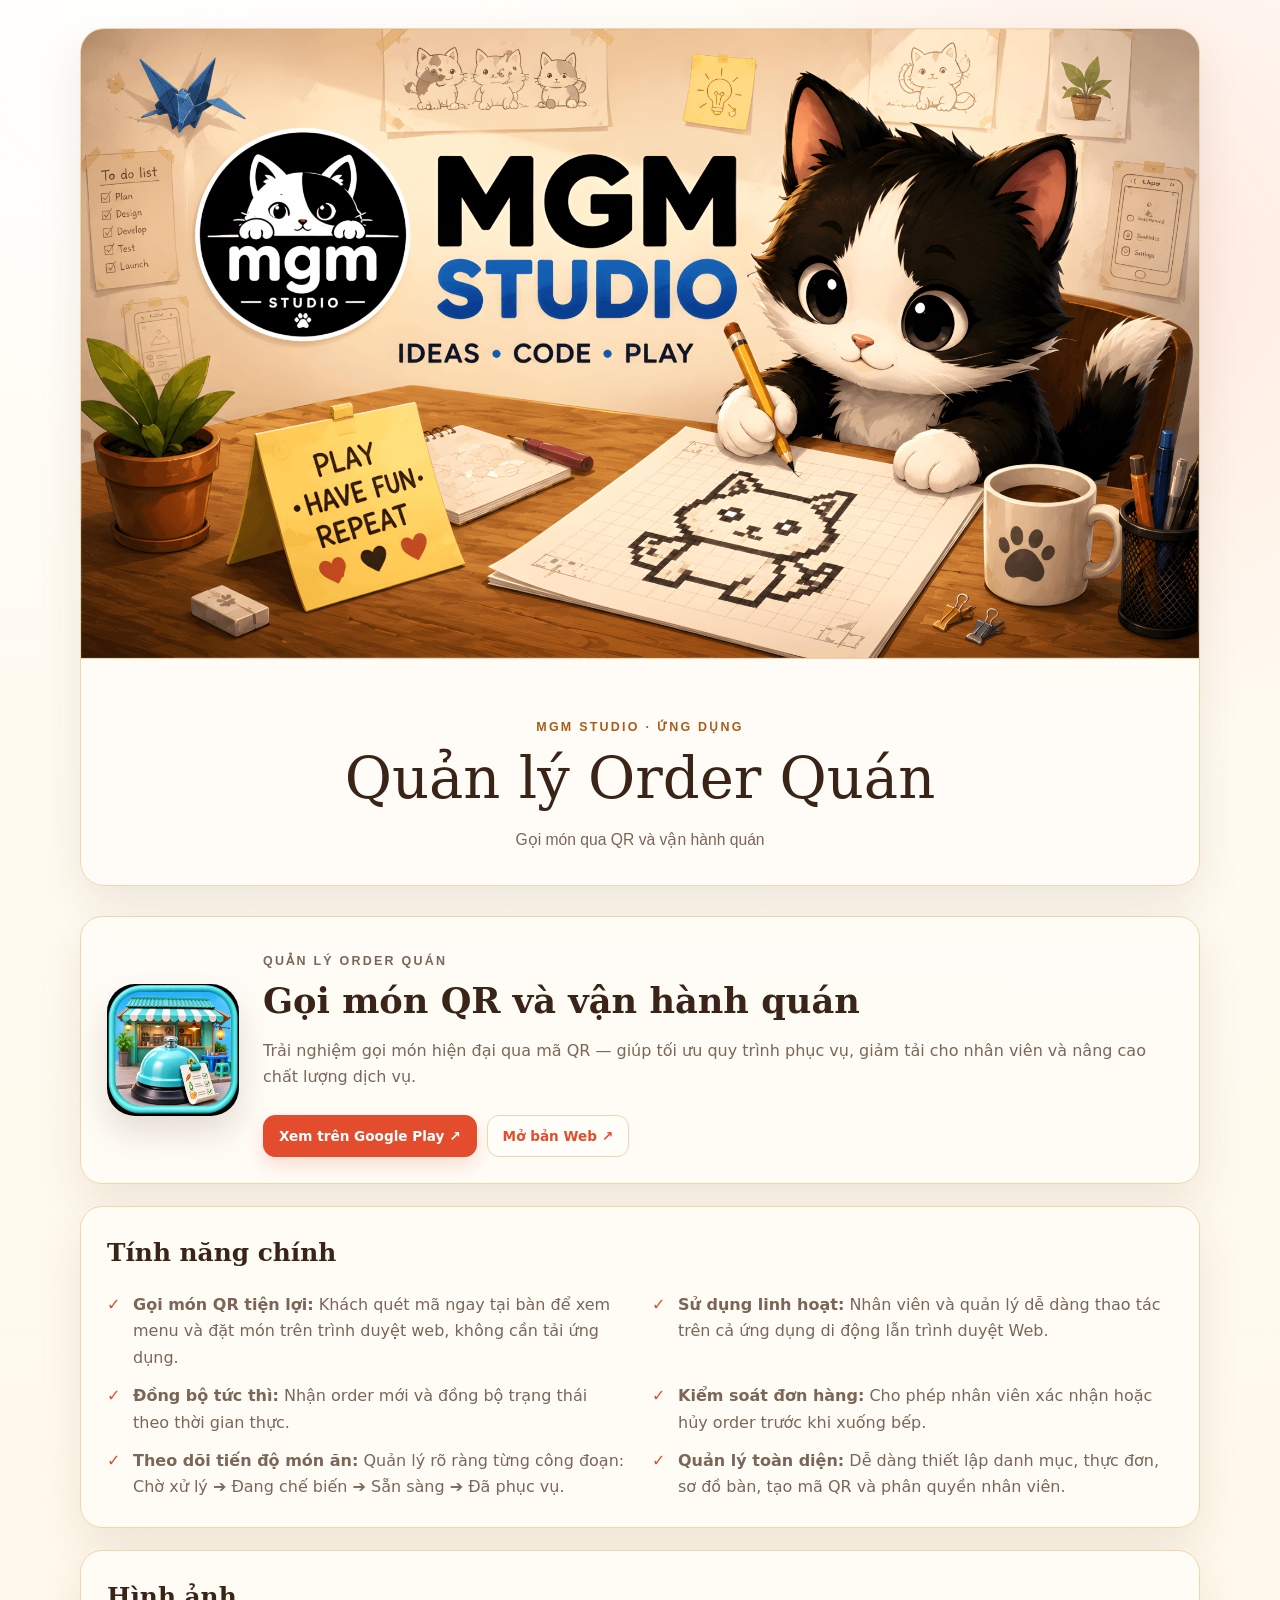
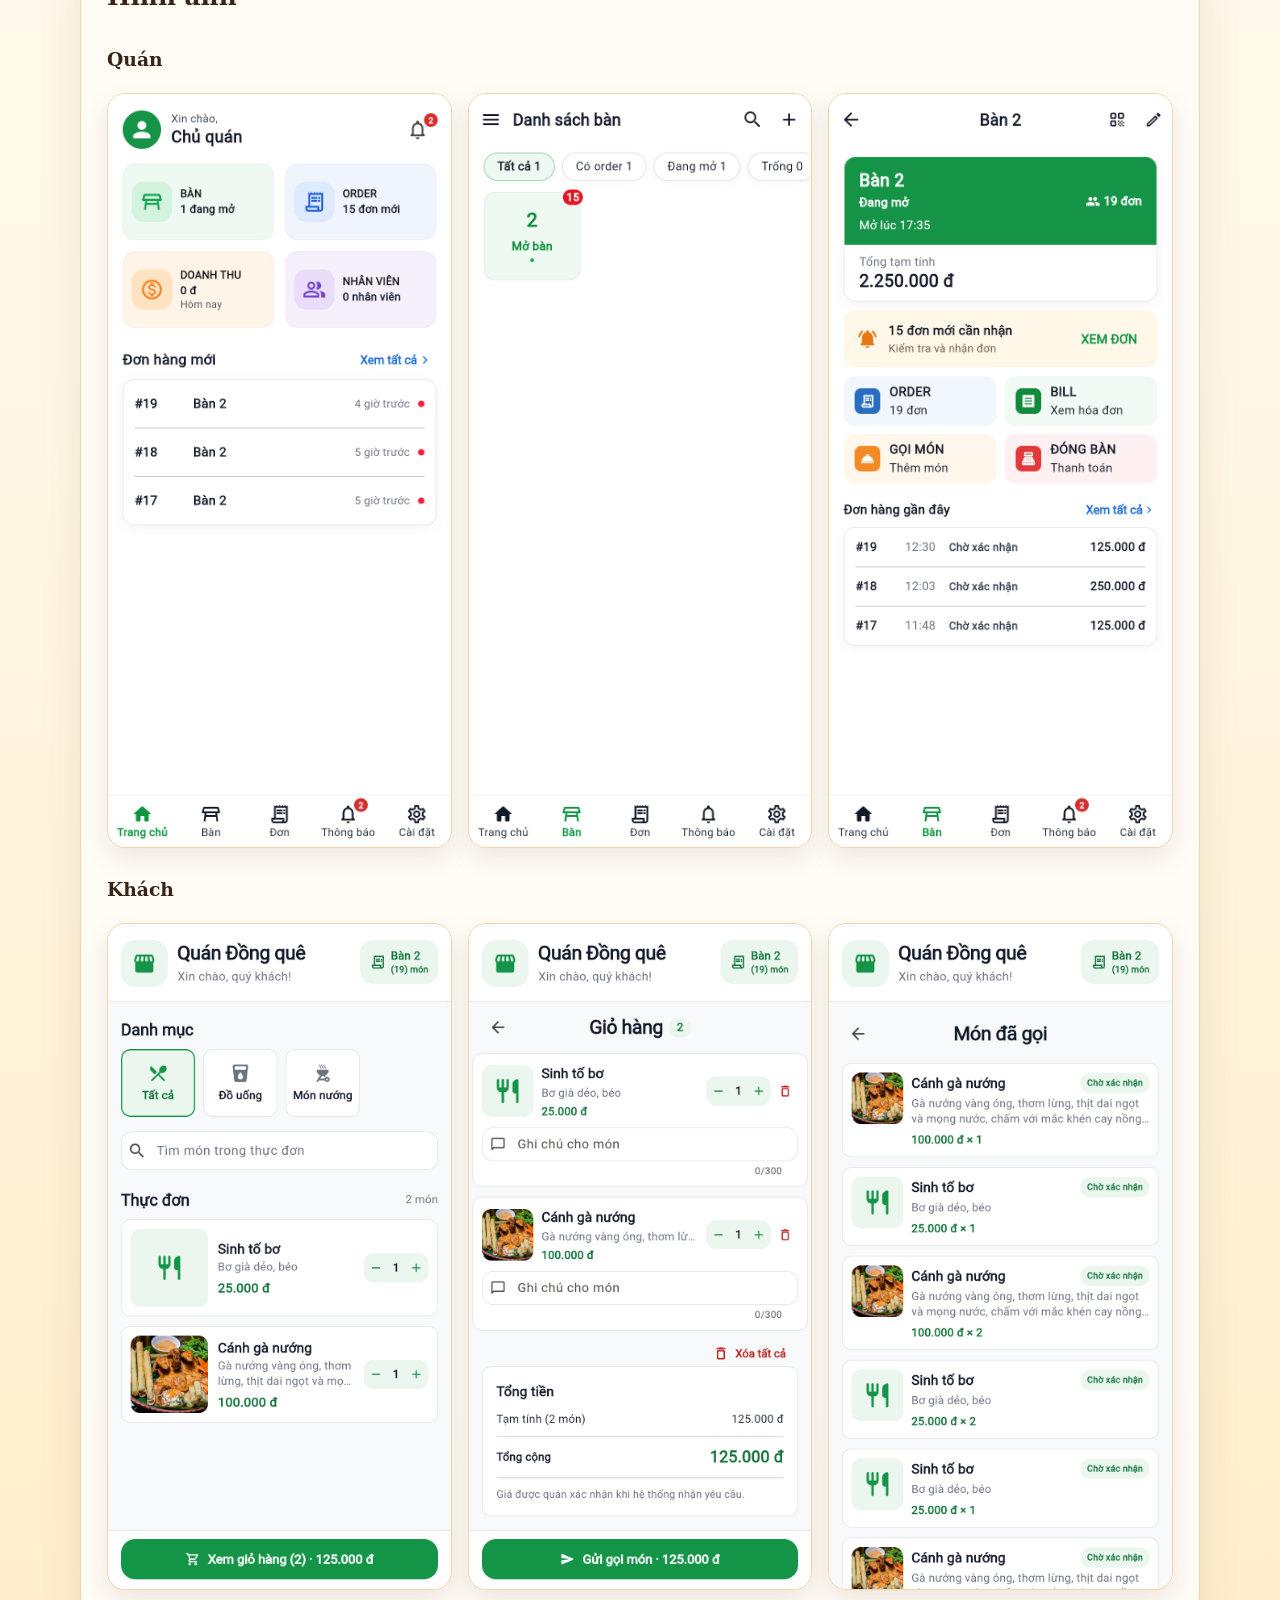
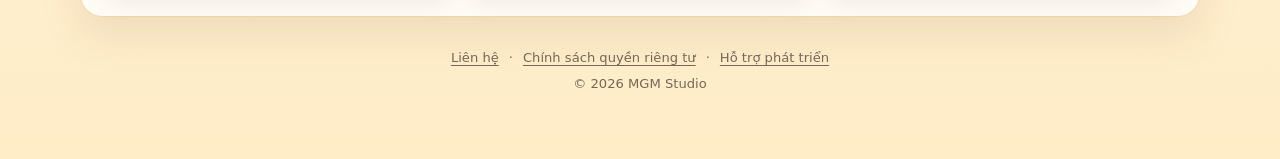
<file: apps/tablego/index.html>
<!doctype html>
<html lang="vi">
  <head>
    <meta charset="utf-8" />
    <meta name="viewport" content="width=device-width, initial-scale=1" />
    <meta name="description" content="TableGo giúp quán nhận gọi món qua QR, quản lý order và vận hành bếp." />
    <meta name="theme-color" content="#fff8e8" />
    <title>Quản lý Order Quán | MGM Studio</title>
    <link rel="stylesheet" href="../../assets/site.css" />
  </head>
  <body>
    <main class="page-shell">
      <header class="hero">
        <figure class="cover">
          <a href="../../" aria-label="Trang chủ">
            <img src="../../assets/policy-cover.jpg" alt="MGM Studio — Ideas, Code, Play" width="2048" height="1152" fetchpriority="high" />
          </a>
        </figure>
        <div class="hero-content">
          <p class="eyebrow">MGM Studio · Ứng dụng</p>
          <h1>Quản lý Order Quán</h1>
          <p class="subtitle">Gọi món qua QR và vận hành quán</p>
        
        </div>
      </header>

   

      <section class="product-summary" aria-labelledby="product-title">
        <img class="product-icon" src="../../assets/apps/tablego-icon.webp" alt="Biểu tượng TableGo" width="512" height="512" />
        <div>
          <p class="eyebrow">Quản lý Order Quán</p>
          <h2 id="product-title">Gọi món QR và vận hành quán</h2>
          <p>Trải nghiệm gọi món hiện đại qua mã QR — giúp tối ưu quy trình phục vụ, giảm tải cho nhân viên và nâng cao chất lượng dịch vụ.</p>
          <div class="product-actions">
            <a class="button" href="https://play.google.com/store/apps/details?id=com.mgm.tablego" target="_blank" rel="noopener noreferrer">Xem trên Google Play ↗</a>
            <a class="button button--secondary" href="https://goi-mon-app.web.app/" target="_blank" rel="noopener noreferrer">Mở bản Web ↗</a>
          </div>
        </div>
      </section>

      <!-- <div class="stats" aria-label="Thông tin Google Play">
        <div class="stat"><strong>10+</strong><span>Lượt tải</span></div>
        <div class="stat"><strong>Công cụ</strong><span>Danh mục</span></div>
        <div class="stat"><strong>18+</strong><span>Độ tuổi</span></div>
        <div class="stat"><strong>01/10/2026</strong><span>Cập nhật gần nhất</span></div>
      </div> -->

      <section class="content-card" aria-labelledby="features-title">
        <h2 id="features-title">Tính năng chính</h2>
        <ul class="feature-grid">
          <li><b>Gọi món QR tiện lợi:</b> Khách quét mã ngay tại bàn để xem menu và đặt món trên trình duyệt web, không cần tải ứng dụng.</li>
          <li><b>Sử dụng linh hoạt:</b> Nhân viên và quản lý dễ dàng thao tác trên cả ứng dụng di động lẫn trình duyệt Web.</li>
          <li><b>Đồng bộ tức thì:</b> Nhận order mới và đồng bộ trạng thái theo thời gian thực.</li>
          <li><b>Kiểm soát đơn hàng:</b> Cho phép nhân viên xác nhận hoặc hủy order trước khi xuống bếp.</li>
          <li><b>Theo dõi tiến độ món ăn:</b> Quản lý rõ ràng từng công đoạn: Chờ xử lý ➔ Đang chế biến ➔ Sẵn sàng ➔ Đã phục vụ.</li>
          <li><b>Quản lý toàn diện:</b> Dễ dàng thiết lập danh mục, thực đơn, sơ đồ bàn, tạo mã QR và phân quyền nhân viên.</li>
        </ul>
      </section>

      <section class="content-card" aria-labelledby="gallery-title">
        <h2 id="gallery-title">Hình ảnh</h2>
        <br/>
        <h3 id="gallery-title">Quán</h3>

        <div class="gallery">
          <img src="../../assets/apps/tablego-01.png" alt="Màn hình TableGo 1" loading="lazy" />
          <img src="../../assets/apps/tablego-02.png" alt="Màn hình TableGo 2" loading="lazy" />
          <img src="../../assets/apps/tablego-03.png" alt="Màn hình TableGo 3" loading="lazy" />
        </div>

        <br/>
        <h3 id="gallery-title">Khách</h3>
         <div class="gallery">
          <img src="../../assets/apps/tablego-07.png" alt="Màn hình TableGo 7" loading="lazy" />
          <img src="../../assets/apps/tablego-08.png" alt="Màn hình TableGo 8" loading="lazy" />
          <img src="../../assets/apps/tablego-09.png" alt="Màn hình TableGo 9" loading="lazy" />
          </div>
      </section>

    
     <footer>
        <nav class="footer-links" aria-label="Liên kết hỗ trợ">
          <a href="mailto:support.mgm.studio@gmail.com">Liên hệ</a>
          <span aria-hidden="true">·</span>
          <a href="../../privacy/">Chính sách quyền riêng tư</a>
          <span aria-hidden="true">·</span>
          <a href="../../donate/">Hỗ trợ phát triển</a>
        </nav>
        <p class="copyright">© 2026 MGM Studio</p>
      </footer>
    </main>
  </body>
</html>
</file>
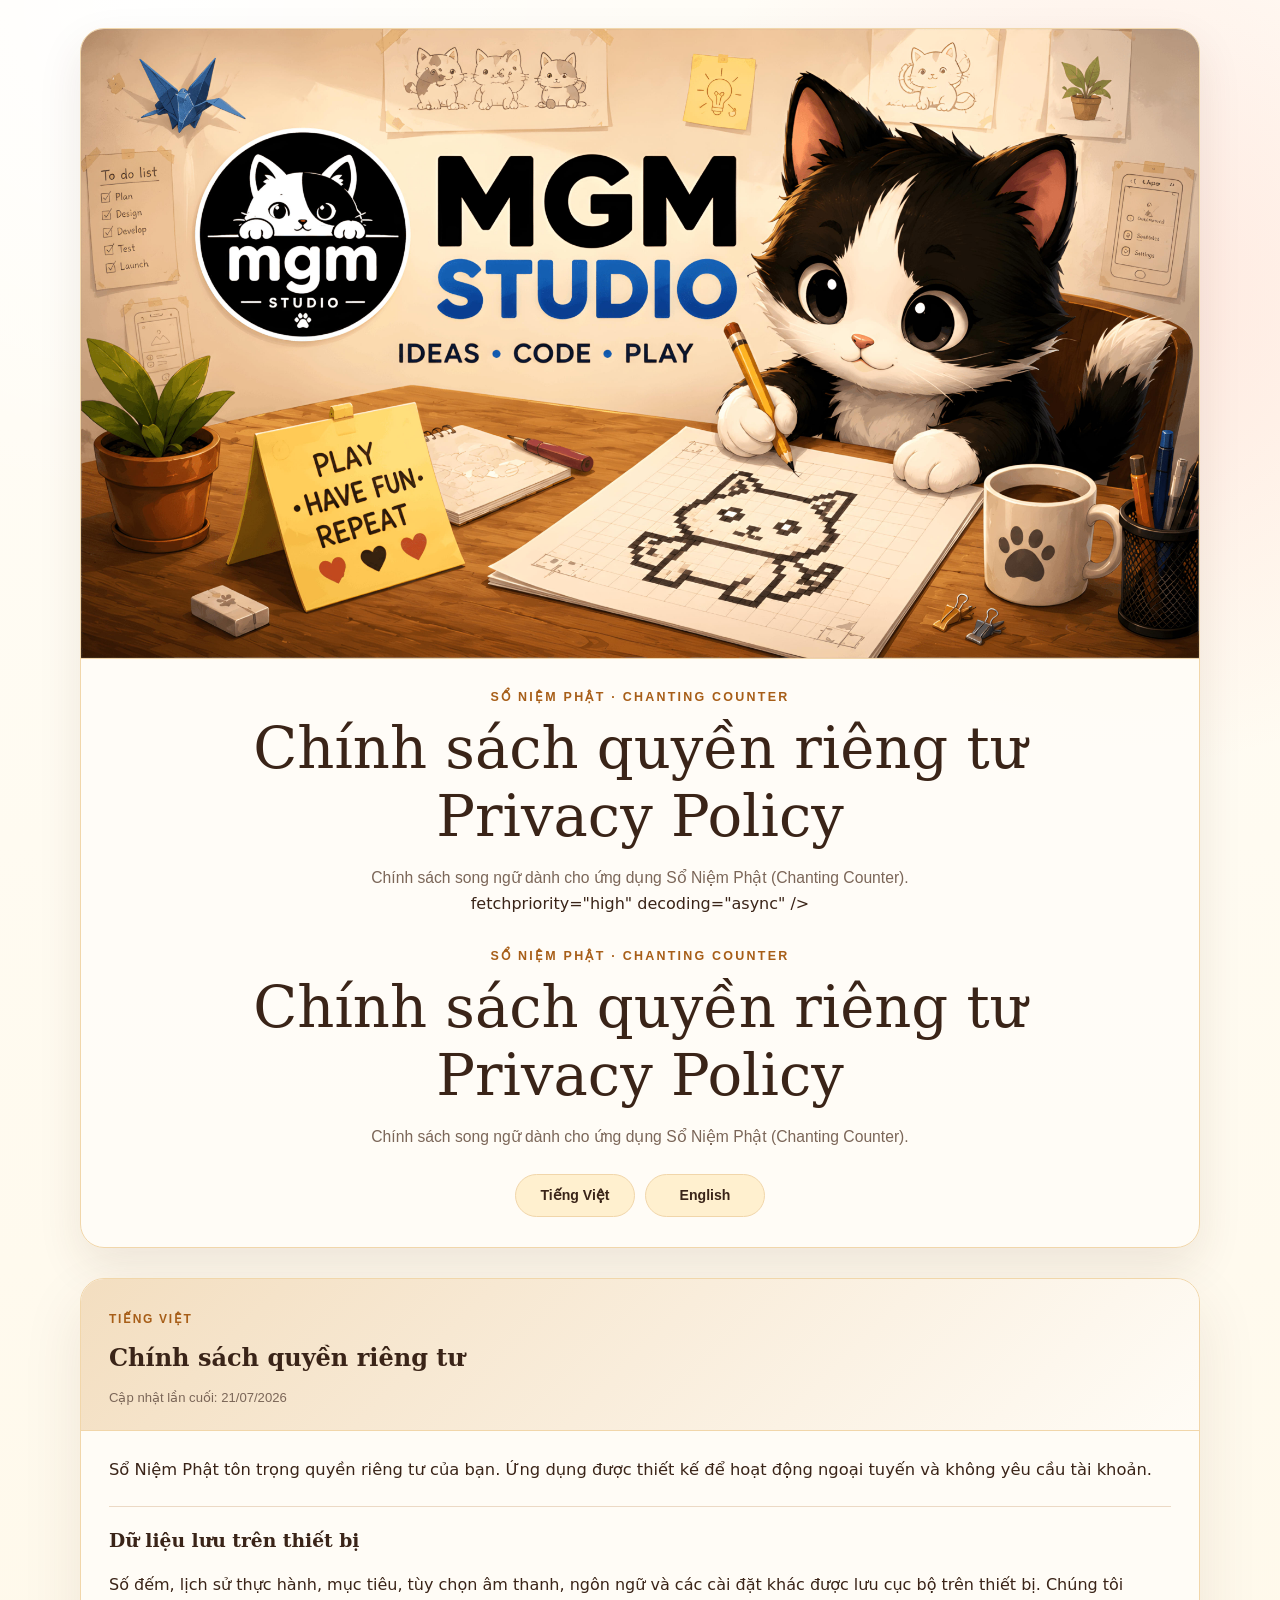
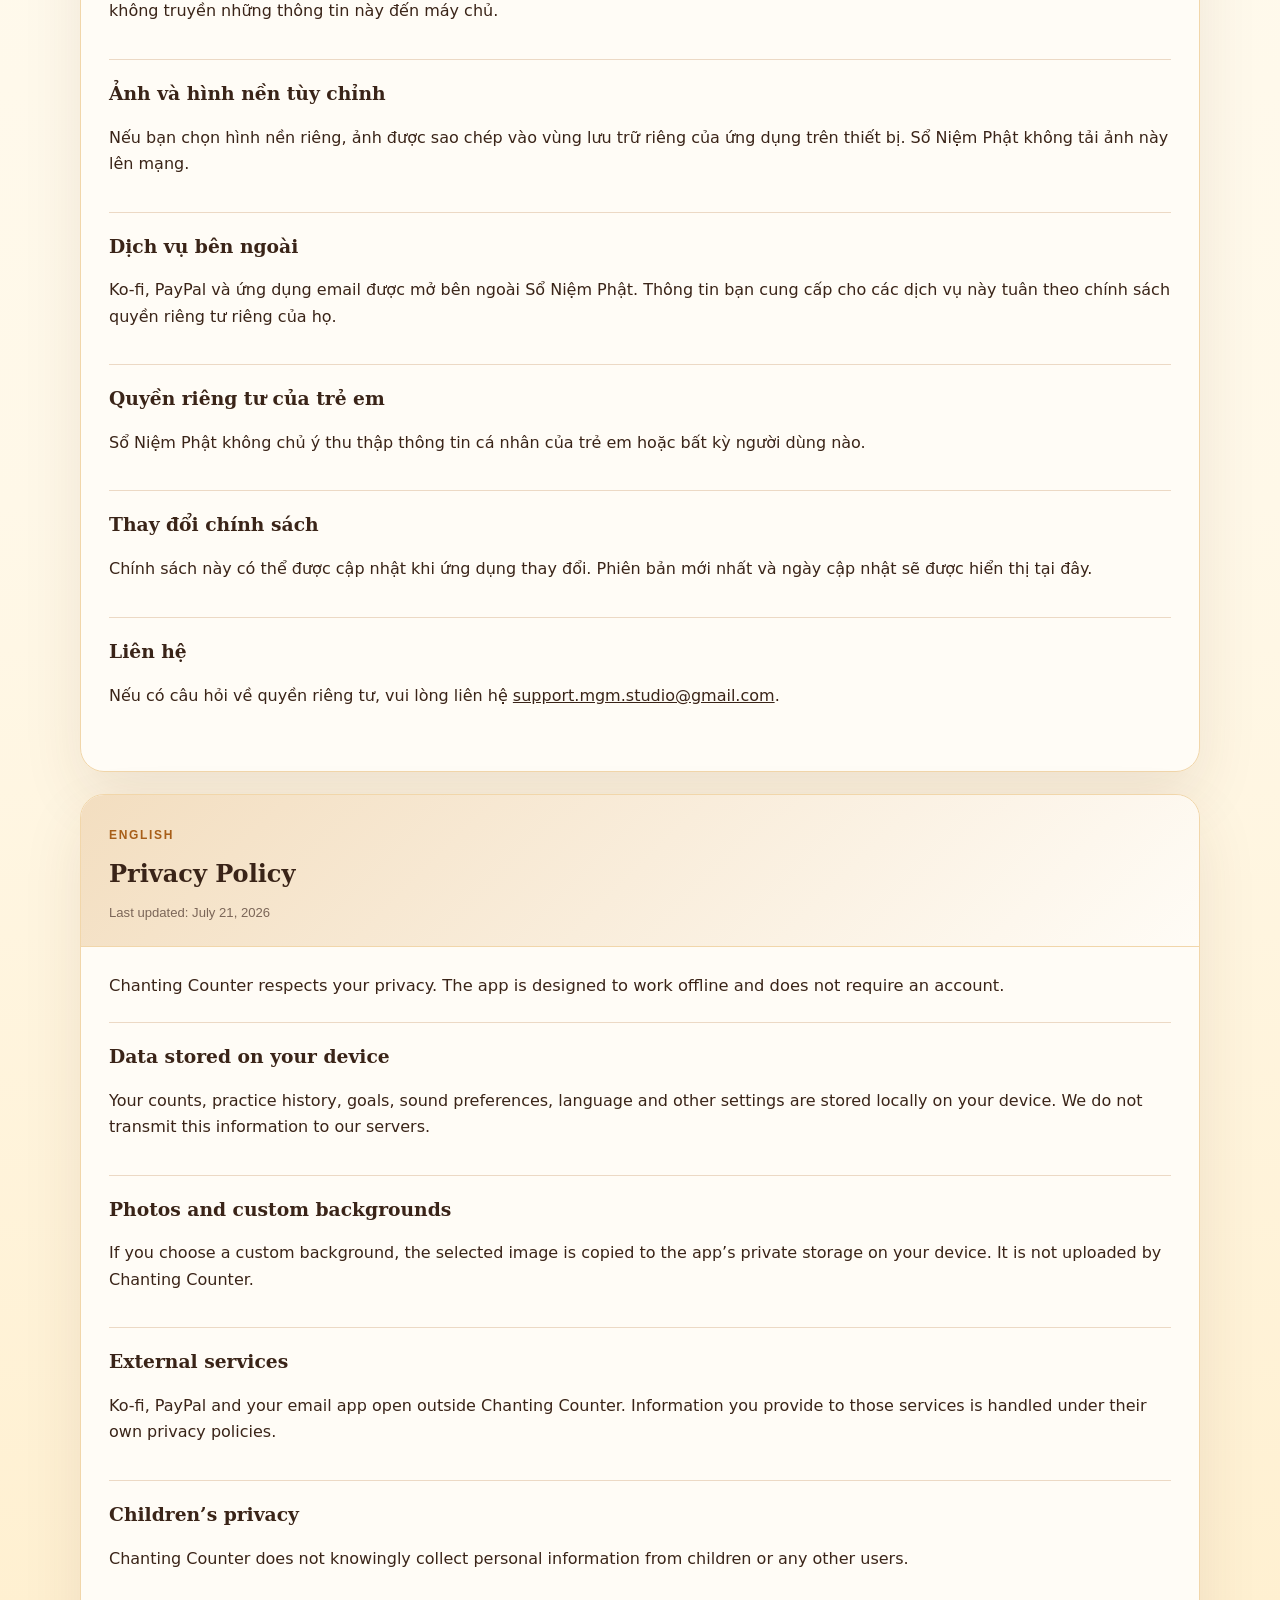
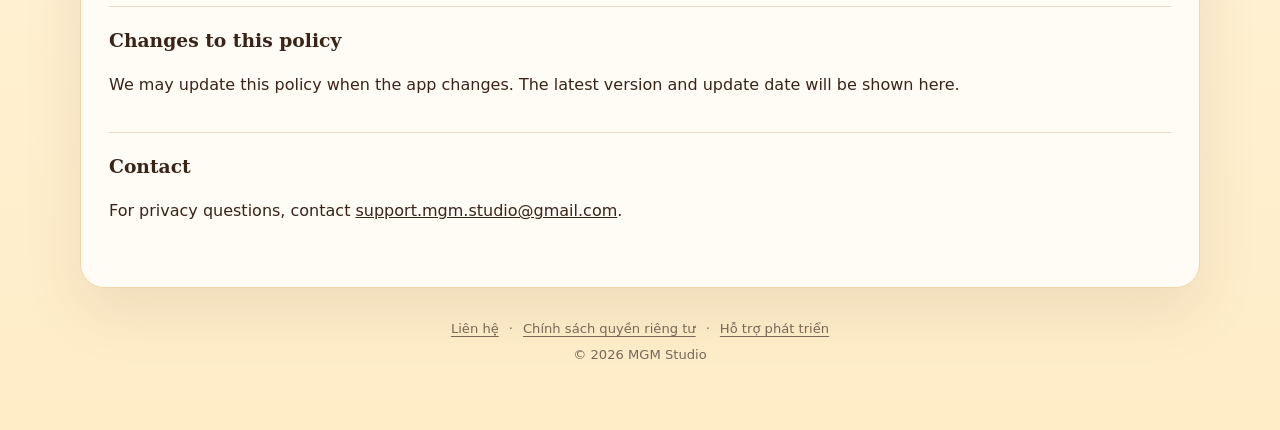
<file: privacy/chanting-counter/index.html>
<!doctype html>
<html lang="vi">
  <head>
    <meta charset="utf-8" />
    <meta name="viewport" content="width=device-width, initial-scale=1" />
    <meta
      name="description"
      content="Chính sách quyền riêng tư song ngữ của ứng dụng Sổ Niệm Phật (Chanting Counter)."
    />
    <meta name="color-scheme" content="light" />
    <meta name="theme-color" content="#f5e4c9" />
    
    <link rel="stylesheet" href="../../assets/site.css" />
    <title>Chính sách quyền riêng tư | Privacy Policy</title>
  
  </head>
  <body>
    <main class="page-shell">
      <header class="hero">
        <figure class="cover">
          <a href="../../" aria-label="Trang chủ">
            <img
              src="../../assets/policy-cover.jpg"
              alt="MGM Studio — Ideas, Code, Play"
              width="2048"
              height="1152"
              fetchpriority="high"
              decoding="async"
            />
          </a>
        </figure>

        <p class="eyebrow">Sổ Niệm Phật · Chanting Counter</p>
        <h1>Chính sách quyền riêng tư<br />Privacy Policy</h1>
        <p class="subtitle">
          Chính sách song ngữ dành cho ứng dụng Sổ Niệm Phật (Chanting Counter).
        </p>
            fetchpriority="high"
            decoding="async"
          />
        </figure>

        <p class="eyebrow">Sổ Niệm Phật · Chanting Counter</p>
        <h1>Chính sách quyền riêng tư<br />Privacy Policy</h1>
        <p class="subtitle">
          Chính sách song ngữ dành cho ứng dụng Sổ Niệm Phật (Chanting Counter).
        </p>
         
        <nav class="language-nav" aria-label="Chọn ngôn ngữ · Choose a language">
          <a href="#tieng-viet">Tiếng Việt</a>
          <a href="#english">English</a>
        </nav>
      </header>

      <div class="policies">
        <article class="policy" id="tieng-viet" lang="vi">
          <header class="policy-header">
            <span class="language-label">Tiếng Việt</span>
            <h2>Chính sách quyền riêng tư</h2>
            <p class="updated">Cập nhật lần cuối: 21/07/2026</p>
          </header>
          <div class="policy-body">
            <p class="intro">
              Sổ Niệm Phật tôn trọng quyền riêng tư của bạn. Ứng dụng được thiết kế để
              hoạt động ngoại tuyến và không yêu cầu tài khoản.
            </p>

            <section>
              <h3>Dữ liệu lưu trên thiết bị</h3>
              <p>
                Số đếm, lịch sử thực hành, mục tiêu, tùy chọn âm thanh, ngôn ngữ và các
                cài đặt khác được lưu cục bộ trên thiết bị. Chúng tôi không truyền những
                thông tin này đến máy chủ.
              </p>
            </section>

            <section>
              <h3>Ảnh và hình nền tùy chỉnh</h3>
              <p>
                Nếu bạn chọn hình nền riêng, ảnh được sao chép vào vùng lưu trữ riêng
                của ứng dụng trên thiết bị. Sổ Niệm Phật không tải ảnh này lên mạng.
              </p>
            </section>

            <section>
              <h3>Dịch vụ bên ngoài</h3>
              <p>
                Ko-fi, PayPal và ứng dụng email được mở bên ngoài Sổ Niệm Phật. Thông
                tin bạn cung cấp cho các dịch vụ này tuân theo chính sách quyền riêng
                tư riêng của họ.
              </p>
            </section>

            <section>
              <h3>Quyền riêng tư của trẻ em</h3>
              <p>
                Sổ Niệm Phật không chủ ý thu thập thông tin cá nhân của trẻ em hoặc bất
                kỳ người dùng nào.
              </p>
            </section>

            <section>
              <h3>Thay đổi chính sách</h3>
              <p>
                Chính sách này có thể được cập nhật khi ứng dụng thay đổi. Phiên bản
                mới nhất và ngày cập nhật sẽ được hiển thị tại đây.
              </p>
            </section>

            <section>
              <h3>Liên hệ</h3>
              <p>
                Nếu có câu hỏi về quyền riêng tư, vui lòng liên hệ
                <a href="mailto:support.mgm.studio@gmail.com">support.mgm.studio@gmail.com</a>.
              </p>
            </section>
          </div>
        </article>

        <article class="policy" id="english" lang="en">
          <header class="policy-header">
            <span class="language-label">English</span>
            <h2>Privacy Policy</h2>
            <p class="updated">Last updated: July 21, 2026</p>
          </header>
          <div class="policy-body">
            <p class="intro">
              Chanting Counter respects your privacy. The app is designed to work
              offline and does not require an account.
            </p>

            <section>
              <h3>Data stored on your device</h3>
              <p>
                Your counts, practice history, goals, sound preferences, language and
                other settings are stored locally on your device. We do not transmit
                this information to our servers.
              </p>
            </section>

            <section>
              <h3>Photos and custom backgrounds</h3>
              <p>
                If you choose a custom background, the selected image is copied to the
                app’s private storage on your device. It is not uploaded by Chanting
                Counter.
              </p>
            </section>

            <section>
              <h3>External services</h3>
              <p>
                Ko-fi, PayPal and your email app open outside Chanting Counter.
                Information you provide to those services is handled under their own
                privacy policies.
              </p>
            </section>

            <section>
              <h3>Children’s privacy</h3>
              <p>
                Chanting Counter does not knowingly collect personal information from
                children or any other users.
              </p>
            </section>

            <section>
              <h3>Changes to this policy</h3>
              <p>
                We may update this policy when the app changes. The latest version and
                update date will be shown here.
              </p>
            </section>

            <section>
              <h3>Contact</h3>
              <p>
                For privacy questions, contact
                <a href="mailto:support.mgm.studio@gmail.com">support.mgm.studio@gmail.com</a>.
              </p>
            </section>
          </div>
        </article>
      </div>

        <footer>
        <nav class="footer-links" aria-label="Liên kết hỗ trợ">
          <a href="mailto:support.mgm.studio@gmail.com">Liên hệ</a>
          <span aria-hidden="true">·</span>
          <a href="../../privacy/">Chính sách quyền riêng tư</a>
          <span aria-hidden="true">·</span>
          <a href="../../donate/">Hỗ trợ phát triển</a>
        </nav>
        <p class="copyright">© 2026 MGM Studio</p>
      </footer>
    </main>
  </body>
</html>
</file>
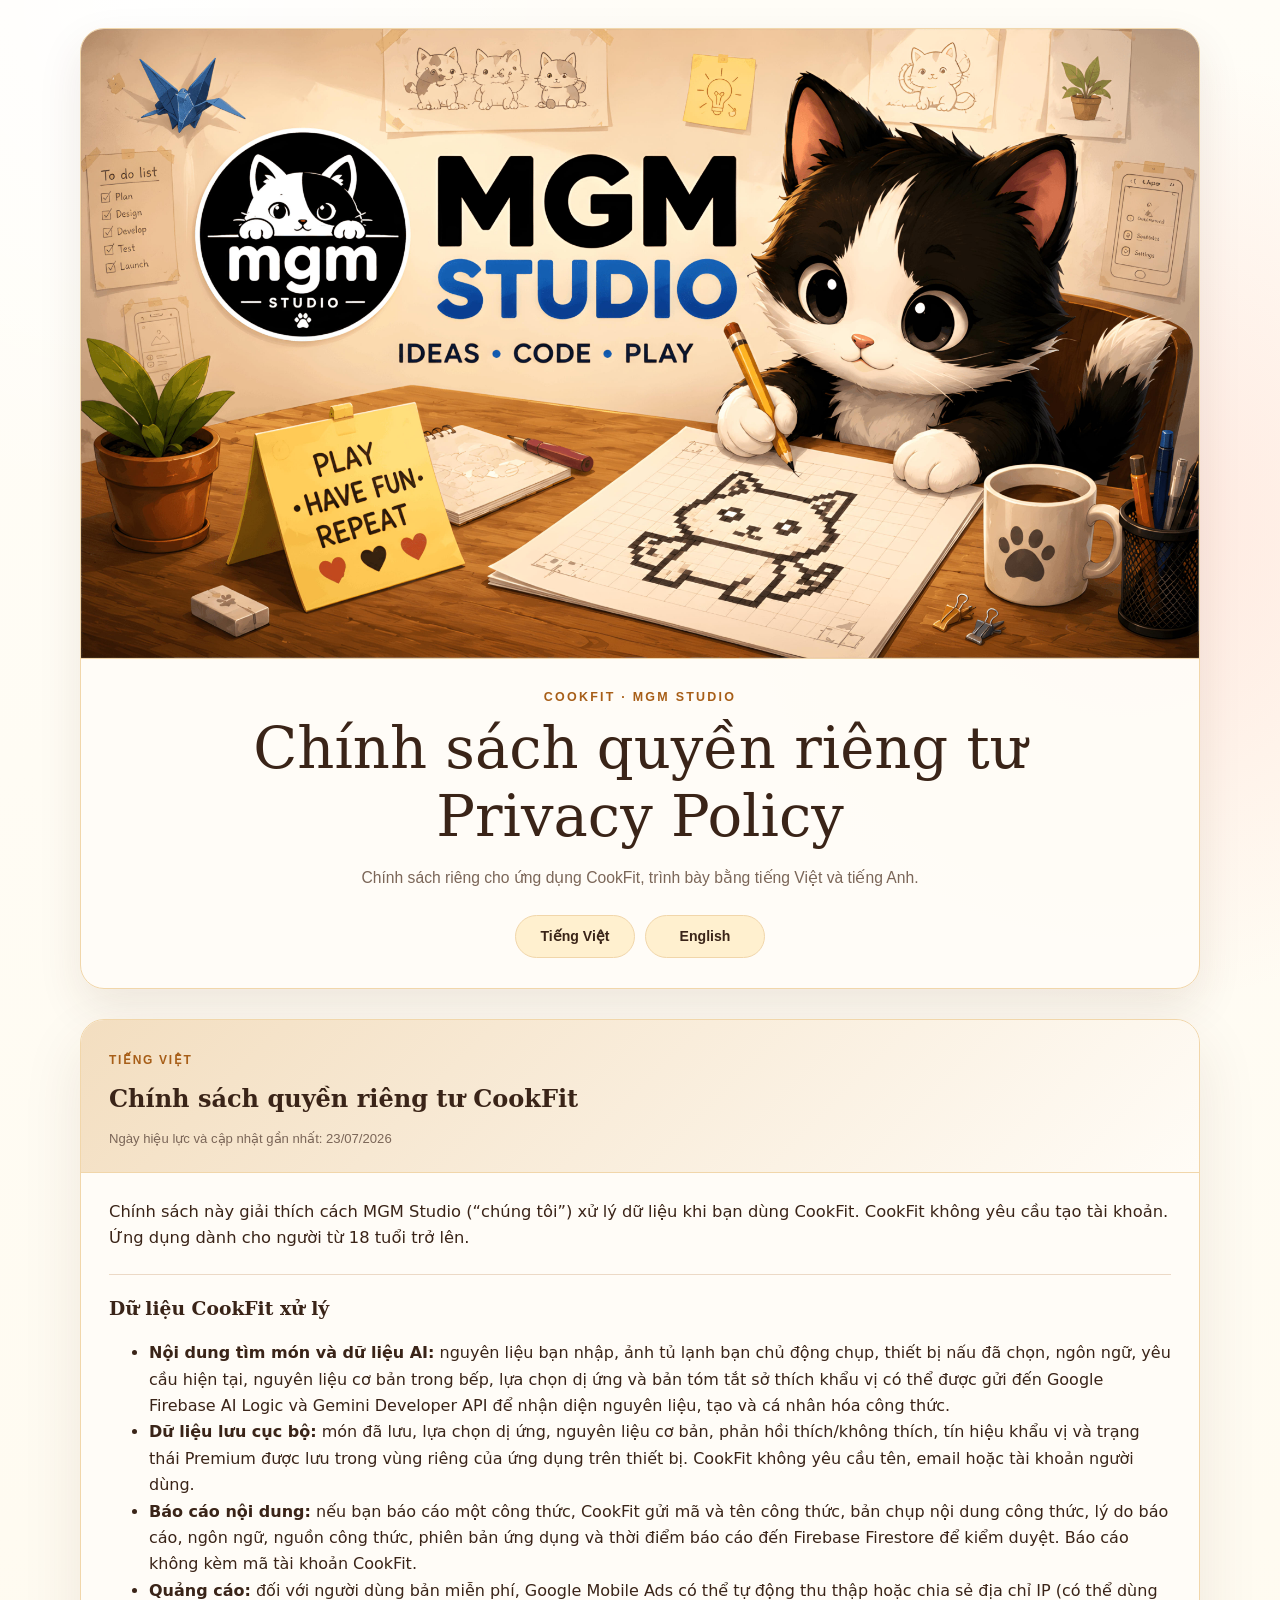
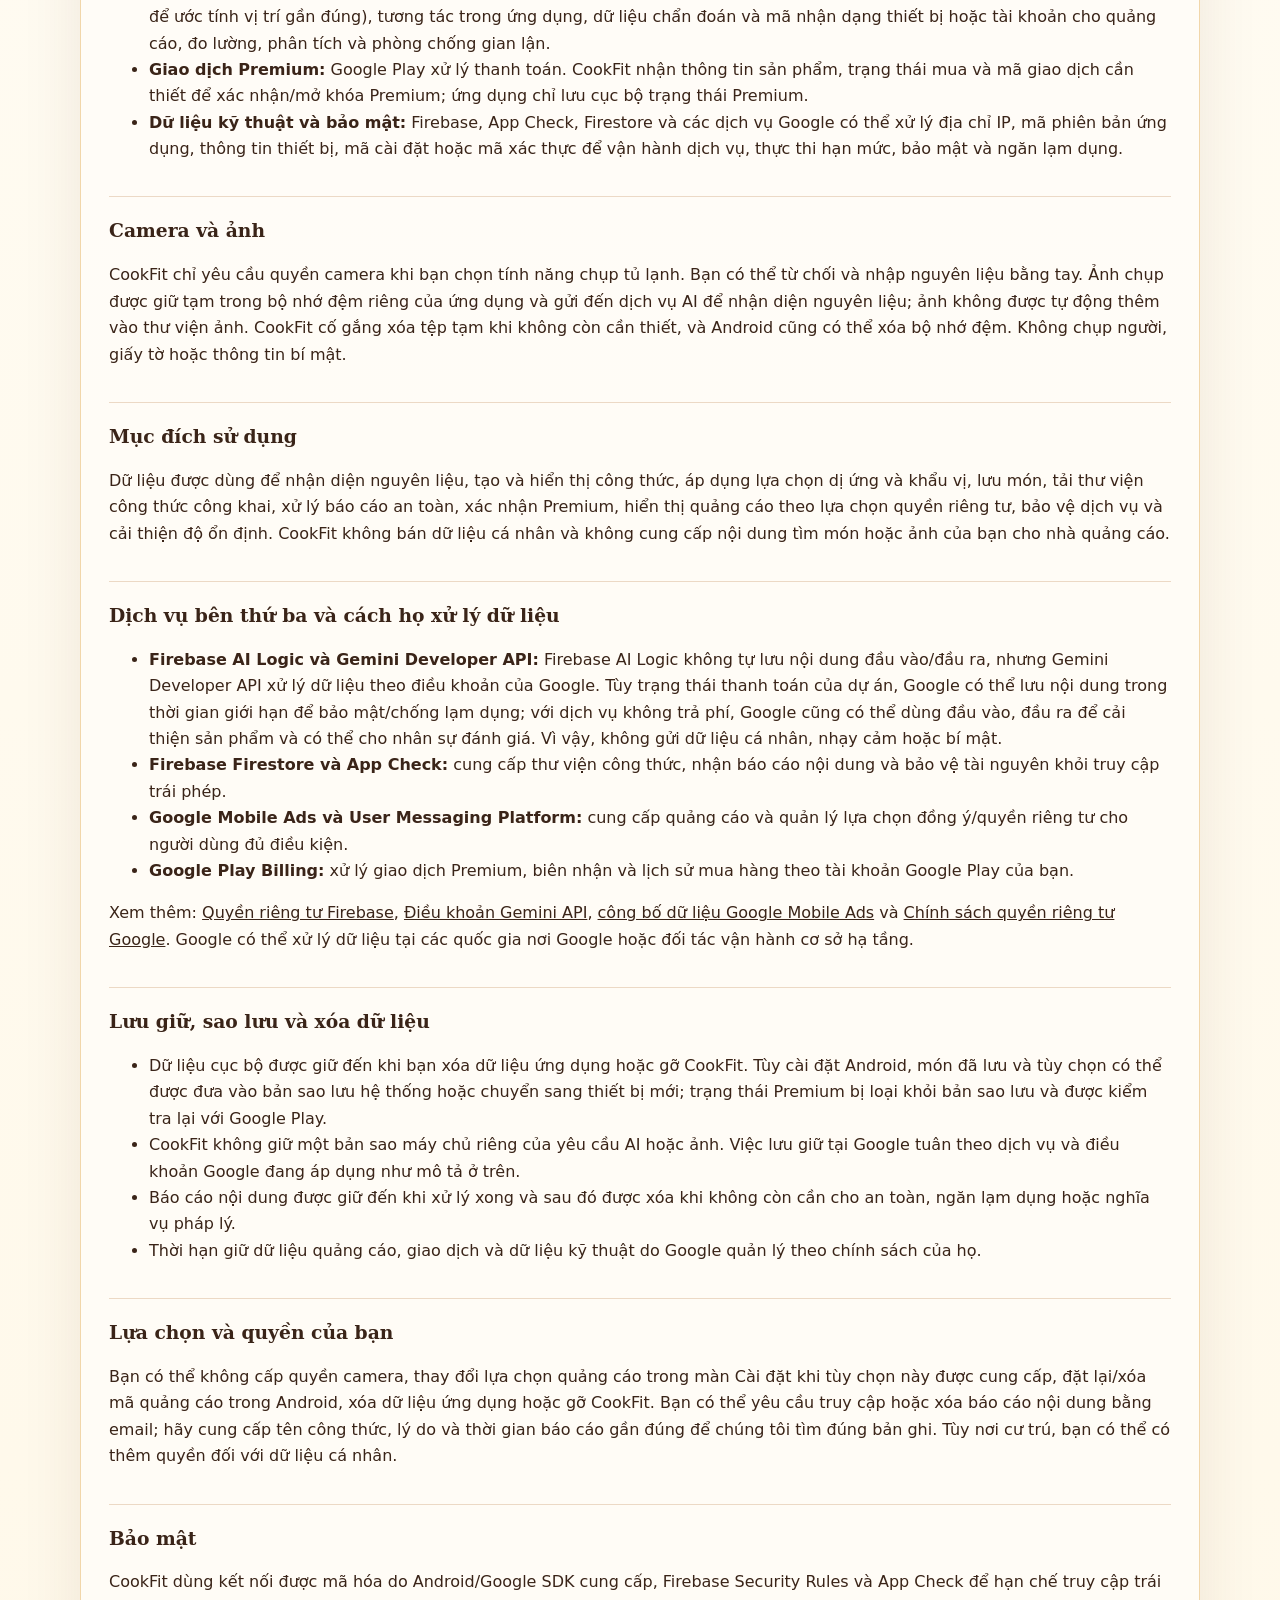
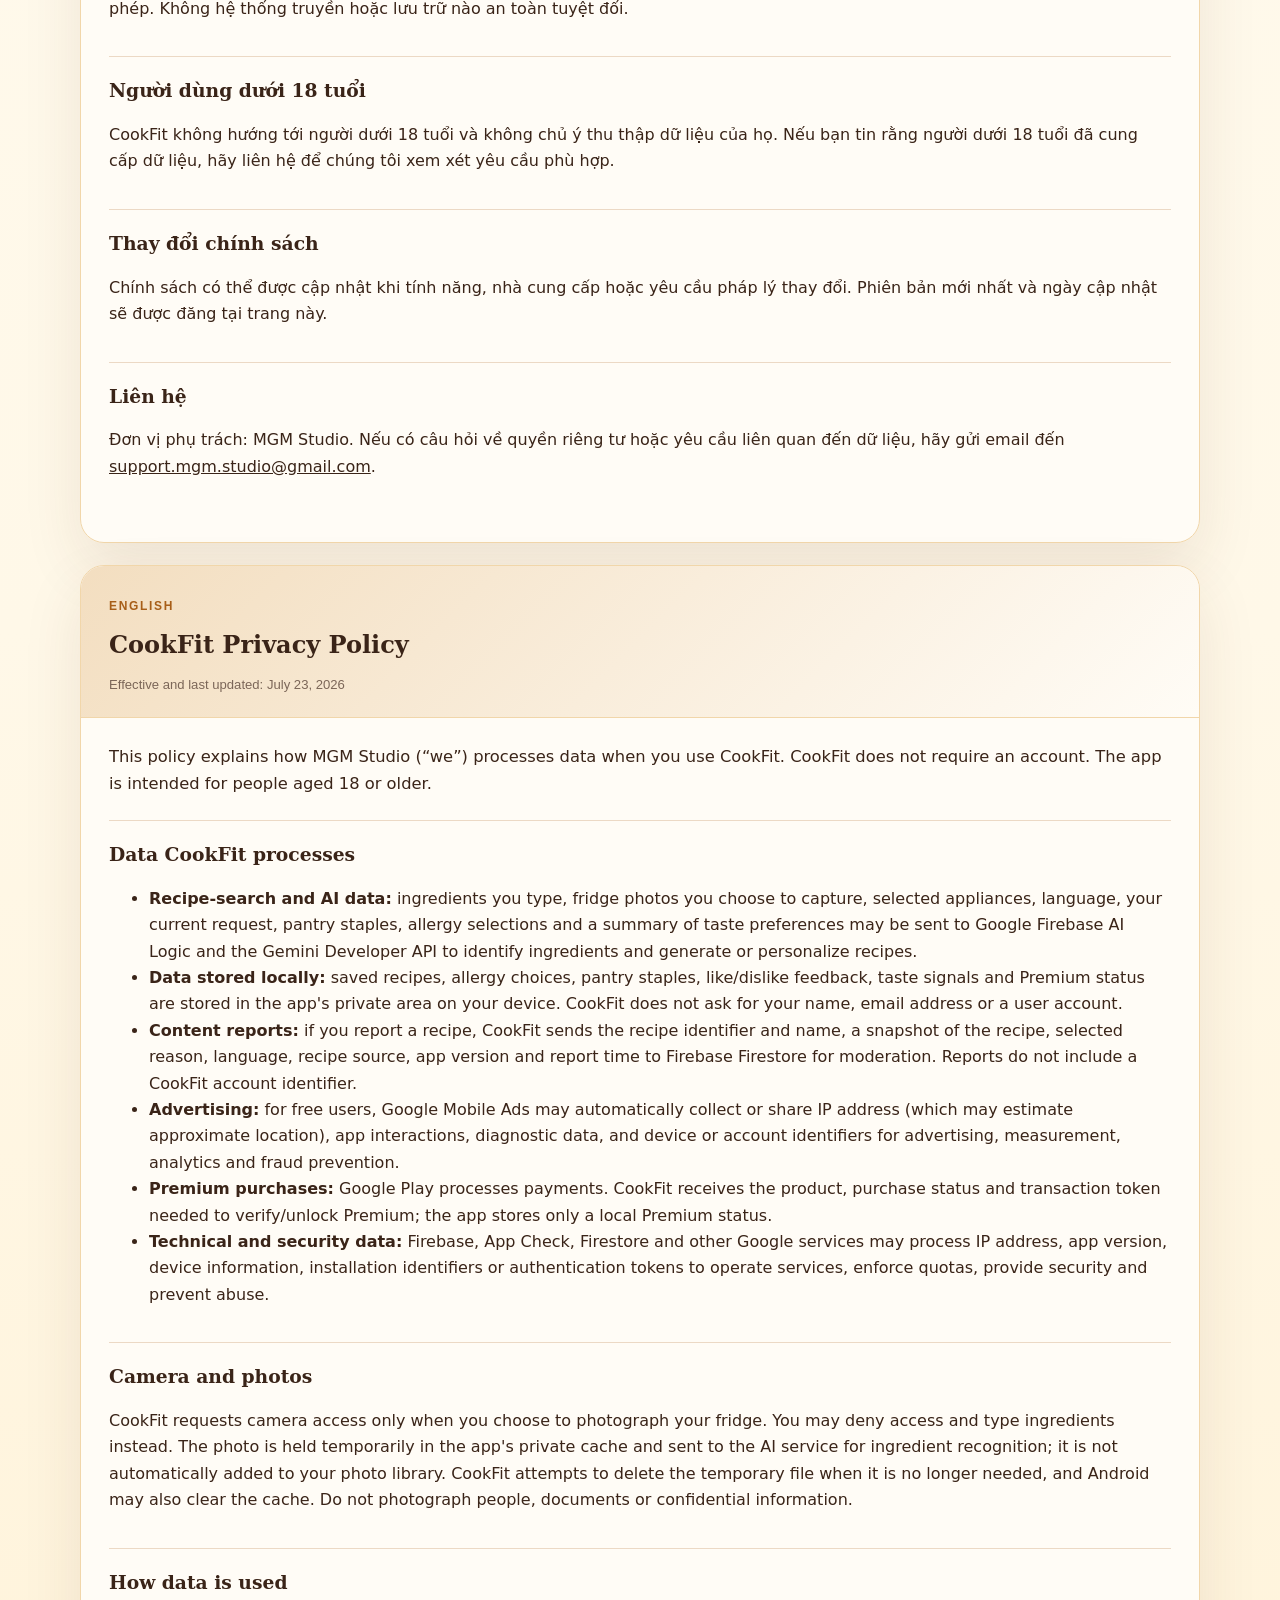
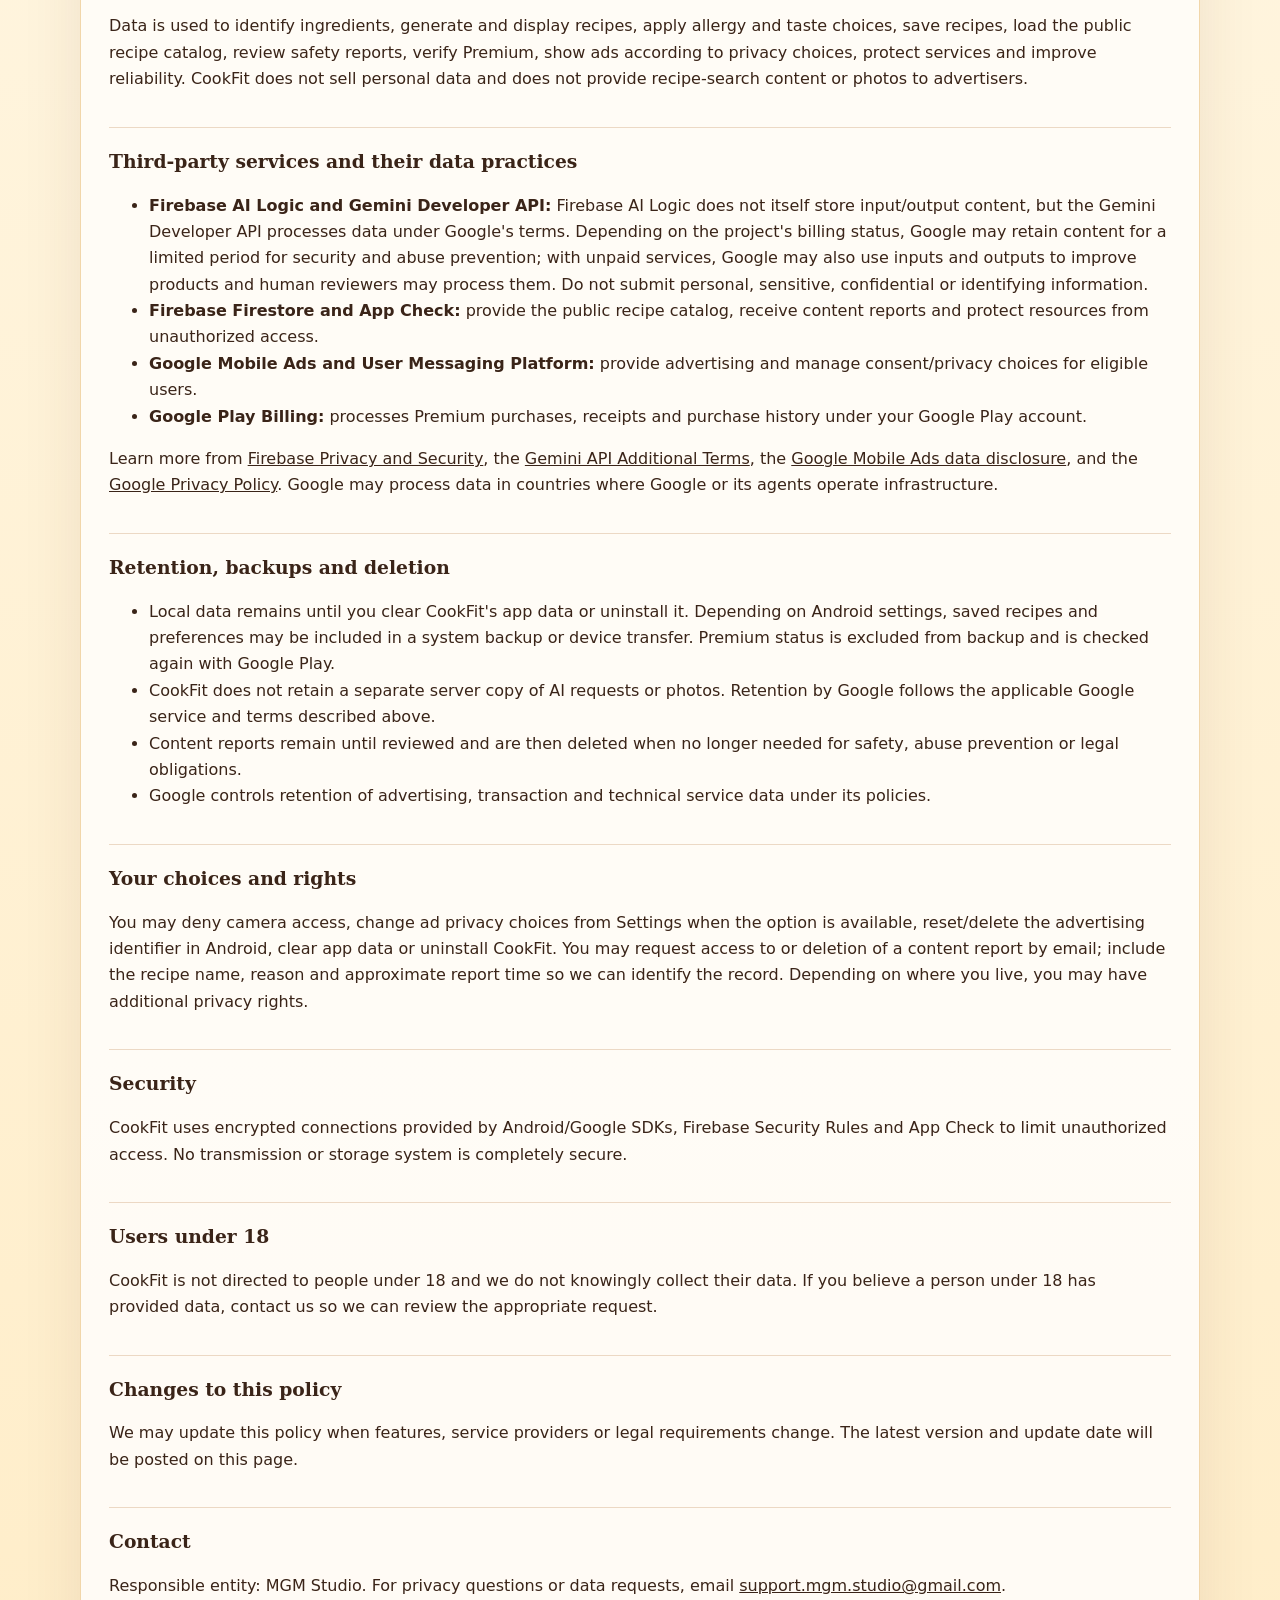
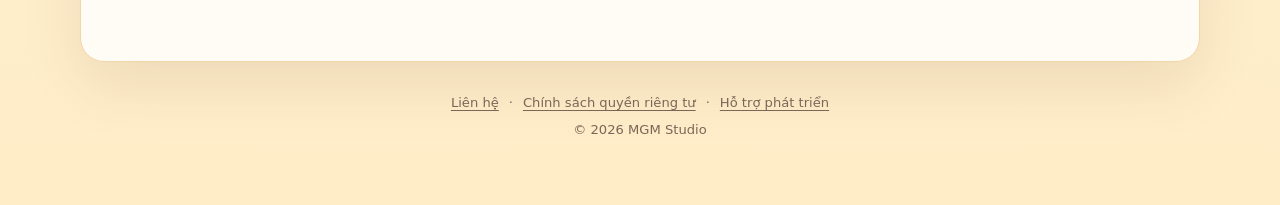
<file: privacy/cookfit/index.html>
<!doctype html>
<html lang="vi">
  <head>
    <meta charset="utf-8" />
    <meta name="viewport" content="width=device-width, initial-scale=1" />
    <meta
      name="description"
      content="Chính sách quyền riêng tư song ngữ của ứng dụng CookFit."
    />
    <meta name="color-scheme" content="light" />
    <meta name="theme-color" content="#fff8e8" />
    <title>CookFit | Chính sách quyền riêng tư · Privacy Policy</title>
    <link rel="stylesheet" href="../../assets/site.css" />
    </head>
  <body>
    <main class="page-shell">
      <header class="hero">
       <figure class="cover">
          <a href="../../" aria-label="Trang chủ">
            <img
              src="../../assets/policy-cover.jpg"
              alt="MGM Studio — Ideas, Code, Play"
              width="2048"
              height="1152"
              fetchpriority="high"
              decoding="async"
            />
          </a>
        </figure>
        <p class="eyebrow">CookFit · MGM Studio</p>
        <h1>Chính sách quyền riêng tư<br />Privacy Policy</h1>
        <p class="subtitle">
          Chính sách riêng cho ứng dụng CookFit, trình bày bằng tiếng Việt và tiếng Anh.
        </p>
         
        <nav class="language-nav" aria-label="Chọn ngôn ngữ · Choose a language">
          <a href="#tieng-viet">Tiếng Việt</a>
          <a href="#english">English</a>
        </nav>
      </header>

      <div class="policies">
        <article class="policy" id="tieng-viet" lang="vi">
          <header class="policy-header">
            <span class="language-label">Tiếng Việt</span>
            <h2>Chính sách quyền riêng tư CookFit</h2>
            <p class="updated">Ngày hiệu lực và cập nhật gần nhất: 23/07/2026</p>
          </header>
          <div class="policy-body">
            <p class="intro">
              Chính sách này giải thích cách MGM Studio (“chúng tôi”) xử lý dữ liệu khi
              bạn dùng CookFit. CookFit không yêu cầu tạo tài khoản. Ứng dụng dành cho
              người từ 18 tuổi trở lên.
            </p>

            <section>
              <h3>Dữ liệu CookFit xử lý</h3>
              <ul>
                <li>
                  <strong>Nội dung tìm món và dữ liệu AI:</strong> nguyên liệu bạn nhập,
                  ảnh tủ lạnh bạn chủ động chụp, thiết bị nấu đã chọn, ngôn ngữ, yêu cầu
                  hiện tại, nguyên liệu cơ bản trong bếp, lựa chọn dị ứng và bản tóm tắt
                  sở thích khẩu vị có thể được gửi đến Google Firebase AI Logic và
                  Gemini Developer API để nhận diện nguyên liệu, tạo và cá nhân hóa
                  công thức.
                </li>
                <li>
                  <strong>Dữ liệu lưu cục bộ:</strong> món đã lưu, lựa chọn dị ứng,
                  nguyên liệu cơ bản, phản hồi thích/không thích, tín hiệu khẩu vị và
                  trạng thái Premium được lưu trong vùng riêng của ứng dụng trên thiết
                  bị. CookFit không yêu cầu tên, email hoặc tài khoản người dùng.
                </li>
                <li>
                  <strong>Báo cáo nội dung:</strong> nếu bạn báo cáo một công thức,
                  CookFit gửi mã và tên công thức, bản chụp nội dung công thức, lý do
                  báo cáo, ngôn ngữ, nguồn công thức, phiên bản ứng dụng và thời điểm
                  báo cáo đến Firebase Firestore để kiểm duyệt. Báo cáo không kèm mã
                  tài khoản CookFit.
                </li>
                <li>
                  <strong>Quảng cáo:</strong> đối với người dùng bản miễn phí, Google
                  Mobile Ads có thể tự động thu thập hoặc chia sẻ địa chỉ IP (có thể
                  dùng để ước tính vị trí gần đúng), tương tác trong ứng dụng, dữ liệu
                  chẩn đoán và mã nhận dạng thiết bị hoặc tài khoản cho quảng cáo, đo
                  lường, phân tích và phòng chống gian lận.
                </li>
                <li>
                  <strong>Giao dịch Premium:</strong> Google Play xử lý thanh toán.
                  CookFit nhận thông tin sản phẩm, trạng thái mua và mã giao dịch cần
                  thiết để xác nhận/mở khóa Premium; ứng dụng chỉ lưu cục bộ trạng thái
                  Premium.
                </li>
                <li>
                  <strong>Dữ liệu kỹ thuật và bảo mật:</strong> Firebase, App Check,
                  Firestore và các dịch vụ Google có thể xử lý địa chỉ IP, mã phiên bản
                  ứng dụng, thông tin thiết bị, mã cài đặt hoặc mã xác thực để vận hành
                  dịch vụ, thực thi hạn mức, bảo mật và ngăn lạm dụng.
                </li>
              </ul>
            </section>

            <section>
              <h3>Camera và ảnh</h3>
              <p>
                CookFit chỉ yêu cầu quyền camera khi bạn chọn tính năng chụp tủ lạnh.
                Bạn có thể từ chối và nhập nguyên liệu bằng tay. Ảnh chụp được giữ tạm
                trong bộ nhớ đệm riêng của ứng dụng và gửi đến dịch vụ AI để nhận diện
                nguyên liệu; ảnh không được tự động thêm vào thư viện ảnh. CookFit cố
                gắng xóa tệp tạm khi không còn cần thiết, và Android cũng có thể xóa bộ
                nhớ đệm. Không chụp người, giấy tờ hoặc thông tin bí mật.
              </p>
            </section>

            <section>
              <h3>Mục đích sử dụng</h3>
              <p>
                Dữ liệu được dùng để nhận diện nguyên liệu, tạo và hiển thị công thức,
                áp dụng lựa chọn dị ứng và khẩu vị, lưu món, tải thư viện công thức công
                khai, xử lý báo cáo an toàn, xác nhận Premium, hiển thị quảng cáo theo
                lựa chọn quyền riêng tư, bảo vệ dịch vụ và cải thiện độ ổn định.
                CookFit không bán dữ liệu cá nhân và không cung cấp nội dung tìm món
                hoặc ảnh của bạn cho nhà quảng cáo.
              </p>
            </section>

            <section>
              <h3>Dịch vụ bên thứ ba và cách họ xử lý dữ liệu</h3>
              <ul>
                <li>
                  <strong>Firebase AI Logic và Gemini Developer API:</strong> Firebase
                  AI Logic không tự lưu nội dung đầu vào/đầu ra, nhưng Gemini Developer
                  API xử lý dữ liệu theo điều khoản của Google. Tùy trạng thái thanh
                  toán của dự án, Google có thể lưu nội dung trong thời gian giới hạn
                  để bảo mật/chống lạm dụng; với dịch vụ không trả phí, Google cũng có
                  thể dùng đầu vào, đầu ra để cải thiện sản phẩm và có thể cho nhân sự
                  đánh giá. Vì vậy, không gửi dữ liệu cá nhân, nhạy cảm hoặc bí mật.
                </li>
                <li>
                  <strong>Firebase Firestore và App Check:</strong> cung cấp thư viện
                  công thức, nhận báo cáo nội dung và bảo vệ tài nguyên khỏi truy cập
                  trái phép.
                </li>
                <li>
                  <strong>Google Mobile Ads và User Messaging Platform:</strong> cung
                  cấp quảng cáo và quản lý lựa chọn đồng ý/quyền riêng tư cho người dùng
                  đủ điều kiện.
                </li>
                <li>
                  <strong>Google Play Billing:</strong> xử lý giao dịch Premium, biên
                  nhận và lịch sử mua hàng theo tài khoản Google Play của bạn.
                </li>
              </ul>
              <p>
                Xem thêm:
                <a href="https://firebase.google.com/support/privacy">Quyền riêng tư Firebase</a>,
                <a href="https://ai.google.dev/gemini-api/terms">Điều khoản Gemini API</a>,
                <a href="https://developers.google.com/admob/android/privacy/play-data-disclosure">công bố dữ liệu Google Mobile Ads</a>
                và
                <a href="https://policies.google.com/privacy">Chính sách quyền riêng tư Google</a>.
                Google có thể xử lý dữ liệu tại các quốc gia nơi Google hoặc đối tác
                vận hành cơ sở hạ tầng.
              </p>
            </section>

            <section>
              <h3>Lưu giữ, sao lưu và xóa dữ liệu</h3>
              <ul>
                <li>
                  Dữ liệu cục bộ được giữ đến khi bạn xóa dữ liệu ứng dụng hoặc gỡ
                  CookFit. Tùy cài đặt Android, món đã lưu và tùy chọn có thể được đưa
                  vào bản sao lưu hệ thống hoặc chuyển sang thiết bị mới; trạng thái
                  Premium bị loại khỏi bản sao lưu và được kiểm tra lại với Google Play.
                </li>
                <li>
                  CookFit không giữ một bản sao máy chủ riêng của yêu cầu AI hoặc ảnh.
                  Việc lưu giữ tại Google tuân theo dịch vụ và điều khoản Google đang áp
                  dụng như mô tả ở trên.
                </li>
                <li>
                  Báo cáo nội dung được giữ đến khi xử lý xong và sau đó được xóa khi
                  không còn cần cho an toàn, ngăn lạm dụng hoặc nghĩa vụ pháp lý.
                </li>
                <li>
                  Thời hạn giữ dữ liệu quảng cáo, giao dịch và dữ liệu kỹ thuật do Google
                  quản lý theo chính sách của họ.
                </li>
              </ul>
            </section>

            <section>
              <h3>Lựa chọn và quyền của bạn</h3>
              <p>
                Bạn có thể không cấp quyền camera, thay đổi lựa chọn quảng cáo trong
                màn Cài đặt khi tùy chọn này được cung cấp, đặt lại/xóa mã quảng cáo
                trong Android, xóa dữ liệu ứng dụng hoặc gỡ CookFit. Bạn có thể yêu cầu
                truy cập hoặc xóa báo cáo nội dung bằng email; hãy cung cấp tên công
                thức, lý do và thời gian báo cáo gần đúng để chúng tôi tìm đúng bản ghi.
                Tùy nơi cư trú, bạn có thể có thêm quyền đối với dữ liệu cá nhân.
              </p>
            </section>

            <section>
              <h3>Bảo mật</h3>
              <p>
                CookFit dùng kết nối được mã hóa do Android/Google SDK cung cấp, Firebase
                Security Rules và App Check để hạn chế truy cập trái phép. Không hệ
                thống truyền hoặc lưu trữ nào an toàn tuyệt đối.
              </p>
            </section>

            <section>
              <h3>Người dùng dưới 18 tuổi</h3>
              <p>
                CookFit không hướng tới người dưới 18 tuổi và không chủ ý thu thập dữ
                liệu của họ. Nếu bạn tin rằng người dưới 18 tuổi đã cung cấp dữ liệu,
                hãy liên hệ để chúng tôi xem xét yêu cầu phù hợp.
              </p>
            </section>

            <section>
              <h3>Thay đổi chính sách</h3>
              <p>
                Chính sách có thể được cập nhật khi tính năng, nhà cung cấp hoặc yêu cầu
                pháp lý thay đổi. Phiên bản mới nhất và ngày cập nhật sẽ được đăng tại
                trang này.
              </p>
            </section>

            <section>
              <h3>Liên hệ</h3>
              <p>
                Đơn vị phụ trách: MGM Studio. Nếu có câu hỏi về quyền riêng tư hoặc yêu
                cầu liên quan đến dữ liệu, hãy gửi email đến
                <a href="mailto:support.mgm.studio@gmail.com">support.mgm.studio@gmail.com</a>.
              </p>
            </section>
          </div>
        </article>

        <article class="policy" id="english" lang="en">
          <header class="policy-header">
            <span class="language-label">English</span>
            <h2>CookFit Privacy Policy</h2>
            <p class="updated">Effective and last updated: July 23, 2026</p>
          </header>
          <div class="policy-body">
            <p class="intro">
              This policy explains how MGM Studio (“we”) processes data when you use
              CookFit. CookFit does not require an account. The app is intended for
              people aged 18 or older.
            </p>

            <section>
              <h3>Data CookFit processes</h3>
              <ul>
                <li>
                  <strong>Recipe-search and AI data:</strong> ingredients you type,
                  fridge photos you choose to capture, selected appliances, language,
                  your current request, pantry staples, allergy selections and a
                  summary of taste preferences may be sent to Google Firebase AI Logic
                  and the Gemini Developer API to identify ingredients and generate or
                  personalize recipes.
                </li>
                <li>
                  <strong>Data stored locally:</strong> saved recipes, allergy choices,
                  pantry staples, like/dislike feedback, taste signals and Premium
                  status are stored in the app's private area on your device. CookFit
                  does not ask for your name, email address or a user account.
                </li>
                <li>
                  <strong>Content reports:</strong> if you report a recipe, CookFit
                  sends the recipe identifier and name, a snapshot of the recipe,
                  selected reason, language, recipe source, app version and report time
                  to Firebase Firestore for moderation. Reports do not include a
                  CookFit account identifier.
                </li>
                <li>
                  <strong>Advertising:</strong> for free users, Google Mobile Ads may
                  automatically collect or share IP address (which may estimate
                  approximate location), app interactions, diagnostic data, and device
                  or account identifiers for advertising, measurement, analytics and
                  fraud prevention.
                </li>
                <li>
                  <strong>Premium purchases:</strong> Google Play processes payments.
                  CookFit receives the product, purchase status and transaction token
                  needed to verify/unlock Premium; the app stores only a local Premium
                  status.
                </li>
                <li>
                  <strong>Technical and security data:</strong> Firebase, App Check,
                  Firestore and other Google services may process IP address, app
                  version, device information, installation identifiers or
                  authentication tokens to operate services, enforce quotas, provide
                  security and prevent abuse.
                </li>
              </ul>
            </section>

            <section>
              <h3>Camera and photos</h3>
              <p>
                CookFit requests camera access only when you choose to photograph your
                fridge. You may deny access and type ingredients instead. The photo is
                held temporarily in the app's private cache and sent to the AI service
                for ingredient recognition; it is not automatically added to your
                photo library. CookFit attempts to delete the temporary file when it is
                no longer needed, and Android may also clear the cache. Do not
                photograph people, documents or confidential information.
              </p>
            </section>

            <section>
              <h3>How data is used</h3>
              <p>
                Data is used to identify ingredients, generate and display recipes,
                apply allergy and taste choices, save recipes, load the public recipe
                catalog, review safety reports, verify Premium, show ads according to
                privacy choices, protect services and improve reliability. CookFit
                does not sell personal data and does not provide recipe-search content
                or photos to advertisers.
              </p>
            </section>

            <section>
              <h3>Third-party services and their data practices</h3>
              <ul>
                <li>
                  <strong>Firebase AI Logic and Gemini Developer API:</strong> Firebase
                  AI Logic does not itself store input/output content, but the Gemini
                  Developer API processes data under Google's terms. Depending on the
                  project's billing status, Google may retain content for a limited
                  period for security and abuse prevention; with unpaid services,
                  Google may also use inputs and outputs to improve products and human
                  reviewers may process them. Do not submit personal, sensitive,
                  confidential or identifying information.
                </li>
                <li>
                  <strong>Firebase Firestore and App Check:</strong> provide the public
                  recipe catalog, receive content reports and protect resources from
                  unauthorized access.
                </li>
                <li>
                  <strong>Google Mobile Ads and User Messaging Platform:</strong>
                  provide advertising and manage consent/privacy choices for eligible
                  users.
                </li>
                <li>
                  <strong>Google Play Billing:</strong> processes Premium purchases,
                  receipts and purchase history under your Google Play account.
                </li>
              </ul>
              <p>
                Learn more from
                <a href="https://firebase.google.com/support/privacy">Firebase Privacy and Security</a>,
                the
                <a href="https://ai.google.dev/gemini-api/terms">Gemini API Additional Terms</a>,
                the
                <a href="https://developers.google.com/admob/android/privacy/play-data-disclosure">Google Mobile Ads data disclosure</a>,
                and the
                <a href="https://policies.google.com/privacy">Google Privacy Policy</a>.
                Google may process data in countries where Google or its agents
                operate infrastructure.
              </p>
            </section>

            <section>
              <h3>Retention, backups and deletion</h3>
              <ul>
                <li>
                  Local data remains until you clear CookFit's app data or uninstall
                  it. Depending on Android settings, saved recipes and preferences may
                  be included in a system backup or device transfer. Premium status is
                  excluded from backup and is checked again with Google Play.
                </li>
                <li>
                  CookFit does not retain a separate server copy of AI requests or
                  photos. Retention by Google follows the applicable Google service and
                  terms described above.
                </li>
                <li>
                  Content reports remain until reviewed and are then deleted when no
                  longer needed for safety, abuse prevention or legal obligations.
                </li>
                <li>
                  Google controls retention of advertising, transaction and technical
                  service data under its policies.
                </li>
              </ul>
            </section>

            <section>
              <h3>Your choices and rights</h3>
              <p>
                You may deny camera access, change ad privacy choices from Settings
                when the option is available, reset/delete the advertising identifier
                in Android, clear app data or uninstall CookFit. You may request access
                to or deletion of a content report by email; include the recipe name,
                reason and approximate report time so we can identify the record.
                Depending on where you live, you may have additional privacy rights.
              </p>
            </section>

            <section>
              <h3>Security</h3>
              <p>
                CookFit uses encrypted connections provided by Android/Google SDKs,
                Firebase Security Rules and App Check to limit unauthorized access. No
                transmission or storage system is completely secure.
              </p>
            </section>

            <section>
              <h3>Users under 18</h3>
              <p>
                CookFit is not directed to people under 18 and we do not knowingly
                collect their data. If you believe a person under 18 has provided data,
                contact us so we can review the appropriate request.
              </p>
            </section>

            <section>
              <h3>Changes to this policy</h3>
              <p>
                We may update this policy when features, service providers or legal
                requirements change. The latest version and update date will be posted
                on this page.
              </p>
            </section>

            <section>
              <h3>Contact</h3>
              <p>
                Responsible entity: MGM Studio. For privacy questions or data requests,
                email
                <a href="mailto:support.mgm.studio@gmail.com">support.mgm.studio@gmail.com</a>.
              </p>
            </section>
          </div>
        </article>
      </div>

       <footer>
        <nav class="footer-links" aria-label="Liên kết hỗ trợ">
          <a href="mailto:support.mgm.studio@gmail.com">Liên hệ</a>
          <span aria-hidden="true">·</span>
          <a href="../../privacy/">Chính sách quyền riêng tư</a>
          <span aria-hidden="true">·</span>
          <a href="../../donate/">Hỗ trợ phát triển</a>
        </nav>
        <p class="copyright">© 2026 MGM Studio</p>
      </footer>
    </main>
  </body>
</html>
</file>
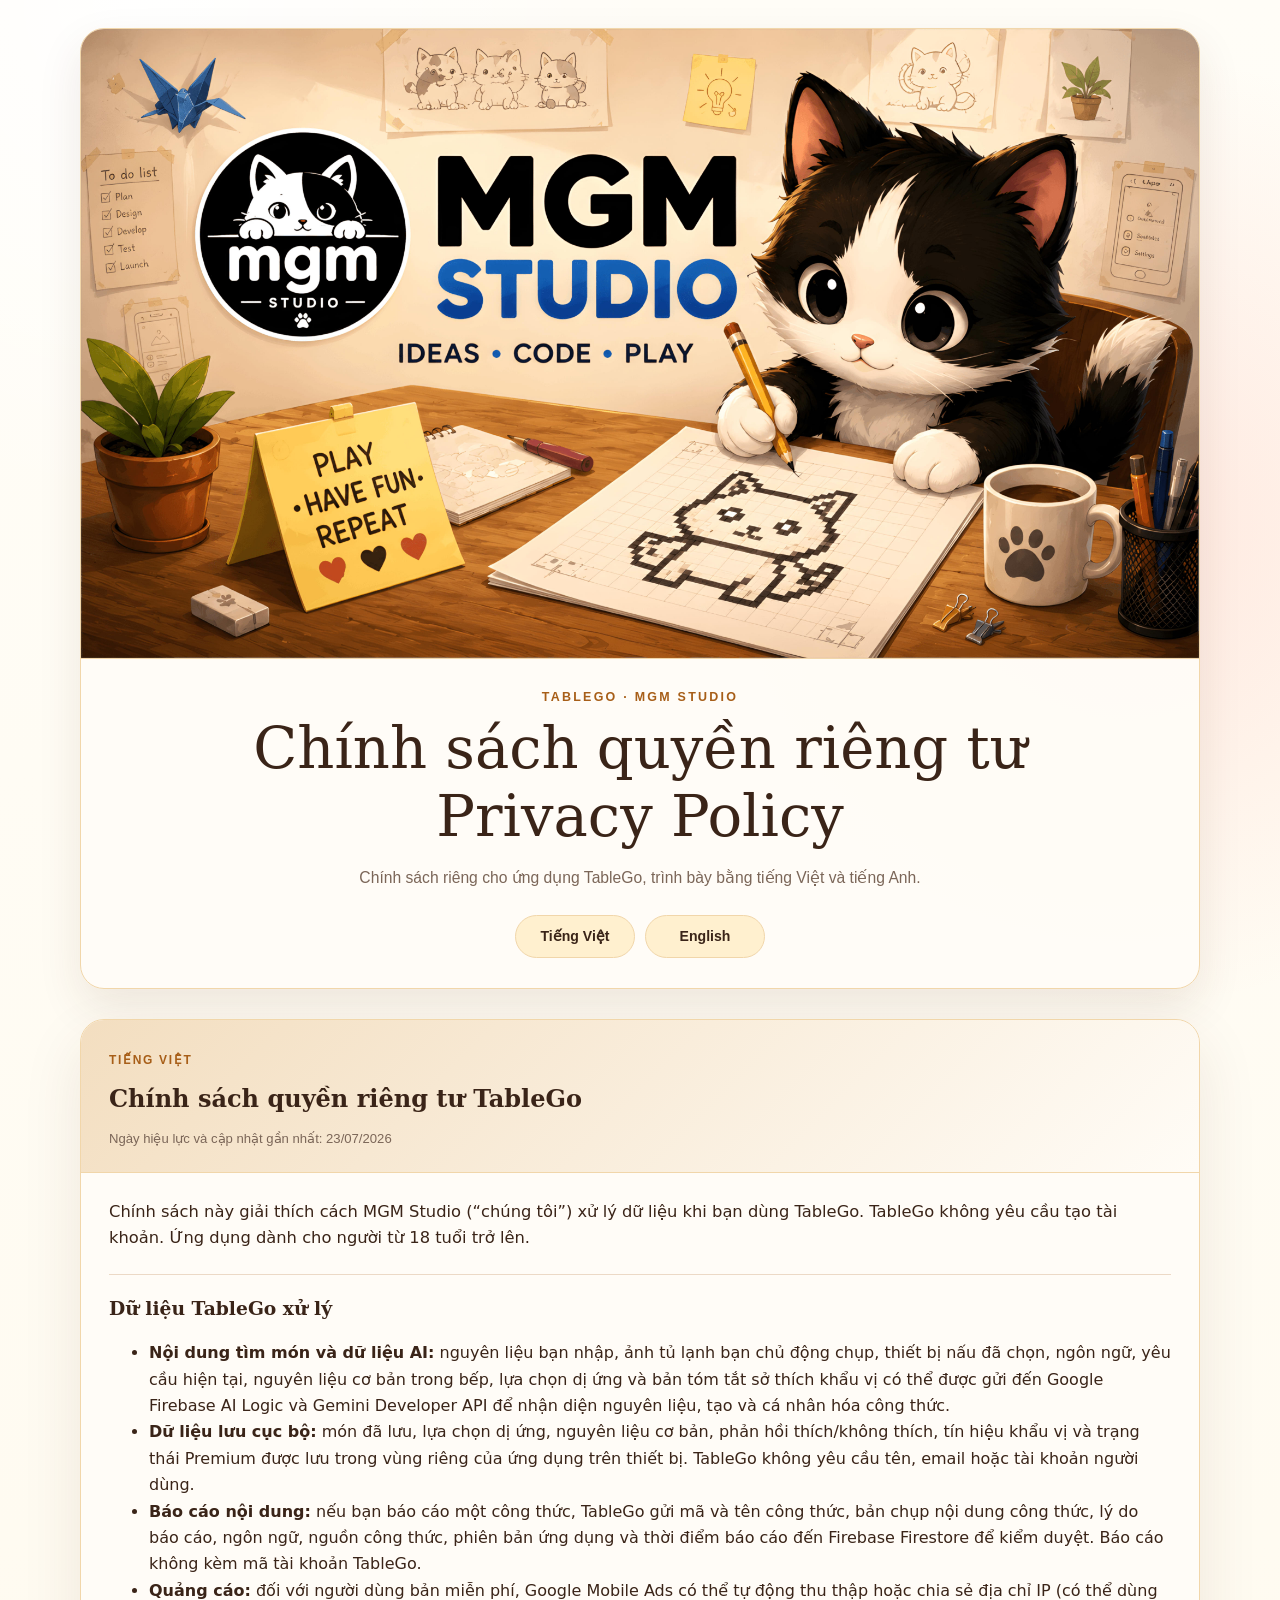
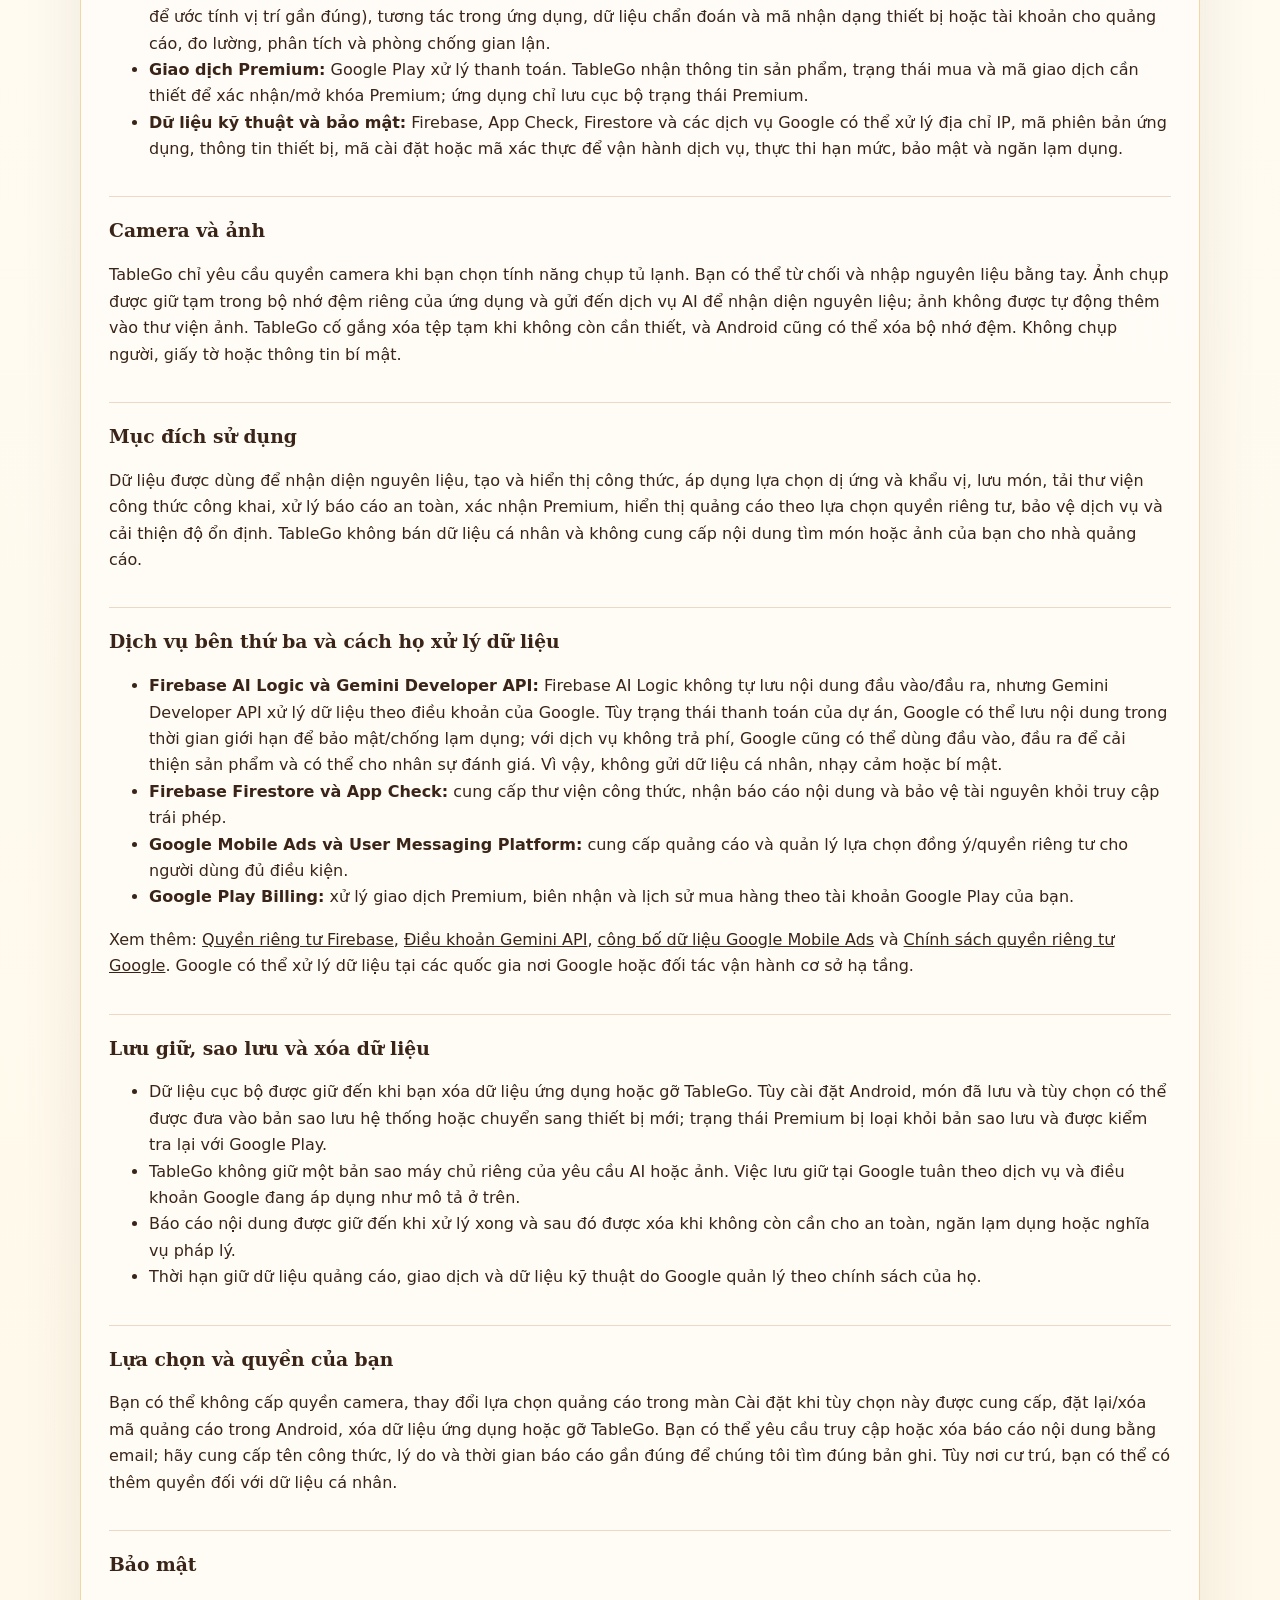
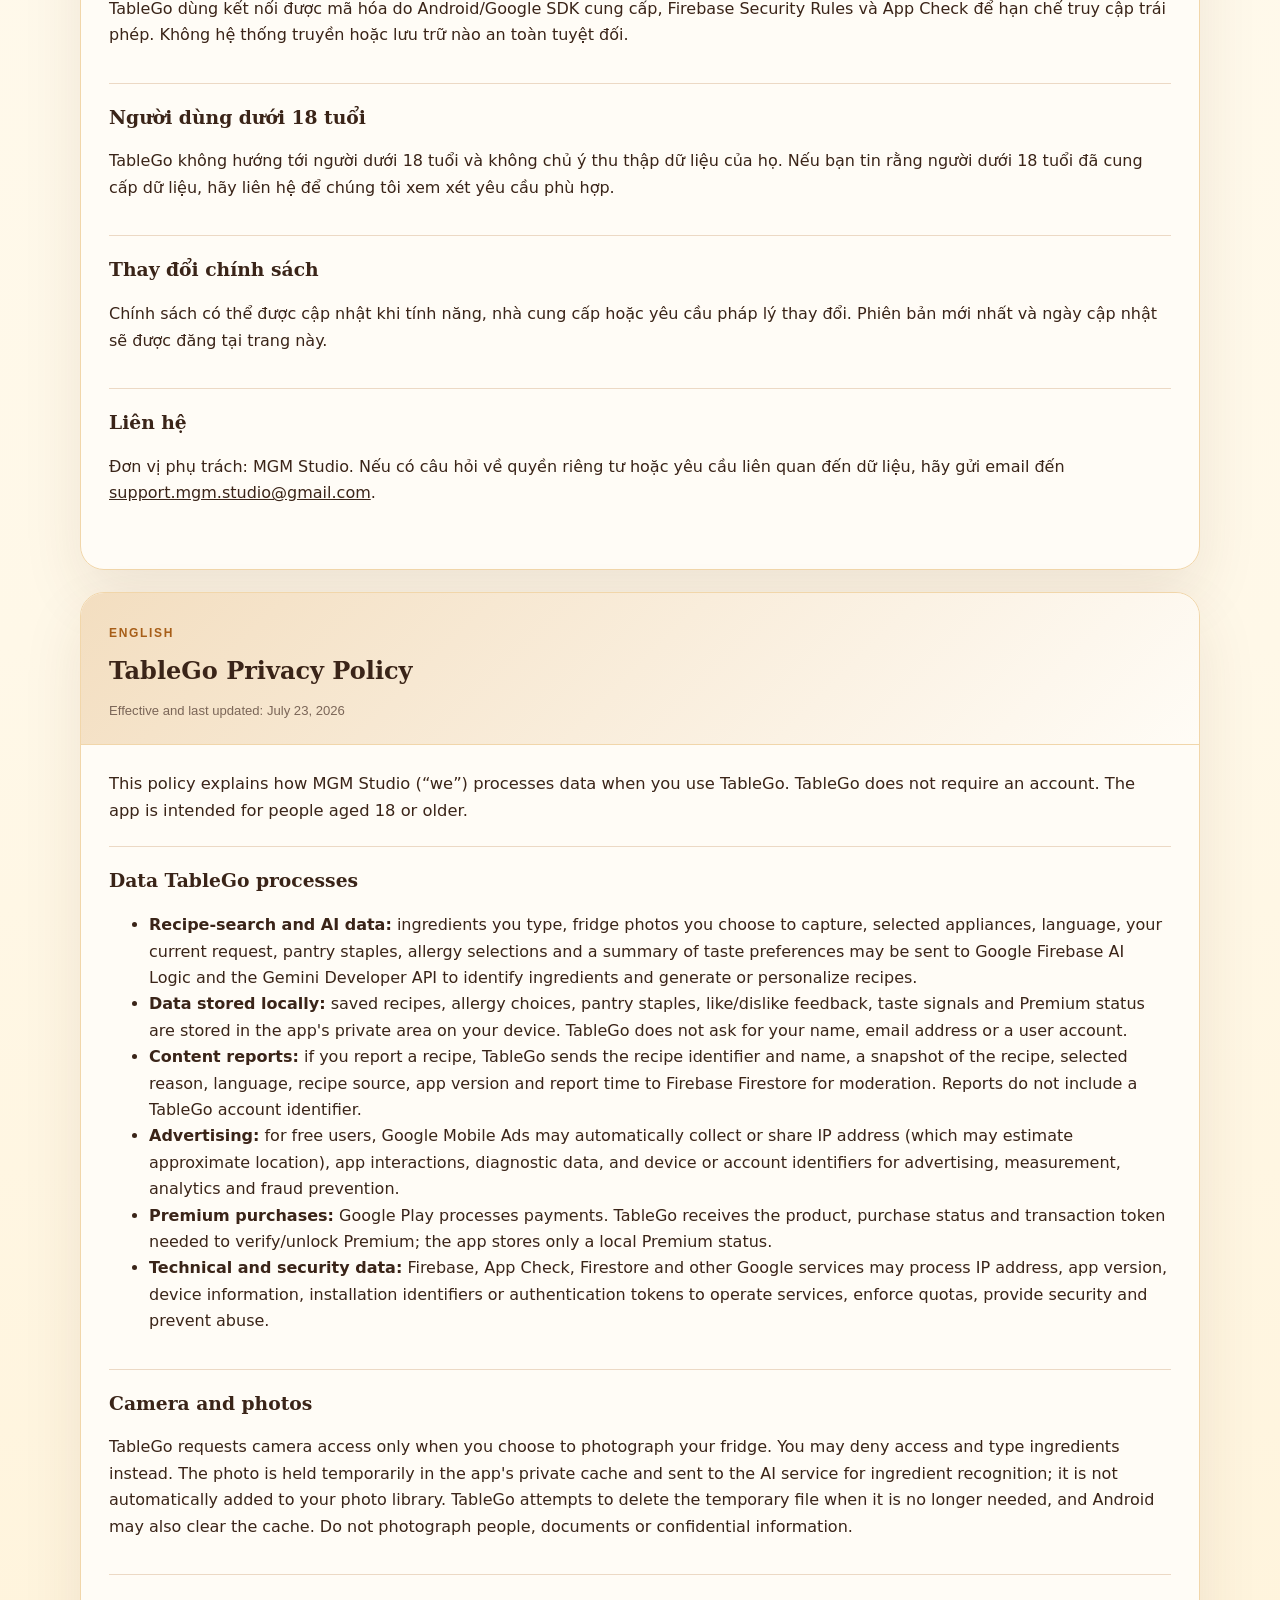
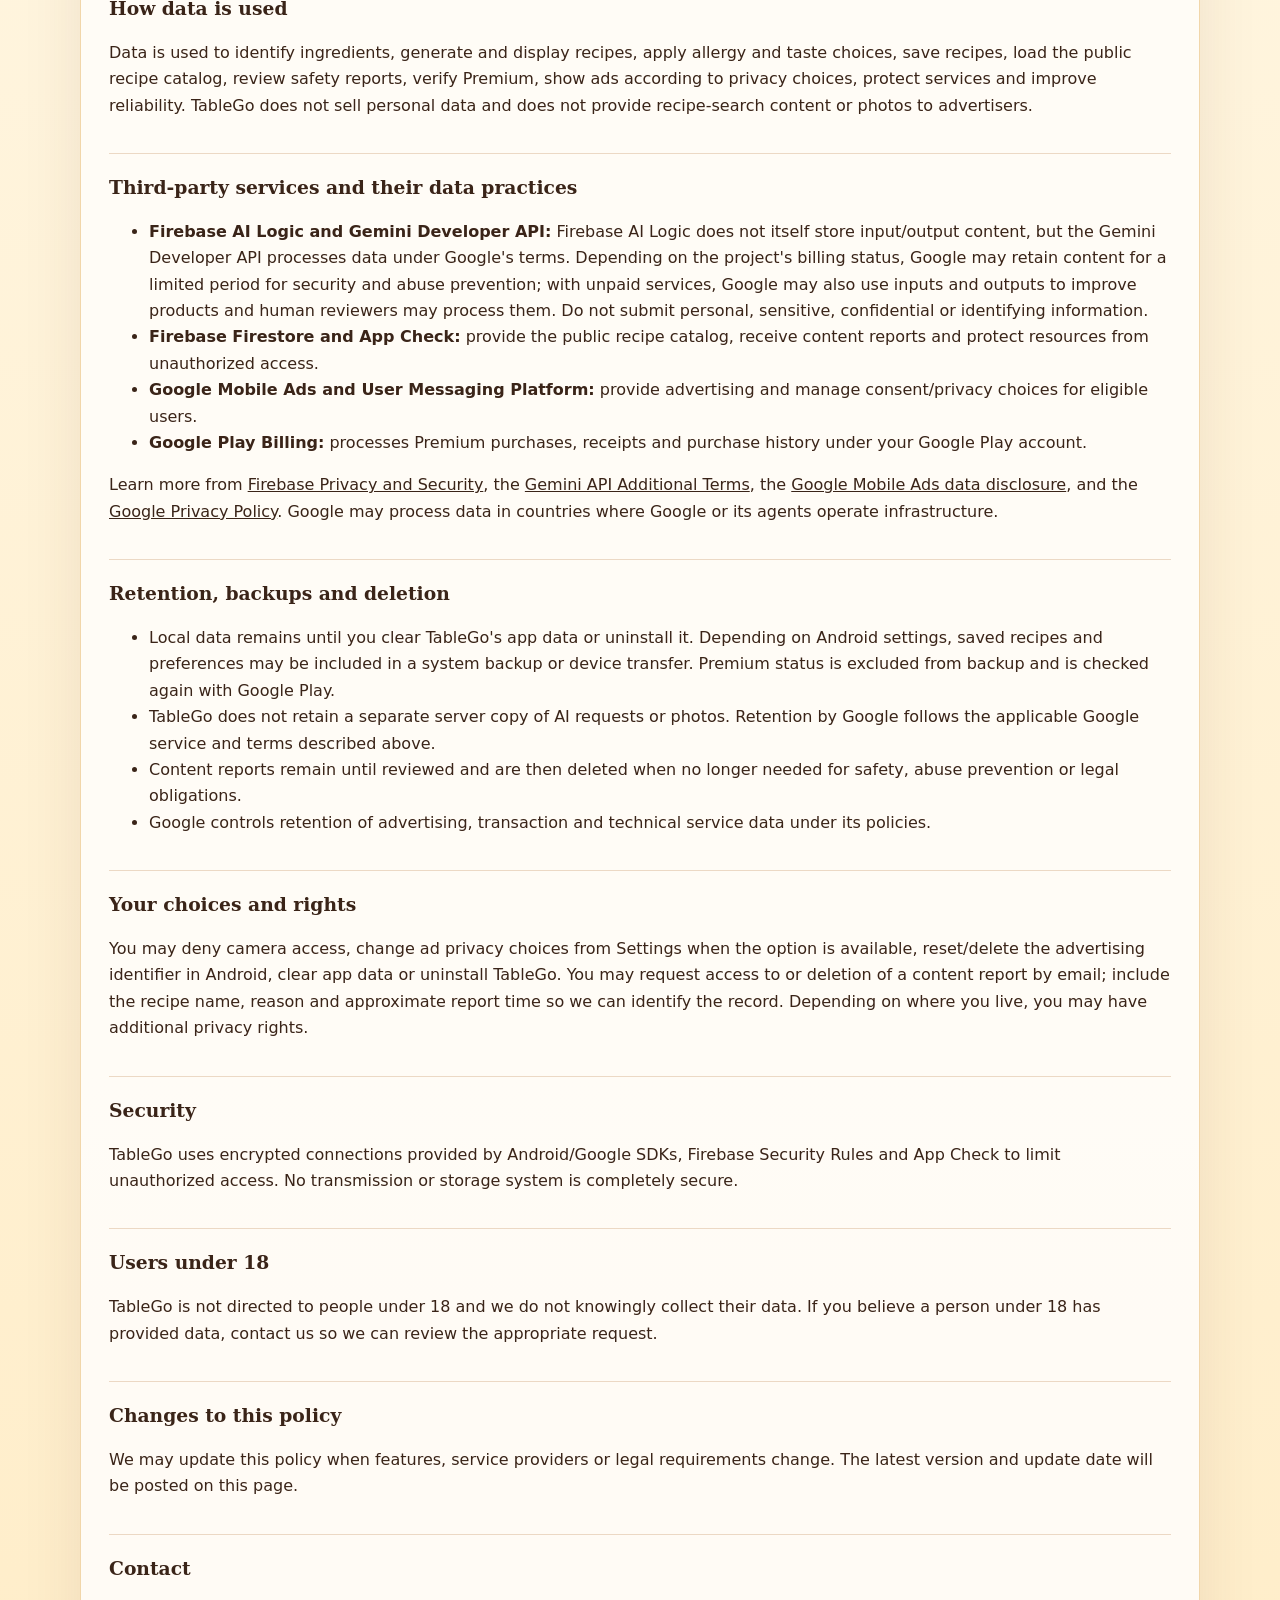
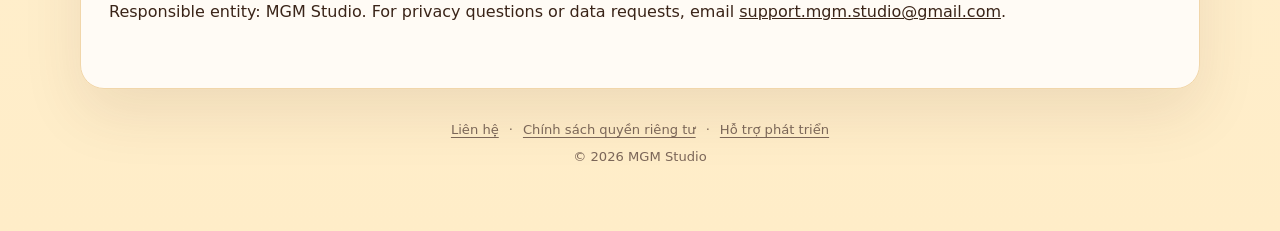
<file: privacy/tablego/index.html>
<!doctype html>
<html lang="vi">
  <head>
    <meta charset="utf-8" />
    <meta name="viewport" content="width=device-width, initial-scale=1" />
    <meta
      name="description"
      content="Chính sách quyền riêng tư song ngữ của ứng dụng TableGo."
    />
    <meta name="color-scheme" content="light" />
    <meta name="theme-color" content="#fff8e8" />
    <title>TableGo | Chính sách quyền riêng tư · Privacy Policy</title>
    <link rel="stylesheet" href="../../assets/site.css" />
    </head>
  <body>
    <main class="page-shell">
      <header class="hero">
      <figure class="cover">
          <a href="../../" aria-label="Trang chủ">
            <img
              src="../../assets/policy-cover.jpg"
              alt="MGM Studio — Ideas, Code, Play"
              width="2048"
              height="1152"
              fetchpriority="high"
              decoding="async"
            />
          </a>
        </figure>
        <p class="eyebrow">TableGo · MGM Studio</p>
        <h1>Chính sách quyền riêng tư<br />Privacy Policy</h1>
        <p class="subtitle">
          Chính sách riêng cho ứng dụng TableGo, trình bày bằng tiếng Việt và tiếng Anh.
        </p>
         
        <nav class="language-nav" aria-label="Chọn ngôn ngữ · Choose a language">
          <a href="#tieng-viet">Tiếng Việt</a>
          <a href="#english">English</a>
        </nav>
      </header>

      <div class="policies">
        <article class="policy" id="tieng-viet" lang="vi">
          <header class="policy-header">
            <span class="language-label">Tiếng Việt</span>
            <h2>Chính sách quyền riêng tư TableGo</h2>
            <p class="updated">Ngày hiệu lực và cập nhật gần nhất: 23/07/2026</p>
          </header>
          <div class="policy-body">
            <p class="intro">
              Chính sách này giải thích cách MGM Studio (“chúng tôi”) xử lý dữ liệu khi
              bạn dùng TableGo. TableGo không yêu cầu tạo tài khoản. Ứng dụng dành cho
              người từ 18 tuổi trở lên.
            </p>

            <section>
              <h3>Dữ liệu TableGo xử lý</h3>
              <ul>
                <li>
                  <strong>Nội dung tìm món và dữ liệu AI:</strong> nguyên liệu bạn nhập,
                  ảnh tủ lạnh bạn chủ động chụp, thiết bị nấu đã chọn, ngôn ngữ, yêu cầu
                  hiện tại, nguyên liệu cơ bản trong bếp, lựa chọn dị ứng và bản tóm tắt
                  sở thích khẩu vị có thể được gửi đến Google Firebase AI Logic và
                  Gemini Developer API để nhận diện nguyên liệu, tạo và cá nhân hóa
                  công thức.
                </li>
                <li>
                  <strong>Dữ liệu lưu cục bộ:</strong> món đã lưu, lựa chọn dị ứng,
                  nguyên liệu cơ bản, phản hồi thích/không thích, tín hiệu khẩu vị và
                  trạng thái Premium được lưu trong vùng riêng của ứng dụng trên thiết
                  bị. TableGo không yêu cầu tên, email hoặc tài khoản người dùng.
                </li>
                <li>
                  <strong>Báo cáo nội dung:</strong> nếu bạn báo cáo một công thức,
                  TableGo gửi mã và tên công thức, bản chụp nội dung công thức, lý do
                  báo cáo, ngôn ngữ, nguồn công thức, phiên bản ứng dụng và thời điểm
                  báo cáo đến Firebase Firestore để kiểm duyệt. Báo cáo không kèm mã
                  tài khoản TableGo.
                </li>
                <li>
                  <strong>Quảng cáo:</strong> đối với người dùng bản miễn phí, Google
                  Mobile Ads có thể tự động thu thập hoặc chia sẻ địa chỉ IP (có thể
                  dùng để ước tính vị trí gần đúng), tương tác trong ứng dụng, dữ liệu
                  chẩn đoán và mã nhận dạng thiết bị hoặc tài khoản cho quảng cáo, đo
                  lường, phân tích và phòng chống gian lận.
                </li>
                <li>
                  <strong>Giao dịch Premium:</strong> Google Play xử lý thanh toán.
                  TableGo nhận thông tin sản phẩm, trạng thái mua và mã giao dịch cần
                  thiết để xác nhận/mở khóa Premium; ứng dụng chỉ lưu cục bộ trạng thái
                  Premium.
                </li>
                <li>
                  <strong>Dữ liệu kỹ thuật và bảo mật:</strong> Firebase, App Check,
                  Firestore và các dịch vụ Google có thể xử lý địa chỉ IP, mã phiên bản
                  ứng dụng, thông tin thiết bị, mã cài đặt hoặc mã xác thực để vận hành
                  dịch vụ, thực thi hạn mức, bảo mật và ngăn lạm dụng.
                </li>
              </ul>
            </section>

            <section>
              <h3>Camera và ảnh</h3>
              <p>
                TableGo chỉ yêu cầu quyền camera khi bạn chọn tính năng chụp tủ lạnh.
                Bạn có thể từ chối và nhập nguyên liệu bằng tay. Ảnh chụp được giữ tạm
                trong bộ nhớ đệm riêng của ứng dụng và gửi đến dịch vụ AI để nhận diện
                nguyên liệu; ảnh không được tự động thêm vào thư viện ảnh. TableGo cố
                gắng xóa tệp tạm khi không còn cần thiết, và Android cũng có thể xóa bộ
                nhớ đệm. Không chụp người, giấy tờ hoặc thông tin bí mật.
              </p>
            </section>

            <section>
              <h3>Mục đích sử dụng</h3>
              <p>
                Dữ liệu được dùng để nhận diện nguyên liệu, tạo và hiển thị công thức,
                áp dụng lựa chọn dị ứng và khẩu vị, lưu món, tải thư viện công thức công
                khai, xử lý báo cáo an toàn, xác nhận Premium, hiển thị quảng cáo theo
                lựa chọn quyền riêng tư, bảo vệ dịch vụ và cải thiện độ ổn định.
                TableGo không bán dữ liệu cá nhân và không cung cấp nội dung tìm món
                hoặc ảnh của bạn cho nhà quảng cáo.
              </p>
            </section>

            <section>
              <h3>Dịch vụ bên thứ ba và cách họ xử lý dữ liệu</h3>
              <ul>
                <li>
                  <strong>Firebase AI Logic và Gemini Developer API:</strong> Firebase
                  AI Logic không tự lưu nội dung đầu vào/đầu ra, nhưng Gemini Developer
                  API xử lý dữ liệu theo điều khoản của Google. Tùy trạng thái thanh
                  toán của dự án, Google có thể lưu nội dung trong thời gian giới hạn
                  để bảo mật/chống lạm dụng; với dịch vụ không trả phí, Google cũng có
                  thể dùng đầu vào, đầu ra để cải thiện sản phẩm và có thể cho nhân sự
                  đánh giá. Vì vậy, không gửi dữ liệu cá nhân, nhạy cảm hoặc bí mật.
                </li>
                <li>
                  <strong>Firebase Firestore và App Check:</strong> cung cấp thư viện
                  công thức, nhận báo cáo nội dung và bảo vệ tài nguyên khỏi truy cập
                  trái phép.
                </li>
                <li>
                  <strong>Google Mobile Ads và User Messaging Platform:</strong> cung
                  cấp quảng cáo và quản lý lựa chọn đồng ý/quyền riêng tư cho người dùng
                  đủ điều kiện.
                </li>
                <li>
                  <strong>Google Play Billing:</strong> xử lý giao dịch Premium, biên
                  nhận và lịch sử mua hàng theo tài khoản Google Play của bạn.
                </li>
              </ul>
              <p>
                Xem thêm:
                <a href="https://firebase.google.com/support/privacy">Quyền riêng tư Firebase</a>,
                <a href="https://ai.google.dev/gemini-api/terms">Điều khoản Gemini API</a>,
                <a href="https://developers.google.com/admob/android/privacy/play-data-disclosure">công bố dữ liệu Google Mobile Ads</a>
                và
                <a href="https://policies.google.com/privacy">Chính sách quyền riêng tư Google</a>.
                Google có thể xử lý dữ liệu tại các quốc gia nơi Google hoặc đối tác
                vận hành cơ sở hạ tầng.
              </p>
            </section>

            <section>
              <h3>Lưu giữ, sao lưu và xóa dữ liệu</h3>
              <ul>
                <li>
                  Dữ liệu cục bộ được giữ đến khi bạn xóa dữ liệu ứng dụng hoặc gỡ
                  TableGo. Tùy cài đặt Android, món đã lưu và tùy chọn có thể được đưa
                  vào bản sao lưu hệ thống hoặc chuyển sang thiết bị mới; trạng thái
                  Premium bị loại khỏi bản sao lưu và được kiểm tra lại với Google Play.
                </li>
                <li>
                  TableGo không giữ một bản sao máy chủ riêng của yêu cầu AI hoặc ảnh.
                  Việc lưu giữ tại Google tuân theo dịch vụ và điều khoản Google đang áp
                  dụng như mô tả ở trên.
                </li>
                <li>
                  Báo cáo nội dung được giữ đến khi xử lý xong và sau đó được xóa khi
                  không còn cần cho an toàn, ngăn lạm dụng hoặc nghĩa vụ pháp lý.
                </li>
                <li>
                  Thời hạn giữ dữ liệu quảng cáo, giao dịch và dữ liệu kỹ thuật do Google
                  quản lý theo chính sách của họ.
                </li>
              </ul>
            </section>

            <section>
              <h3>Lựa chọn và quyền của bạn</h3>
              <p>
                Bạn có thể không cấp quyền camera, thay đổi lựa chọn quảng cáo trong
                màn Cài đặt khi tùy chọn này được cung cấp, đặt lại/xóa mã quảng cáo
                trong Android, xóa dữ liệu ứng dụng hoặc gỡ TableGo. Bạn có thể yêu cầu
                truy cập hoặc xóa báo cáo nội dung bằng email; hãy cung cấp tên công
                thức, lý do và thời gian báo cáo gần đúng để chúng tôi tìm đúng bản ghi.
                Tùy nơi cư trú, bạn có thể có thêm quyền đối với dữ liệu cá nhân.
              </p>
            </section>

            <section>
              <h3>Bảo mật</h3>
              <p>
                TableGo dùng kết nối được mã hóa do Android/Google SDK cung cấp, Firebase
                Security Rules và App Check để hạn chế truy cập trái phép. Không hệ
                thống truyền hoặc lưu trữ nào an toàn tuyệt đối.
              </p>
            </section>

            <section>
              <h3>Người dùng dưới 18 tuổi</h3>
              <p>
                TableGo không hướng tới người dưới 18 tuổi và không chủ ý thu thập dữ
                liệu của họ. Nếu bạn tin rằng người dưới 18 tuổi đã cung cấp dữ liệu,
                hãy liên hệ để chúng tôi xem xét yêu cầu phù hợp.
              </p>
            </section>

            <section>
              <h3>Thay đổi chính sách</h3>
              <p>
                Chính sách có thể được cập nhật khi tính năng, nhà cung cấp hoặc yêu cầu
                pháp lý thay đổi. Phiên bản mới nhất và ngày cập nhật sẽ được đăng tại
                trang này.
              </p>
            </section>

            <section>
              <h3>Liên hệ</h3>
              <p>
                Đơn vị phụ trách: MGM Studio. Nếu có câu hỏi về quyền riêng tư hoặc yêu
                cầu liên quan đến dữ liệu, hãy gửi email đến
                <a href="mailto:support.mgm.studio@gmail.com">support.mgm.studio@gmail.com</a>.
              </p>
            </section>
          </div>
        </article>

        <article class="policy" id="english" lang="en">
          <header class="policy-header">
            <span class="language-label">English</span>
            <h2>TableGo Privacy Policy</h2>
            <p class="updated">Effective and last updated: July 23, 2026</p>
          </header>
          <div class="policy-body">
            <p class="intro">
              This policy explains how MGM Studio (“we”) processes data when you use
              TableGo. TableGo does not require an account. The app is intended for
              people aged 18 or older.
            </p>

            <section>
              <h3>Data TableGo processes</h3>
              <ul>
                <li>
                  <strong>Recipe-search and AI data:</strong> ingredients you type,
                  fridge photos you choose to capture, selected appliances, language,
                  your current request, pantry staples, allergy selections and a
                  summary of taste preferences may be sent to Google Firebase AI Logic
                  and the Gemini Developer API to identify ingredients and generate or
                  personalize recipes.
                </li>
                <li>
                  <strong>Data stored locally:</strong> saved recipes, allergy choices,
                  pantry staples, like/dislike feedback, taste signals and Premium
                  status are stored in the app's private area on your device. TableGo
                  does not ask for your name, email address or a user account.
                </li>
                <li>
                  <strong>Content reports:</strong> if you report a recipe, TableGo
                  sends the recipe identifier and name, a snapshot of the recipe,
                  selected reason, language, recipe source, app version and report time
                  to Firebase Firestore for moderation. Reports do not include a
                  TableGo account identifier.
                </li>
                <li>
                  <strong>Advertising:</strong> for free users, Google Mobile Ads may
                  automatically collect or share IP address (which may estimate
                  approximate location), app interactions, diagnostic data, and device
                  or account identifiers for advertising, measurement, analytics and
                  fraud prevention.
                </li>
                <li>
                  <strong>Premium purchases:</strong> Google Play processes payments.
                  TableGo receives the product, purchase status and transaction token
                  needed to verify/unlock Premium; the app stores only a local Premium
                  status.
                </li>
                <li>
                  <strong>Technical and security data:</strong> Firebase, App Check,
                  Firestore and other Google services may process IP address, app
                  version, device information, installation identifiers or
                  authentication tokens to operate services, enforce quotas, provide
                  security and prevent abuse.
                </li>
              </ul>
            </section>

            <section>
              <h3>Camera and photos</h3>
              <p>
                TableGo requests camera access only when you choose to photograph your
                fridge. You may deny access and type ingredients instead. The photo is
                held temporarily in the app's private cache and sent to the AI service
                for ingredient recognition; it is not automatically added to your
                photo library. TableGo attempts to delete the temporary file when it is
                no longer needed, and Android may also clear the cache. Do not
                photograph people, documents or confidential information.
              </p>
            </section>

            <section>
              <h3>How data is used</h3>
              <p>
                Data is used to identify ingredients, generate and display recipes,
                apply allergy and taste choices, save recipes, load the public recipe
                catalog, review safety reports, verify Premium, show ads according to
                privacy choices, protect services and improve reliability. TableGo
                does not sell personal data and does not provide recipe-search content
                or photos to advertisers.
              </p>
            </section>

            <section>
              <h3>Third-party services and their data practices</h3>
              <ul>
                <li>
                  <strong>Firebase AI Logic and Gemini Developer API:</strong> Firebase
                  AI Logic does not itself store input/output content, but the Gemini
                  Developer API processes data under Google's terms. Depending on the
                  project's billing status, Google may retain content for a limited
                  period for security and abuse prevention; with unpaid services,
                  Google may also use inputs and outputs to improve products and human
                  reviewers may process them. Do not submit personal, sensitive,
                  confidential or identifying information.
                </li>
                <li>
                  <strong>Firebase Firestore and App Check:</strong> provide the public
                  recipe catalog, receive content reports and protect resources from
                  unauthorized access.
                </li>
                <li>
                  <strong>Google Mobile Ads and User Messaging Platform:</strong>
                  provide advertising and manage consent/privacy choices for eligible
                  users.
                </li>
                <li>
                  <strong>Google Play Billing:</strong> processes Premium purchases,
                  receipts and purchase history under your Google Play account.
                </li>
              </ul>
              <p>
                Learn more from
                <a href="https://firebase.google.com/support/privacy">Firebase Privacy and Security</a>,
                the
                <a href="https://ai.google.dev/gemini-api/terms">Gemini API Additional Terms</a>,
                the
                <a href="https://developers.google.com/admob/android/privacy/play-data-disclosure">Google Mobile Ads data disclosure</a>,
                and the
                <a href="https://policies.google.com/privacy">Google Privacy Policy</a>.
                Google may process data in countries where Google or its agents
                operate infrastructure.
              </p>
            </section>

            <section>
              <h3>Retention, backups and deletion</h3>
              <ul>
                <li>
                  Local data remains until you clear TableGo's app data or uninstall
                  it. Depending on Android settings, saved recipes and preferences may
                  be included in a system backup or device transfer. Premium status is
                  excluded from backup and is checked again with Google Play.
                </li>
                <li>
                  TableGo does not retain a separate server copy of AI requests or
                  photos. Retention by Google follows the applicable Google service and
                  terms described above.
                </li>
                <li>
                  Content reports remain until reviewed and are then deleted when no
                  longer needed for safety, abuse prevention or legal obligations.
                </li>
                <li>
                  Google controls retention of advertising, transaction and technical
                  service data under its policies.
                </li>
              </ul>
            </section>

            <section>
              <h3>Your choices and rights</h3>
              <p>
                You may deny camera access, change ad privacy choices from Settings
                when the option is available, reset/delete the advertising identifier
                in Android, clear app data or uninstall TableGo. You may request access
                to or deletion of a content report by email; include the recipe name,
                reason and approximate report time so we can identify the record.
                Depending on where you live, you may have additional privacy rights.
              </p>
            </section>

            <section>
              <h3>Security</h3>
              <p>
                TableGo uses encrypted connections provided by Android/Google SDKs,
                Firebase Security Rules and App Check to limit unauthorized access. No
                transmission or storage system is completely secure.
              </p>
            </section>

            <section>
              <h3>Users under 18</h3>
              <p>
                TableGo is not directed to people under 18 and we do not knowingly
                collect their data. If you believe a person under 18 has provided data,
                contact us so we can review the appropriate request.
              </p>
            </section>

            <section>
              <h3>Changes to this policy</h3>
              <p>
                We may update this policy when features, service providers or legal
                requirements change. The latest version and update date will be posted
                on this page.
              </p>
            </section>

            <section>
              <h3>Contact</h3>
              <p>
                Responsible entity: MGM Studio. For privacy questions or data requests,
                email
                <a href="mailto:support.mgm.studio@gmail.com">support.mgm.studio@gmail.com</a>.
              </p>
            </section>
          </div>
        </article>
      </div>

        <footer>
        <nav class="footer-links" aria-label="Liên kết hỗ trợ">
          <a href="mailto:support.mgm.studio@gmail.com">Liên hệ</a>
          <span aria-hidden="true">·</span>
          <a href="../../privacy/">Chính sách quyền riêng tư</a>
          <span aria-hidden="true">·</span>
          <a href="../../donate/">Hỗ trợ phát triển</a>
        </nav>
        <p class="copyright">© 2026 MGM Studio</p>
      </footer>
    </main>
  </body>
</html>
</file>
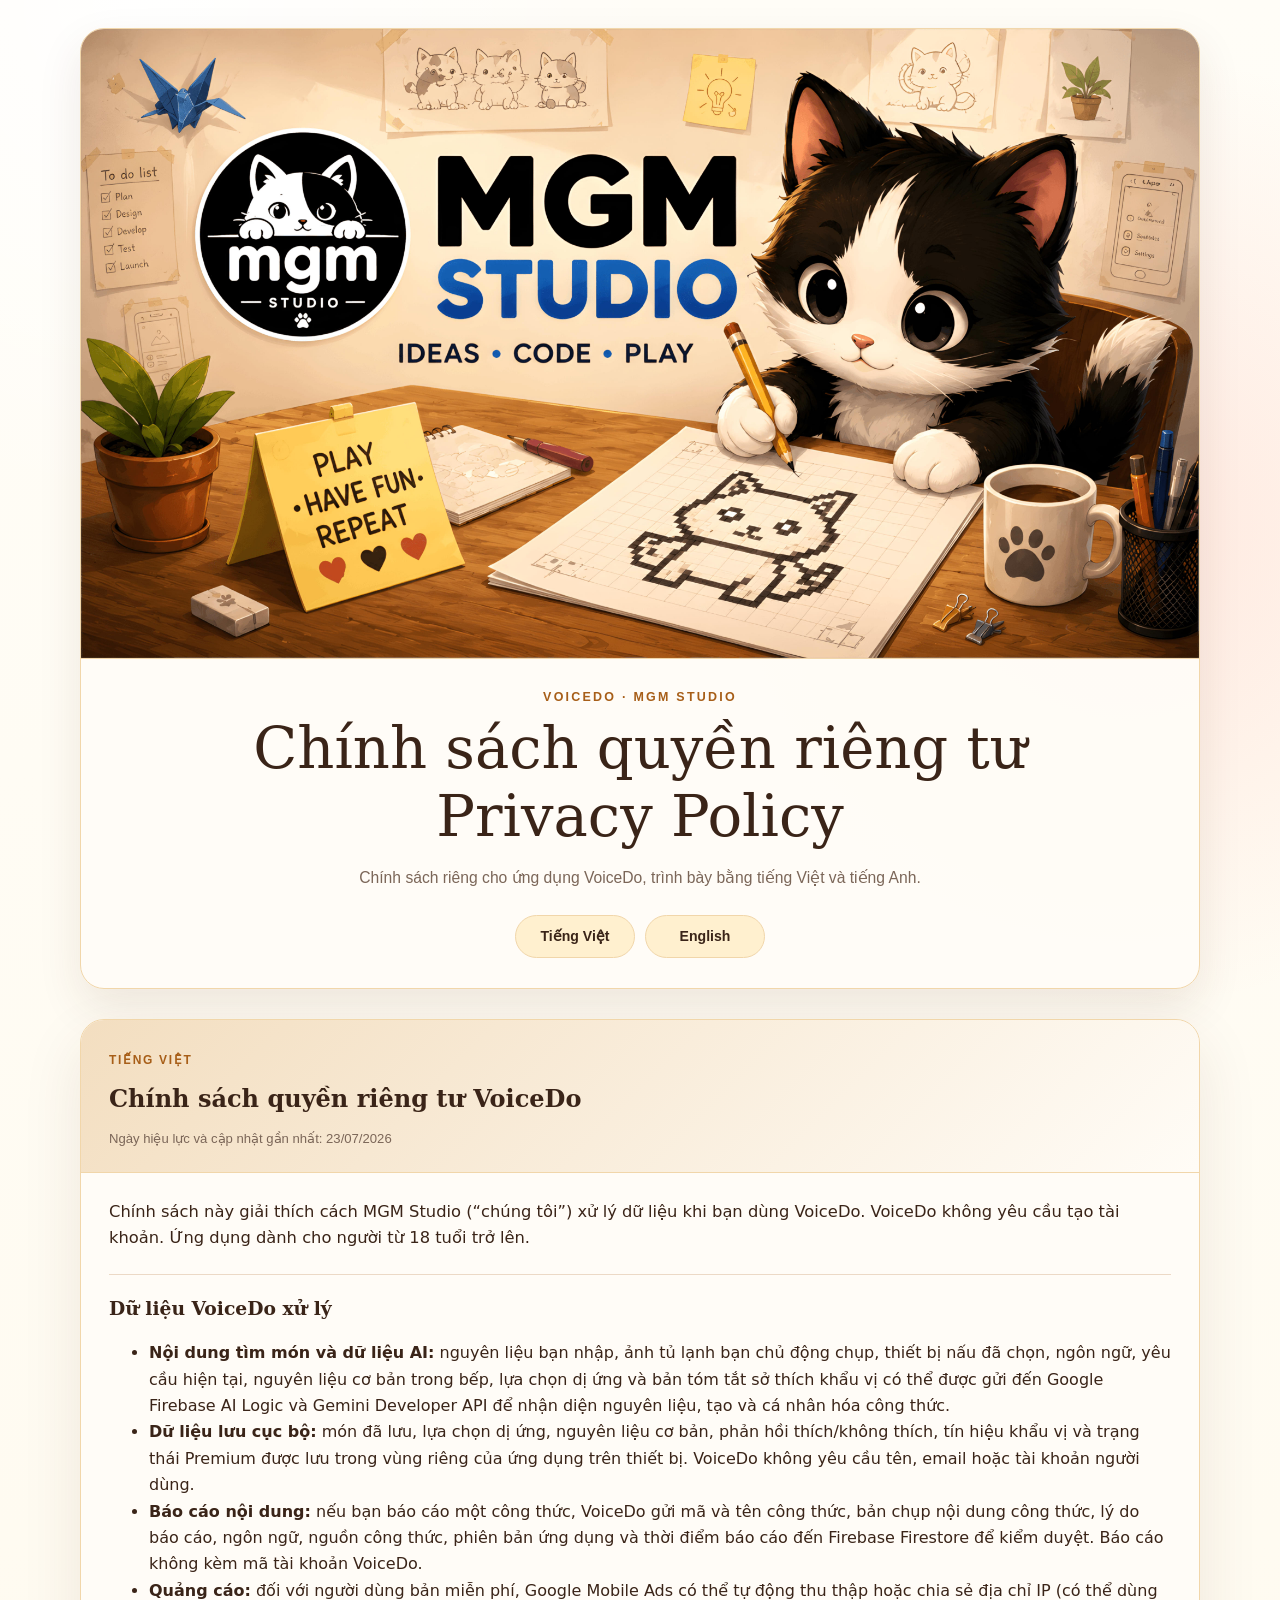
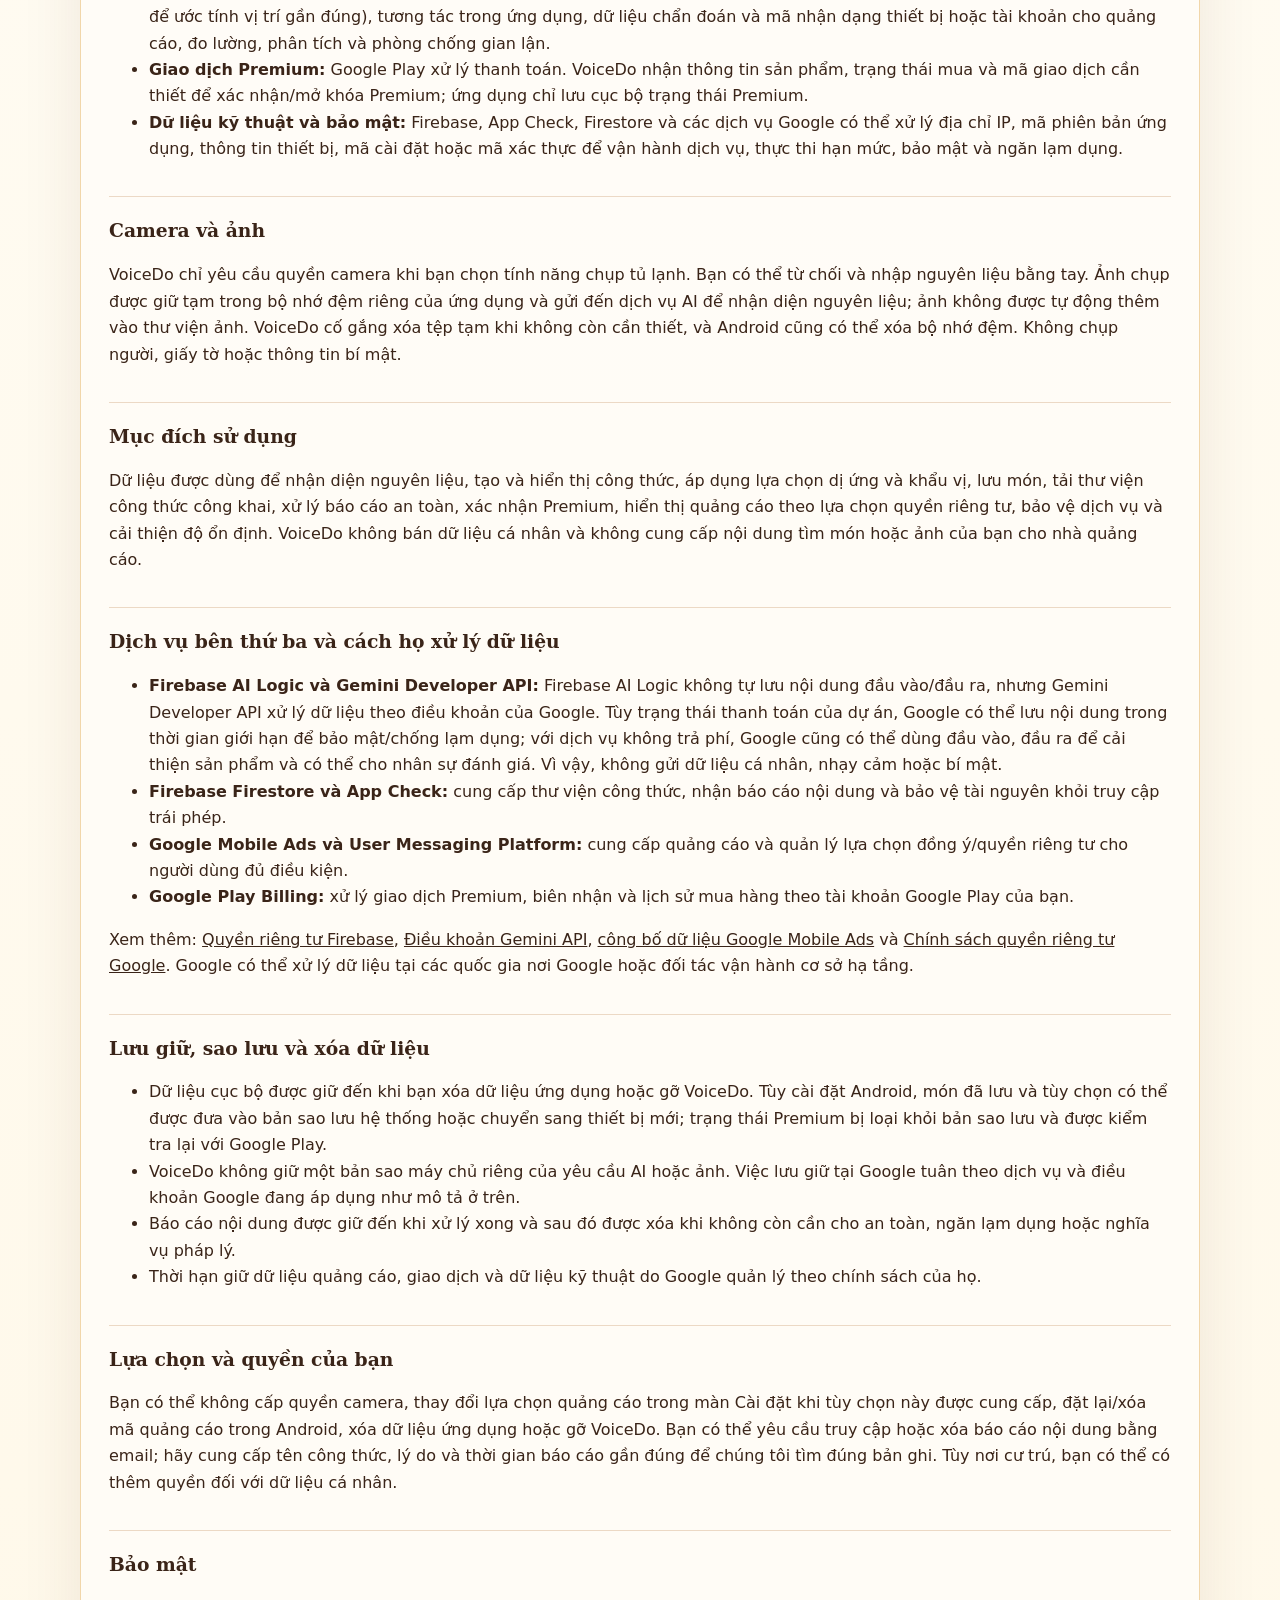
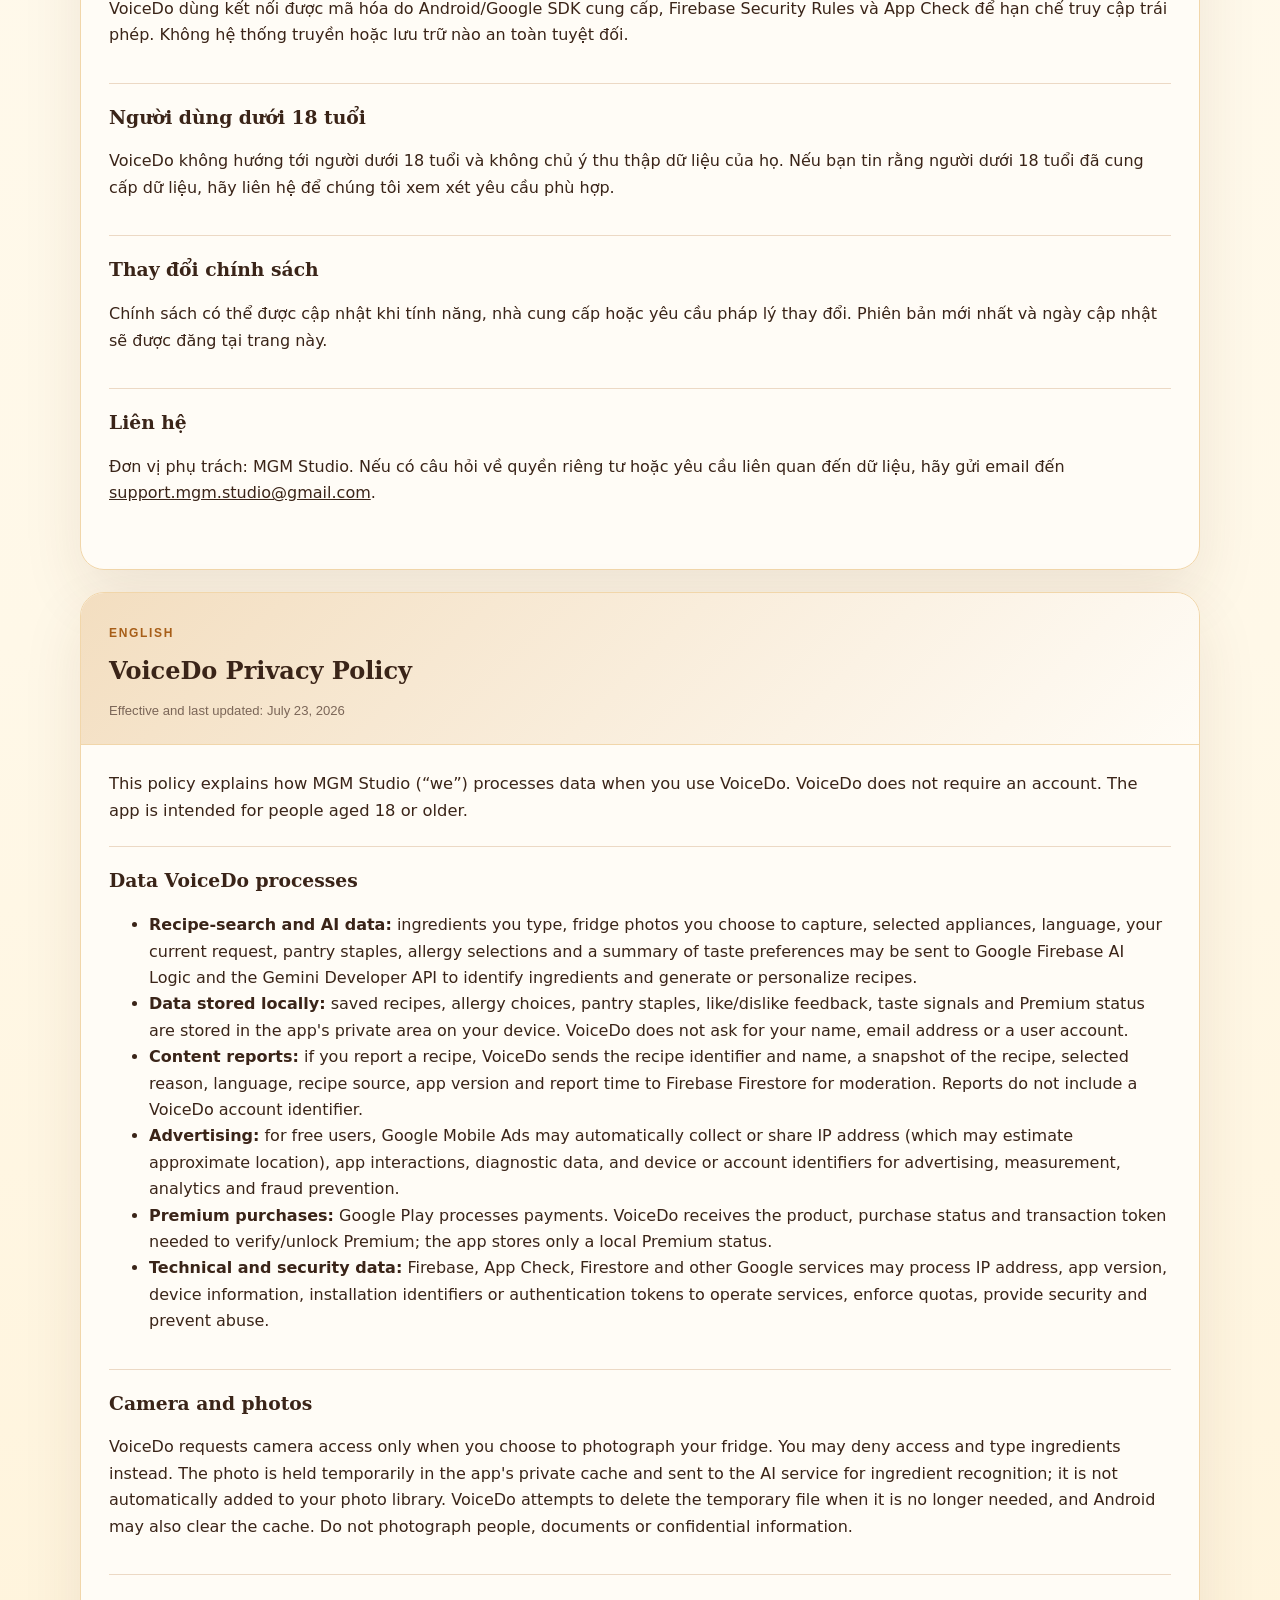
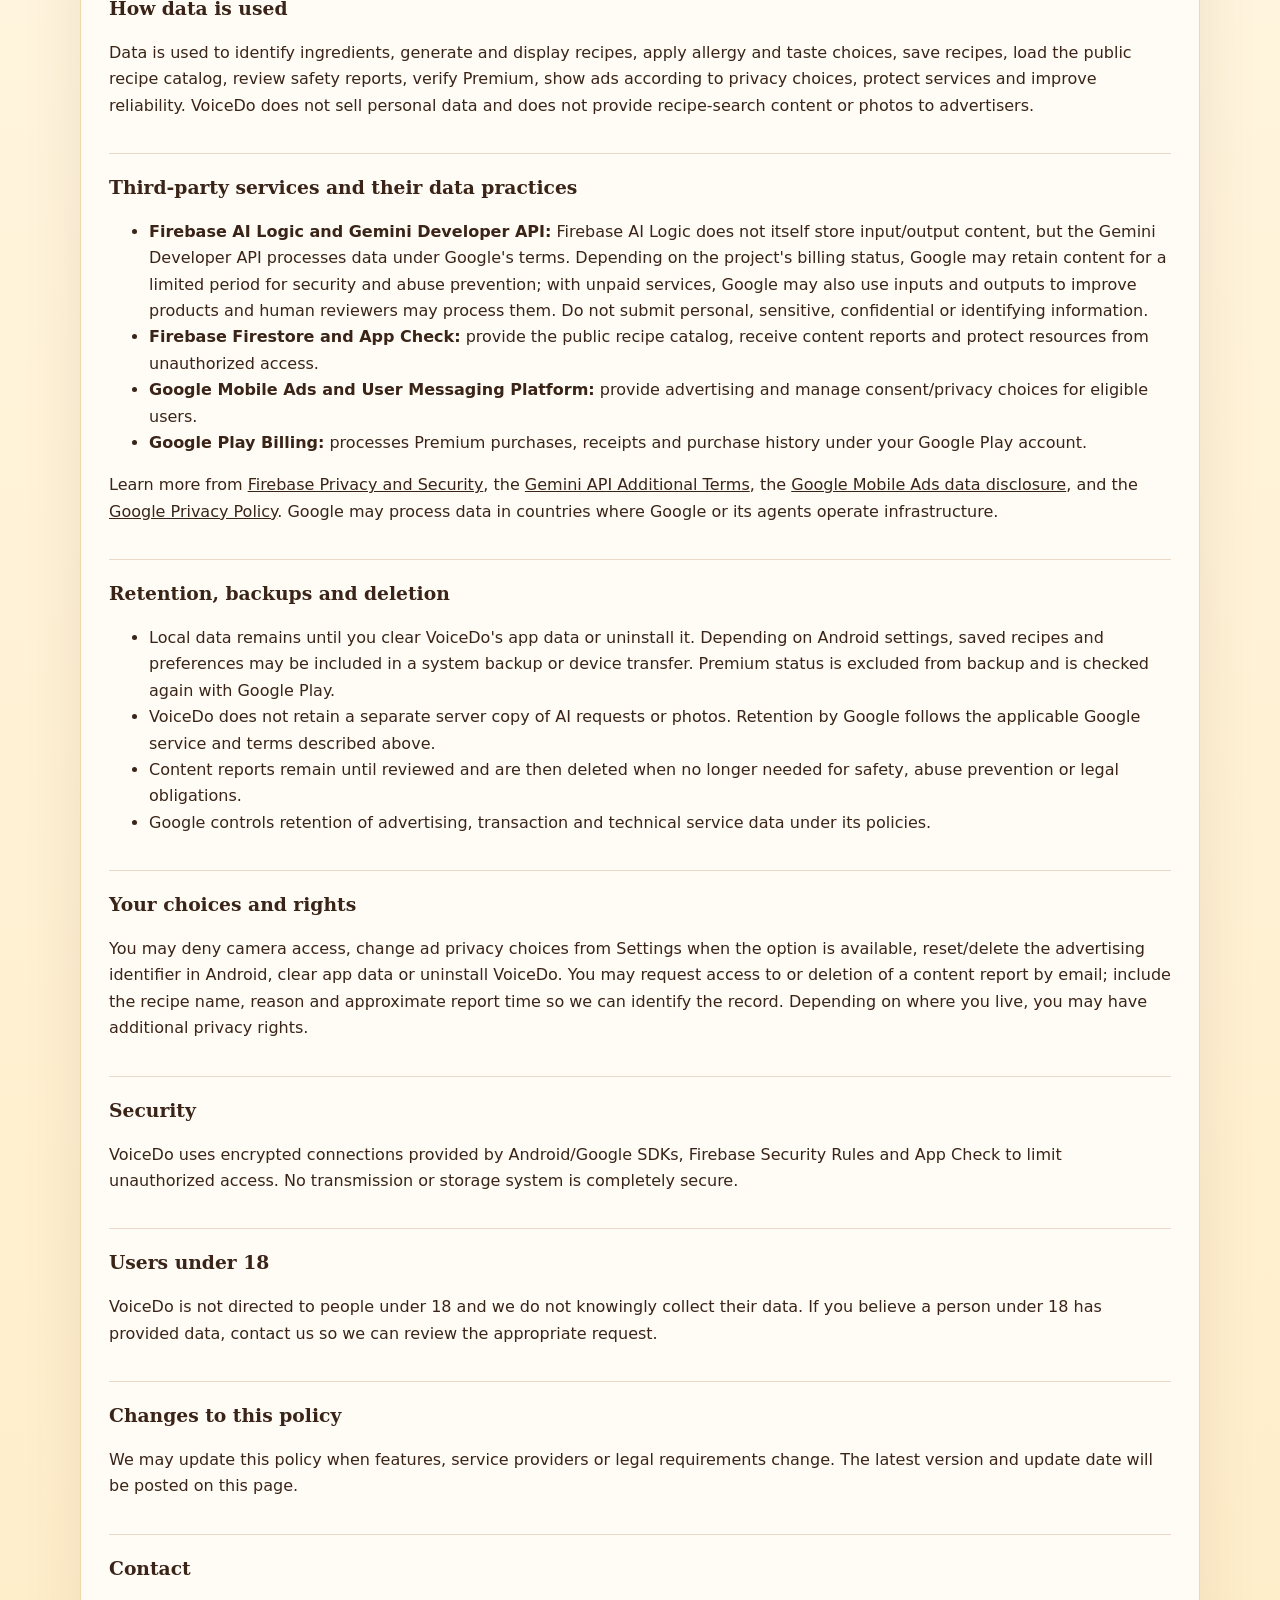
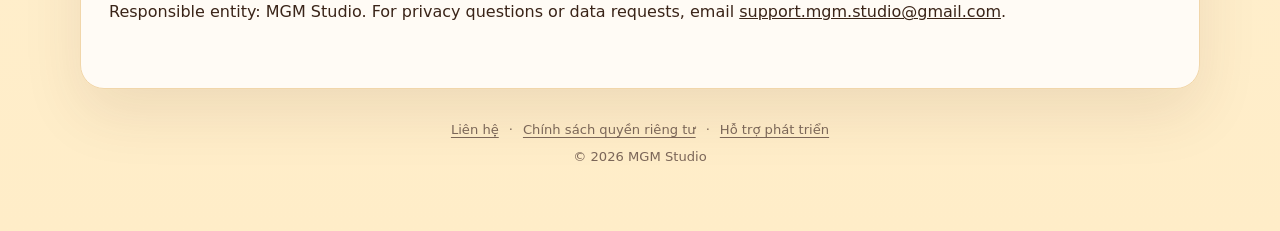
<file: privacy/voicedo/index.html>
<!doctype html>
<html lang="vi">
  <head>
    <meta charset="utf-8" />
    <meta name="viewport" content="width=device-width, initial-scale=1" />
    <meta
      name="description"
      content="Chính sách quyền riêng tư song ngữ của ứng dụng VoiceDo."
    />
    <meta name="color-scheme" content="light" />
    <meta name="theme-color" content="#fff8e8" />
    <title>VoiceDo | Chính sách quyền riêng tư · Privacy Policy</title>
    <link rel="stylesheet" href="../../assets/site.css" />
    </head>
  <body>
    <main class="page-shell">
      <header class="hero">
      <figure class="cover">
          <a href="../../" aria-label="Trang chủ">
            <img
              src="../../assets/policy-cover.jpg"
              alt="MGM Studio — Ideas, Code, Play"
              width="2048"
              height="1152"
              fetchpriority="high"
              decoding="async"
            />
          </a>
        </figure>
        <p class="eyebrow">VoiceDo · MGM Studio</p>
        <h1>Chính sách quyền riêng tư<br />Privacy Policy</h1>
        <p class="subtitle">
          Chính sách riêng cho ứng dụng VoiceDo, trình bày bằng tiếng Việt và tiếng Anh.
        </p>
        <nav class="language-nav" aria-label="Chọn ngôn ngữ · Choose a language">
          <a href="#tieng-viet">Tiếng Việt</a>
          <a href="#english">English</a>
        </nav>
      </header>

      <div class="policies">
        <article class="policy" id="tieng-viet" lang="vi">
          <header class="policy-header">
            <span class="language-label">Tiếng Việt</span>
            <h2>Chính sách quyền riêng tư VoiceDo</h2>
            <p class="updated">Ngày hiệu lực và cập nhật gần nhất: 23/07/2026</p>
          </header>
          <div class="policy-body">
            <p class="intro">
              Chính sách này giải thích cách MGM Studio (“chúng tôi”) xử lý dữ liệu khi
              bạn dùng VoiceDo. VoiceDo không yêu cầu tạo tài khoản. Ứng dụng dành cho
              người từ 18 tuổi trở lên.
            </p>

            <section>
              <h3>Dữ liệu VoiceDo xử lý</h3>
              <ul>
                <li>
                  <strong>Nội dung tìm món và dữ liệu AI:</strong> nguyên liệu bạn nhập,
                  ảnh tủ lạnh bạn chủ động chụp, thiết bị nấu đã chọn, ngôn ngữ, yêu cầu
                  hiện tại, nguyên liệu cơ bản trong bếp, lựa chọn dị ứng và bản tóm tắt
                  sở thích khẩu vị có thể được gửi đến Google Firebase AI Logic và
                  Gemini Developer API để nhận diện nguyên liệu, tạo và cá nhân hóa
                  công thức.
                </li>
                <li>
                  <strong>Dữ liệu lưu cục bộ:</strong> món đã lưu, lựa chọn dị ứng,
                  nguyên liệu cơ bản, phản hồi thích/không thích, tín hiệu khẩu vị và
                  trạng thái Premium được lưu trong vùng riêng của ứng dụng trên thiết
                  bị. VoiceDo không yêu cầu tên, email hoặc tài khoản người dùng.
                </li>
                <li>
                  <strong>Báo cáo nội dung:</strong> nếu bạn báo cáo một công thức,
                  VoiceDo gửi mã và tên công thức, bản chụp nội dung công thức, lý do
                  báo cáo, ngôn ngữ, nguồn công thức, phiên bản ứng dụng và thời điểm
                  báo cáo đến Firebase Firestore để kiểm duyệt. Báo cáo không kèm mã
                  tài khoản VoiceDo.
                </li>
                <li>
                  <strong>Quảng cáo:</strong> đối với người dùng bản miễn phí, Google
                  Mobile Ads có thể tự động thu thập hoặc chia sẻ địa chỉ IP (có thể
                  dùng để ước tính vị trí gần đúng), tương tác trong ứng dụng, dữ liệu
                  chẩn đoán và mã nhận dạng thiết bị hoặc tài khoản cho quảng cáo, đo
                  lường, phân tích và phòng chống gian lận.
                </li>
                <li>
                  <strong>Giao dịch Premium:</strong> Google Play xử lý thanh toán.
                  VoiceDo nhận thông tin sản phẩm, trạng thái mua và mã giao dịch cần
                  thiết để xác nhận/mở khóa Premium; ứng dụng chỉ lưu cục bộ trạng thái
                  Premium.
                </li>
                <li>
                  <strong>Dữ liệu kỹ thuật và bảo mật:</strong> Firebase, App Check,
                  Firestore và các dịch vụ Google có thể xử lý địa chỉ IP, mã phiên bản
                  ứng dụng, thông tin thiết bị, mã cài đặt hoặc mã xác thực để vận hành
                  dịch vụ, thực thi hạn mức, bảo mật và ngăn lạm dụng.
                </li>
              </ul>
            </section>

            <section>
              <h3>Camera và ảnh</h3>
              <p>
                VoiceDo chỉ yêu cầu quyền camera khi bạn chọn tính năng chụp tủ lạnh.
                Bạn có thể từ chối và nhập nguyên liệu bằng tay. Ảnh chụp được giữ tạm
                trong bộ nhớ đệm riêng của ứng dụng và gửi đến dịch vụ AI để nhận diện
                nguyên liệu; ảnh không được tự động thêm vào thư viện ảnh. VoiceDo cố
                gắng xóa tệp tạm khi không còn cần thiết, và Android cũng có thể xóa bộ
                nhớ đệm. Không chụp người, giấy tờ hoặc thông tin bí mật.
              </p>
            </section>

            <section>
              <h3>Mục đích sử dụng</h3>
              <p>
                Dữ liệu được dùng để nhận diện nguyên liệu, tạo và hiển thị công thức,
                áp dụng lựa chọn dị ứng và khẩu vị, lưu món, tải thư viện công thức công
                khai, xử lý báo cáo an toàn, xác nhận Premium, hiển thị quảng cáo theo
                lựa chọn quyền riêng tư, bảo vệ dịch vụ và cải thiện độ ổn định.
                VoiceDo không bán dữ liệu cá nhân và không cung cấp nội dung tìm món
                hoặc ảnh của bạn cho nhà quảng cáo.
              </p>
            </section>

            <section>
              <h3>Dịch vụ bên thứ ba và cách họ xử lý dữ liệu</h3>
              <ul>
                <li>
                  <strong>Firebase AI Logic và Gemini Developer API:</strong> Firebase
                  AI Logic không tự lưu nội dung đầu vào/đầu ra, nhưng Gemini Developer
                  API xử lý dữ liệu theo điều khoản của Google. Tùy trạng thái thanh
                  toán của dự án, Google có thể lưu nội dung trong thời gian giới hạn
                  để bảo mật/chống lạm dụng; với dịch vụ không trả phí, Google cũng có
                  thể dùng đầu vào, đầu ra để cải thiện sản phẩm và có thể cho nhân sự
                  đánh giá. Vì vậy, không gửi dữ liệu cá nhân, nhạy cảm hoặc bí mật.
                </li>
                <li>
                  <strong>Firebase Firestore và App Check:</strong> cung cấp thư viện
                  công thức, nhận báo cáo nội dung và bảo vệ tài nguyên khỏi truy cập
                  trái phép.
                </li>
                <li>
                  <strong>Google Mobile Ads và User Messaging Platform:</strong> cung
                  cấp quảng cáo và quản lý lựa chọn đồng ý/quyền riêng tư cho người dùng
                  đủ điều kiện.
                </li>
                <li>
                  <strong>Google Play Billing:</strong> xử lý giao dịch Premium, biên
                  nhận và lịch sử mua hàng theo tài khoản Google Play của bạn.
                </li>
              </ul>
              <p>
                Xem thêm:
                <a href="https://firebase.google.com/support/privacy">Quyền riêng tư Firebase</a>,
                <a href="https://ai.google.dev/gemini-api/terms">Điều khoản Gemini API</a>,
                <a href="https://developers.google.com/admob/android/privacy/play-data-disclosure">công bố dữ liệu Google Mobile Ads</a>
                và
                <a href="https://policies.google.com/privacy">Chính sách quyền riêng tư Google</a>.
                Google có thể xử lý dữ liệu tại các quốc gia nơi Google hoặc đối tác
                vận hành cơ sở hạ tầng.
              </p>
            </section>

            <section>
              <h3>Lưu giữ, sao lưu và xóa dữ liệu</h3>
              <ul>
                <li>
                  Dữ liệu cục bộ được giữ đến khi bạn xóa dữ liệu ứng dụng hoặc gỡ
                  VoiceDo. Tùy cài đặt Android, món đã lưu và tùy chọn có thể được đưa
                  vào bản sao lưu hệ thống hoặc chuyển sang thiết bị mới; trạng thái
                  Premium bị loại khỏi bản sao lưu và được kiểm tra lại với Google Play.
                </li>
                <li>
                  VoiceDo không giữ một bản sao máy chủ riêng của yêu cầu AI hoặc ảnh.
                  Việc lưu giữ tại Google tuân theo dịch vụ và điều khoản Google đang áp
                  dụng như mô tả ở trên.
                </li>
                <li>
                  Báo cáo nội dung được giữ đến khi xử lý xong và sau đó được xóa khi
                  không còn cần cho an toàn, ngăn lạm dụng hoặc nghĩa vụ pháp lý.
                </li>
                <li>
                  Thời hạn giữ dữ liệu quảng cáo, giao dịch và dữ liệu kỹ thuật do Google
                  quản lý theo chính sách của họ.
                </li>
              </ul>
            </section>

            <section>
              <h3>Lựa chọn và quyền của bạn</h3>
              <p>
                Bạn có thể không cấp quyền camera, thay đổi lựa chọn quảng cáo trong
                màn Cài đặt khi tùy chọn này được cung cấp, đặt lại/xóa mã quảng cáo
                trong Android, xóa dữ liệu ứng dụng hoặc gỡ VoiceDo. Bạn có thể yêu cầu
                truy cập hoặc xóa báo cáo nội dung bằng email; hãy cung cấp tên công
                thức, lý do và thời gian báo cáo gần đúng để chúng tôi tìm đúng bản ghi.
                Tùy nơi cư trú, bạn có thể có thêm quyền đối với dữ liệu cá nhân.
              </p>
            </section>

            <section>
              <h3>Bảo mật</h3>
              <p>
                VoiceDo dùng kết nối được mã hóa do Android/Google SDK cung cấp, Firebase
                Security Rules và App Check để hạn chế truy cập trái phép. Không hệ
                thống truyền hoặc lưu trữ nào an toàn tuyệt đối.
              </p>
            </section>

            <section>
              <h3>Người dùng dưới 18 tuổi</h3>
              <p>
                VoiceDo không hướng tới người dưới 18 tuổi và không chủ ý thu thập dữ
                liệu của họ. Nếu bạn tin rằng người dưới 18 tuổi đã cung cấp dữ liệu,
                hãy liên hệ để chúng tôi xem xét yêu cầu phù hợp.
              </p>
            </section>

            <section>
              <h3>Thay đổi chính sách</h3>
              <p>
                Chính sách có thể được cập nhật khi tính năng, nhà cung cấp hoặc yêu cầu
                pháp lý thay đổi. Phiên bản mới nhất và ngày cập nhật sẽ được đăng tại
                trang này.
              </p>
            </section>

            <section>
              <h3>Liên hệ</h3>
              <p>
                Đơn vị phụ trách: MGM Studio. Nếu có câu hỏi về quyền riêng tư hoặc yêu
                cầu liên quan đến dữ liệu, hãy gửi email đến
                <a href="mailto:support.mgm.studio@gmail.com">support.mgm.studio@gmail.com</a>.
              </p>
            </section>
          </div>
        </article>

        <article class="policy" id="english" lang="en">
          <header class="policy-header">
            <span class="language-label">English</span>
            <h2>VoiceDo Privacy Policy</h2>
            <p class="updated">Effective and last updated: July 23, 2026</p>
          </header>
          <div class="policy-body">
            <p class="intro">
              This policy explains how MGM Studio (“we”) processes data when you use
              VoiceDo. VoiceDo does not require an account. The app is intended for
              people aged 18 or older.
            </p>

            <section>
              <h3>Data VoiceDo processes</h3>
              <ul>
                <li>
                  <strong>Recipe-search and AI data:</strong> ingredients you type,
                  fridge photos you choose to capture, selected appliances, language,
                  your current request, pantry staples, allergy selections and a
                  summary of taste preferences may be sent to Google Firebase AI Logic
                  and the Gemini Developer API to identify ingredients and generate or
                  personalize recipes.
                </li>
                <li>
                  <strong>Data stored locally:</strong> saved recipes, allergy choices,
                  pantry staples, like/dislike feedback, taste signals and Premium
                  status are stored in the app's private area on your device. VoiceDo
                  does not ask for your name, email address or a user account.
                </li>
                <li>
                  <strong>Content reports:</strong> if you report a recipe, VoiceDo
                  sends the recipe identifier and name, a snapshot of the recipe,
                  selected reason, language, recipe source, app version and report time
                  to Firebase Firestore for moderation. Reports do not include a
                  VoiceDo account identifier.
                </li>
                <li>
                  <strong>Advertising:</strong> for free users, Google Mobile Ads may
                  automatically collect or share IP address (which may estimate
                  approximate location), app interactions, diagnostic data, and device
                  or account identifiers for advertising, measurement, analytics and
                  fraud prevention.
                </li>
                <li>
                  <strong>Premium purchases:</strong> Google Play processes payments.
                  VoiceDo receives the product, purchase status and transaction token
                  needed to verify/unlock Premium; the app stores only a local Premium
                  status.
                </li>
                <li>
                  <strong>Technical and security data:</strong> Firebase, App Check,
                  Firestore and other Google services may process IP address, app
                  version, device information, installation identifiers or
                  authentication tokens to operate services, enforce quotas, provide
                  security and prevent abuse.
                </li>
              </ul>
            </section>

            <section>
              <h3>Camera and photos</h3>
              <p>
                VoiceDo requests camera access only when you choose to photograph your
                fridge. You may deny access and type ingredients instead. The photo is
                held temporarily in the app's private cache and sent to the AI service
                for ingredient recognition; it is not automatically added to your
                photo library. VoiceDo attempts to delete the temporary file when it is
                no longer needed, and Android may also clear the cache. Do not
                photograph people, documents or confidential information.
              </p>
            </section>

            <section>
              <h3>How data is used</h3>
              <p>
                Data is used to identify ingredients, generate and display recipes,
                apply allergy and taste choices, save recipes, load the public recipe
                catalog, review safety reports, verify Premium, show ads according to
                privacy choices, protect services and improve reliability. VoiceDo
                does not sell personal data and does not provide recipe-search content
                or photos to advertisers.
              </p>
            </section>

            <section>
              <h3>Third-party services and their data practices</h3>
              <ul>
                <li>
                  <strong>Firebase AI Logic and Gemini Developer API:</strong> Firebase
                  AI Logic does not itself store input/output content, but the Gemini
                  Developer API processes data under Google's terms. Depending on the
                  project's billing status, Google may retain content for a limited
                  period for security and abuse prevention; with unpaid services,
                  Google may also use inputs and outputs to improve products and human
                  reviewers may process them. Do not submit personal, sensitive,
                  confidential or identifying information.
                </li>
                <li>
                  <strong>Firebase Firestore and App Check:</strong> provide the public
                  recipe catalog, receive content reports and protect resources from
                  unauthorized access.
                </li>
                <li>
                  <strong>Google Mobile Ads and User Messaging Platform:</strong>
                  provide advertising and manage consent/privacy choices for eligible
                  users.
                </li>
                <li>
                  <strong>Google Play Billing:</strong> processes Premium purchases,
                  receipts and purchase history under your Google Play account.
                </li>
              </ul>
              <p>
                Learn more from
                <a href="https://firebase.google.com/support/privacy">Firebase Privacy and Security</a>,
                the
                <a href="https://ai.google.dev/gemini-api/terms">Gemini API Additional Terms</a>,
                the
                <a href="https://developers.google.com/admob/android/privacy/play-data-disclosure">Google Mobile Ads data disclosure</a>,
                and the
                <a href="https://policies.google.com/privacy">Google Privacy Policy</a>.
                Google may process data in countries where Google or its agents
                operate infrastructure.
              </p>
            </section>

            <section>
              <h3>Retention, backups and deletion</h3>
              <ul>
                <li>
                  Local data remains until you clear VoiceDo's app data or uninstall
                  it. Depending on Android settings, saved recipes and preferences may
                  be included in a system backup or device transfer. Premium status is
                  excluded from backup and is checked again with Google Play.
                </li>
                <li>
                  VoiceDo does not retain a separate server copy of AI requests or
                  photos. Retention by Google follows the applicable Google service and
                  terms described above.
                </li>
                <li>
                  Content reports remain until reviewed and are then deleted when no
                  longer needed for safety, abuse prevention or legal obligations.
                </li>
                <li>
                  Google controls retention of advertising, transaction and technical
                  service data under its policies.
                </li>
              </ul>
            </section>

            <section>
              <h3>Your choices and rights</h3>
              <p>
                You may deny camera access, change ad privacy choices from Settings
                when the option is available, reset/delete the advertising identifier
                in Android, clear app data or uninstall VoiceDo. You may request access
                to or deletion of a content report by email; include the recipe name,
                reason and approximate report time so we can identify the record.
                Depending on where you live, you may have additional privacy rights.
              </p>
            </section>

            <section>
              <h3>Security</h3>
              <p>
                VoiceDo uses encrypted connections provided by Android/Google SDKs,
                Firebase Security Rules and App Check to limit unauthorized access. No
                transmission or storage system is completely secure.
              </p>
            </section>

            <section>
              <h3>Users under 18</h3>
              <p>
                VoiceDo is not directed to people under 18 and we do not knowingly
                collect their data. If you believe a person under 18 has provided data,
                contact us so we can review the appropriate request.
              </p>
            </section>

            <section>
              <h3>Changes to this policy</h3>
              <p>
                We may update this policy when features, service providers or legal
                requirements change. The latest version and update date will be posted
                on this page.
              </p>
            </section>

            <section>
              <h3>Contact</h3>
              <p>
                Responsible entity: MGM Studio. For privacy questions or data requests,
                email
                <a href="mailto:support.mgm.studio@gmail.com">support.mgm.studio@gmail.com</a>.
              </p>
            </section>
          </div>
        </article>
      </div>

      <footer>
        <nav class="footer-links" aria-label="Liên kết hỗ trợ">
          <a href="mailto:support.mgm.studio@gmail.com">Liên hệ</a>
          <span aria-hidden="true">·</span>
          <a href="../../privacy/">Chính sách quyền riêng tư</a>
          <span aria-hidden="true">·</span>
          <a href="../../donate/">Hỗ trợ phát triển</a>
        </nav>
        <p class="copyright">© 2026 MGM Studio</p>
      </footer>
    </main>
  </body>
</html>
</file>
<file: assets/site.css>
:root {
  color-scheme: light;
  --background: #fff8e8;
  --surface: rgba(255, 252, 247, 0.97);
  --surface-soft: #fff0cf;
  --accent: #e34c2d;
  --gold: #a75e18;
  --accent-dark: #c83e24;
  --accent-soft: #ff806b;
  --text: #3a2418;
  --muted: #7b6658;
  --border: #f1d6aa;
  --shadow: rgba(88, 53, 30, 0.1);
}

* {
  box-sizing: border-box;
}

html {
  scroll-behavior: smooth;
}

body {
  margin: 0;
  min-height: 100vh;
  background:
    radial-gradient(circle at 12% 0%, rgba(255, 255, 255, 0.92), transparent 32rem),
    radial-gradient(circle at 88% 8%, rgba(255, 128, 107, 0.16), transparent 30rem),
    linear-gradient(180deg, #fffdf7 0%, var(--background) 58%, #ffedc8 100%);
  color: var(--text);
  font-family: "Segoe UI", "Noto Sans", "DejaVu Sans", Arial, sans-serif;
  line-height: 1.65;
}

a {
  color: inherit;
}

a:focus-visible,
button:focus-visible {
  outline: 3px solid var(--accent);
  outline-offset: 4px;
}

img {
  max-width: 100%;
}

.page-shell {
  width: min(1120px, calc(100% - 32px));
  margin: 0 auto;
  padding: 28px 0 64px;
}

.hero,
.app-card,
.content-card,
.product-summary,
.donation-card,
.thank-you {
  border: 1px solid var(--border);
  background: var(--surface);
  box-shadow: 0 18px 44px var(--shadow);
}

.hero {
  overflow: hidden;
  border-radius: 24px;
  text-align: center;
  margin-bottom: 30px;
}

.cover {
  overflow: hidden;
  margin: 0;
  border-bottom: 1px solid var(--border);
  background: var(--surface-soft);
}

.cover img {
  display: block;
  width: 100%;
  height: auto;
  aspect-ratio: 16 / 9;
  object-fit: cover;
}

.hero-content {
  padding: 30px 24px 32px;
}

 .eyebrow {
        margin: 28px 24px 8px;
        color: var(--gold);
        font-family: Arial, Helvetica, sans-serif;
        font-size: 0.78rem;
        font-weight: 700;
        letter-spacing: 0.18em;
        text-transform: uppercase;
      }

h1,
h2,
h3 {
  margin: 0;
  color: var(--text);
  font-family: "Noto Serif", "DejaVu Serif", "Times New Roman", serif;
}

h1 {
  font-size: clamp(2rem, 5vw, 3.4rem);
  line-height: 1.18;
}

.policies {
  display: grid;
  grid-template-columns: 1fr;
  gap: 22px;
  align-items: start;
}

.policy {
  overflow: hidden;
  border: 1px solid var(--border);
  border-radius: 24px;
  background: var(--surface);
  box-shadow: 0 24px 60px var(--shadow);
}

.hero h1 {
      margin: 0;
    padding: 0 24px;
    color: var(--gold-bright);
    font-family: "Noto Serif", "DejaVu Serif", "Times New Roman", serif;
    font-size: clamp(2rem, 5vw, 3.6rem);
    font-weight: 500;
    line-height: 1.18;
}

.policy-header {
  padding: 26px 28px 22px;
  border-bottom: 1px solid var(--border);
  background: linear-gradient(135deg, #f3dec0, rgba(255, 252, 246, 0.6));
}

.language-label {
  display: inline-block;
  margin-bottom: 8px;
  color: var(--gold);
  font-family: Arial, Helvetica, sans-serif;
  font-size: 0.75rem;
  font-weight: 800;
  letter-spacing: 0.14em;
  text-transform: uppercase;
}

.updated {
  margin: 9px 0 0;
  color: var(--muted);
  font-family: Arial, Helvetica, sans-serif;
  font-size: 0.82rem;
}

.policy-body {
  padding: 8px 28px 28px;
}

.intro {
  margin: 18px 0 22px;
  font-size: 1.02rem;
}

.policy section {
  padding: 18px 0;
  border-top: 1px solid rgba(167, 94, 24, 0.22);
}

.subtitle {
    max-width: 680px;
    margin: 14px auto 0;
    padding: 0 24px;
    color: var(--muted);
    font-family: Arial, Helvetica, sans-serif;
    font-size: 0.98rem;
}

 .language-nav {
        display: flex;
        justify-content: center;
        gap: 10px;
        margin: 24px 24px 30px;
      }

      .language-nav a {
        min-width: 120px;
        padding: 9px 16px;
        border: 1px solid var(--border);
        border-radius: 999px;
        background: var(--surface-soft);
        color: var(--gold-bright);
        font-family: Arial, Helvetica, sans-serif;
        font-size: 0.88rem;
        font-weight: 700;
        text-decoration: none;
      }

      .language-nav a:hover {
        border-color: var(--gold);
        background: #edd0a4;
      }
.site-nav {
  margin: 14px 0 30px;
}

.nav-list {
  display: flex;
  flex-wrap: wrap;
  align-items: center;
  justify-content: center;
  gap: 4px;
  margin: 0;
  padding: 7px;
  list-style: none;
}

.site-nav a {
  display: block;
  padding: 8px 13px;
  border-radius: 10px;
  color: var(--muted);
  font-size: 0.86rem;
  font-weight: 800;
  text-decoration: none;
}

.site-nav a:hover {
  color: var(--accent);
  background: var(--surface-soft);
}

.site-nav a[aria-current="page"] {
  background: var(--accent);
  color: #fff;
}

.section-heading {
  margin: 0 0 18px;
}

.section-heading h2 {
  font-size: clamp(1.45rem, 3vw, 1.9rem);
}

.section-heading p {
  margin: 5px 0 0;
  color: var(--muted);
}

.app-grid {
  display: grid;
  grid-template-columns: repeat(3, minmax(0, 1fr));
  gap: 20px;
}

.app-card {
  display: flex;
  min-height: 370px;
  overflow: hidden;
  flex-direction: column;
  border-radius: 22px;
  transition:
    transform 160ms ease,
    border-color 160ms ease,
    box-shadow 160ms ease;
}

.app-card:hover {
  transform: translateY(-3px);
  border-color: var(--accent-soft);
  box-shadow: 0 22px 52px rgba(88, 53, 30, 0.14);
}

.app-card__top {
  display: flex;
  align-items: center;
  gap: 14px;
  padding: 22px;
  border-bottom: 1px solid var(--border);
  background: linear-gradient(135deg, var(--surface-soft), rgba(255, 252, 247, 0.72));
}

.app-icon {
  display: block;
  width: 68px;
  height: 68px;
  flex: 0 0 auto;
  border: 1px solid rgba(88, 53, 30, 0.08);
  border-radius: 18px;
  background: #fff;
  object-fit: cover;
  box-shadow: 0 8px 20px rgba(88, 53, 30, 0.12);
}

.app-name {
  margin: 0;
  font-size: 1.2rem;
  font-weight: 850;
  line-height: 1.25;
}

.app-store-name {
  margin: 4px 0 0;
  color: var(--muted);
  font-size: 0.8rem;
  font-weight: 650;
}

.app-card__body {
  display: flex;
  flex: 1;
  flex-direction: column;
  padding: 20px 22px 22px;
}

.app-platforms {
  display: flex;
  flex-wrap: wrap;
  gap: 7px;
  margin: 0 0 14px;
}

.app-platform {
  padding: 4px 9px;
  border: 1px solid var(--border);
  border-radius: 999px;
  background: var(--surface-soft);
  color: var(--muted);
  font-size: 0.72rem;
  font-weight: 750;
}

.app-description {
  margin: 0;
  color: var(--muted);
  font-size: 0.92rem;
}

.app-actions,
.product-actions {
  display: flex;
  flex-wrap: wrap;
  align-items: center;
  gap: 10px;
  margin-top: auto;
  padding-top: 24px;
}

.button {
  display: inline-flex;
  min-height: 42px;
  align-items: center;
  justify-content: center;
  padding: 9px 15px;
  border: 1px solid var(--accent);
  border-radius: 12px;
  background: var(--accent);
  color: #fff;
  font-size: 0.85rem;
  font-weight: 850;
  text-decoration: none;
  box-shadow: 0 8px 18px rgba(227, 76, 45, 0.18);
}

.button:hover {
  border-color: var(--accent-dark);
  background: var(--accent-dark);
}

.button--secondary {
  border-color: var(--border);
  background: #fffdf8;
  color: var(--accent);
  box-shadow: none;
}

.button--secondary:hover {
  border-color: var(--accent-soft);
  background: var(--surface-soft);
}

.product-summary {
  display: grid;
  grid-template-columns: auto minmax(0, 1fr);
  gap: 24px;
  align-items: center;
  margin-bottom: 22px;
  padding: 26px;
  border-radius: 22px;
}

.product-icon {
  width: 132px;
  height: 132px;
  border-radius: 28px;
  object-fit: cover;
  box-shadow: 0 16px 32px rgba(88, 53, 30, 0.16);
}

.product-summary h2 {
  font-size: clamp(1.6rem, 3vw, 2.2rem);
}

.product-summary p {
  margin: 8px 0 0;
  color: var(--muted);
}

.stats {
  display: grid;
  grid-template-columns: repeat(4, minmax(0, 1fr));
  gap: 1px;
  overflow: hidden;
  margin: 0 0 22px;
  border: 1px solid var(--border);
  border-radius: 18px;
  background: var(--border);
}

.stat {
  padding: 16px;
  background: var(--surface);
  text-align: center;
}

.stat strong,
.stat span {
  display: block;
}

.stat strong {
  font-size: 0.95rem;
}

.stat span {
  margin-top: 2px;
  color: var(--muted);
  font-size: 0.75rem;
}

.content-card {
  margin-top: 22px;
  padding: 26px;
  border-radius: 22px;
}

.content-card h2 {
  font-size: 1.55rem;
}

.content-card>p {
  margin: 10px 0 0;
  color: var(--muted);
}

.feature-grid {
  display: grid;
  grid-template-columns: repeat(2, minmax(0, 1fr));
  gap: 12px 24px;
  margin: 18px 0 0;
  padding: 0;
  list-style: none;
}

.feature-grid li {
  position: relative;
  padding-left: 26px;
  color: var(--muted);
}

.feature-grid li::before {
  position: absolute;
  top: 0;
  left: 0;
  color: var(--accent);
  content: "✓";
  font-weight: 900;
}

.gallery {
  display: grid;
  grid-template-columns: repeat(3, minmax(0, 1fr));
  gap: 16px;
  margin-top: 18px;
}

.gallery img {
  display: block;
  width: 100%;
  height: auto;
  border: 1px solid var(--border);
  border-radius: 18px;
  background: var(--surface-soft);
  box-shadow: 0 10px 26px rgba(88, 53, 30, 0.1);
}

.source-note {
  margin-top: 14px !important;
  font-size: 0.78rem;
}

.donation-grid {
  display: grid;
  grid-template-columns: repeat(2, minmax(0, 1fr));
  gap: 20px;
}

.donation-card {
  overflow: hidden;
  border-radius: 22px;
}

.card-heading {
  padding: 18px 22px;
  border-bottom: 1px solid var(--border);
  background: linear-gradient(135deg, var(--surface-soft), rgba(255, 252, 247, 0.72));
}

.card-heading h2 {
  font-size: 1.35rem;
}

.card-body {
  padding: 22px;
}

.qr {
  display: block;
  width: min(100%, 240px);
  height: auto;
  margin: 0 auto 18px;
  border: 8px solid #fff;
  border-radius: 18px;
  box-shadow: 0 8px 24px rgba(88, 53, 30, 0.12);
}

.bank-details {
  margin: 0;
}

.bank-details div {
  padding: 11px 0;
  border-top: 1px solid var(--border);
}

.bank-details dt {
  color: var(--muted);
  font-size: 0.78rem;
  font-weight: 700;
}

.bank-details dd {
  margin: 2px 0 0;
  font-weight: 800;
}

.account-row {
  display: flex;
  align-items: center;
  justify-content: space-between;
  gap: 10px;
}

.copy-button {
  flex: 0 0 auto;
  padding: 7px 10px;
  border: 1px solid var(--border);
  border-radius: 10px;
  background: #fffdf8;
  color: var(--accent);
  font: inherit;
  font-size: 0.8rem;
  font-weight: 800;
  cursor: pointer;
}

.donation-options {
  display: grid;
  gap: 12px;
}

.donation-option {
  display: flex;
  align-items: center;
  justify-content: space-between;
  padding: 16px 18px;
  border: 1px solid var(--border);
  border-radius: 12px;
  background: #fffdf8;
  color: var(--accent);
  font-weight: 800;
  text-decoration: none;
}

.donation-option::after {
  content: "↗";
}

.donation-option:hover,
.copy-button:hover {
  border-color: var(--accent-soft);
  background: var(--surface-soft);
}

.international-note {
  margin: 18px 0 0;
  color: var(--muted);
  font-size: 0.88rem;
}

.thank-you {
  margin-top: 22px;
  padding: 22px;
  border-radius: 20px;
  text-align: center;
}

.thank-you p {
  margin: 0;
}

.disclaimer {
  margin-top: 9px !important;
  color: var(--muted);
  font-size: 0.82rem;
}

.policy-list {
  display: grid;
  gap: 12px;
  margin: 0;
  padding: 0;
  list-style: none;
}

.policy-list a {
  display: flex;
  align-items: center;
  justify-content: space-between;
  padding: 16px 18px;
  border: 1px solid var(--border);
  border-radius: 14px;
  background: #fffdf8;
  color: var(--accent);
  font-weight: 800;
  text-decoration: none;
}

.policy-list a:hover {
  border-color: var(--accent-soft);
  background: var(--surface-soft);
}

footer {
  margin-top: 30px;
  color: var(--muted);
  font-size: 0.82rem;
  text-align: center;
}

.footer-links {
  display: flex;
  flex-wrap: wrap;
  align-items: center;
  justify-content: center;
  gap: 6px 10px;
}

.footer-links a {
  text-decoration-thickness: 1px;
  text-underline-offset: 3px;
}

.footer-links a:hover {
  color: var(--accent);
}

.copyright {
  margin: 5px 0 0;
}

[hidden] {
  display: none !important;
}

@media (max-width: 860px) {
  .app-grid {
    grid-template-columns: repeat(2, minmax(0, 1fr));
  }

  .stats {
    grid-template-columns: repeat(2, minmax(0, 1fr));
  }
}

@media (max-width: 680px) {

  .app-grid,
  .donation-grid,
  .feature-grid {
    grid-template-columns: 1fr;
  }

  .product-summary {
    grid-template-columns: 1fr;
    text-align: center;
  }

  .product-icon {
    margin: 0 auto;
  }

  .product-actions {
    justify-content: center;
  }

  .gallery {
    grid-template-columns: repeat(3, 78%);
    overflow-x: auto;
    padding-bottom: 10px;
    scroll-snap-type: x mandatory;
  }

  .gallery img {
    scroll-snap-align: start;
  }
}

@media (max-width: 520px) {
  .page-shell {
    width: min(100% - 20px, 1080px);
    padding-top: 12px;
  }

  .hero,
  .app-card,
  .content-card,
  .product-summary,
  .donation-card {
    border-radius: 18px;
  }

  .hero-content {
    padding-right: 18px;
    padding-left: 18px;
  }

  .cover img {
    aspect-ratio: 16 / 9;
  }

  .site-nav {
    overflow-x: auto;
  }

  .nav-list {
    width: max-content;
    min-width: 100%;
    flex-wrap: nowrap;
    justify-content: flex-start;
  }

  .stats {
    grid-template-columns: 1fr 1fr;
  }
}

@media (prefers-reduced-motion: reduce) {
  html {
    scroll-behavior: auto;
  }

  .app-card {
    transition: none;
  }
}
</file>
